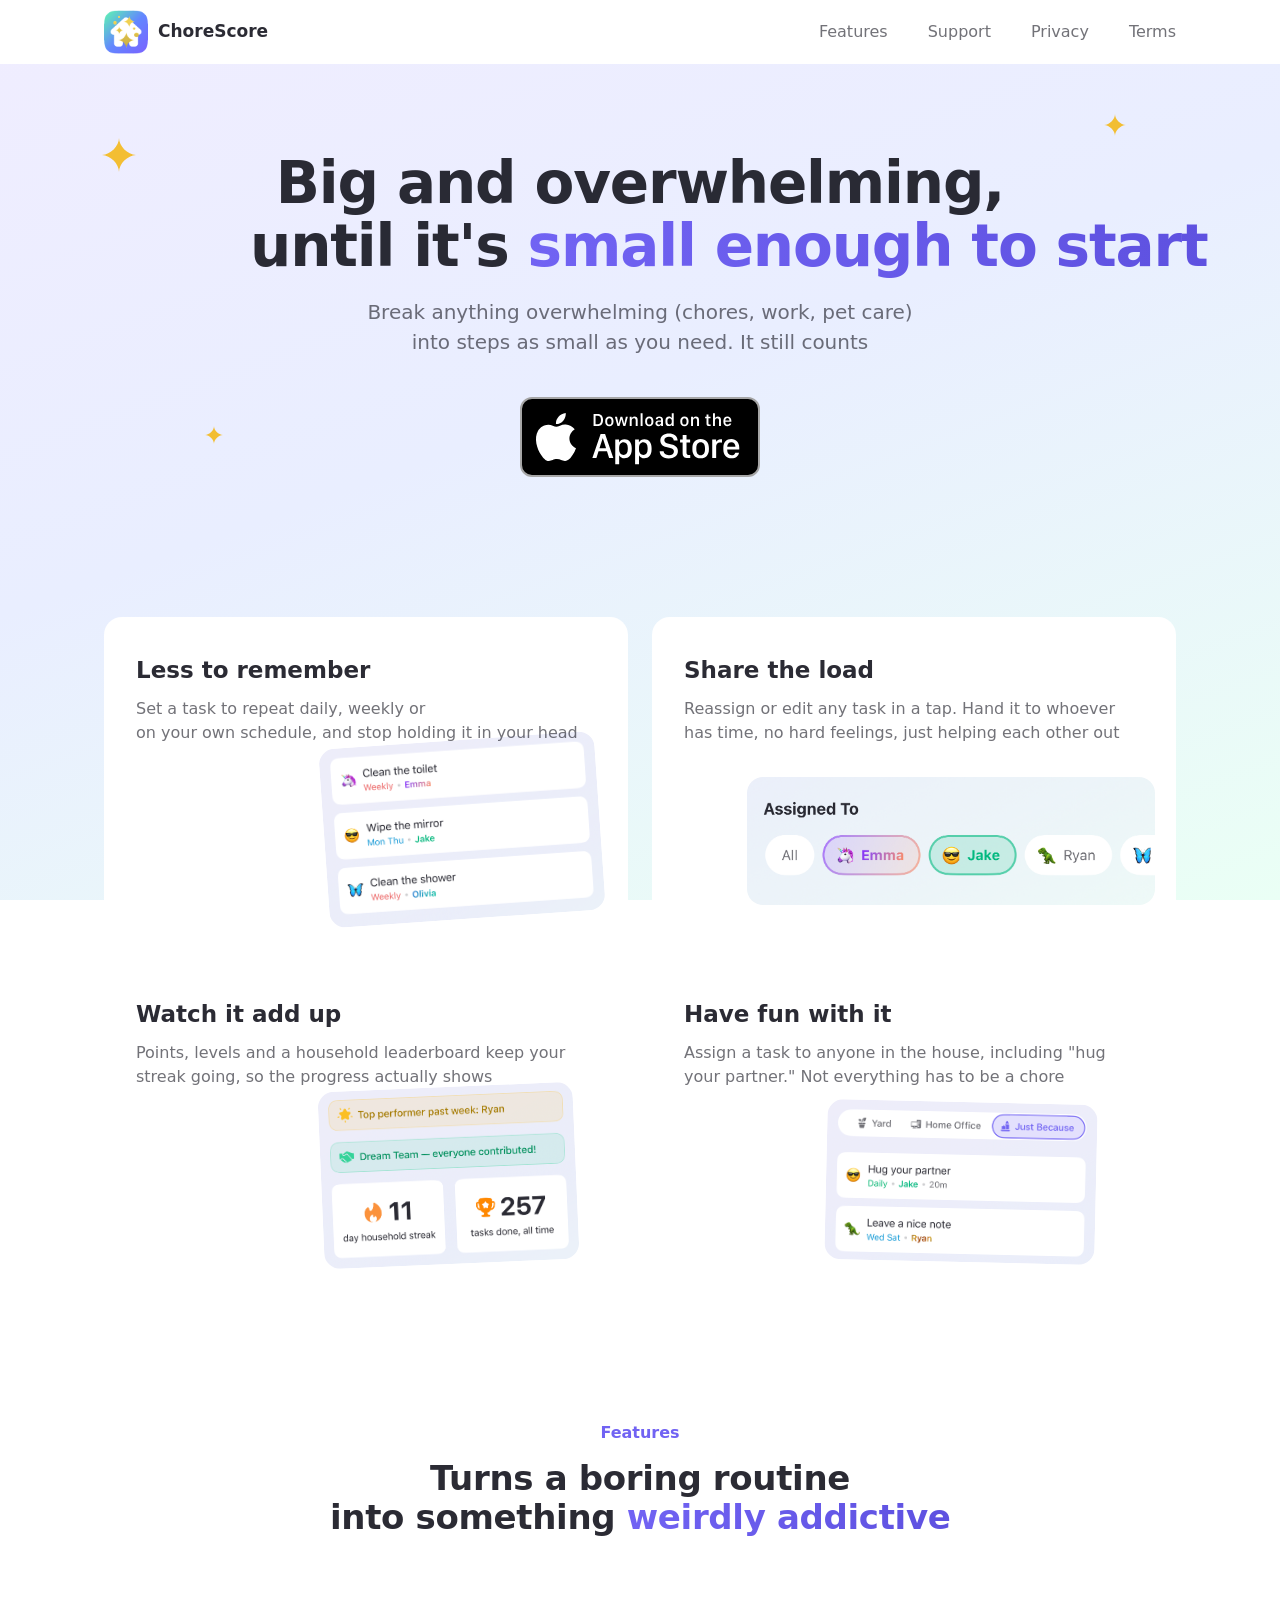
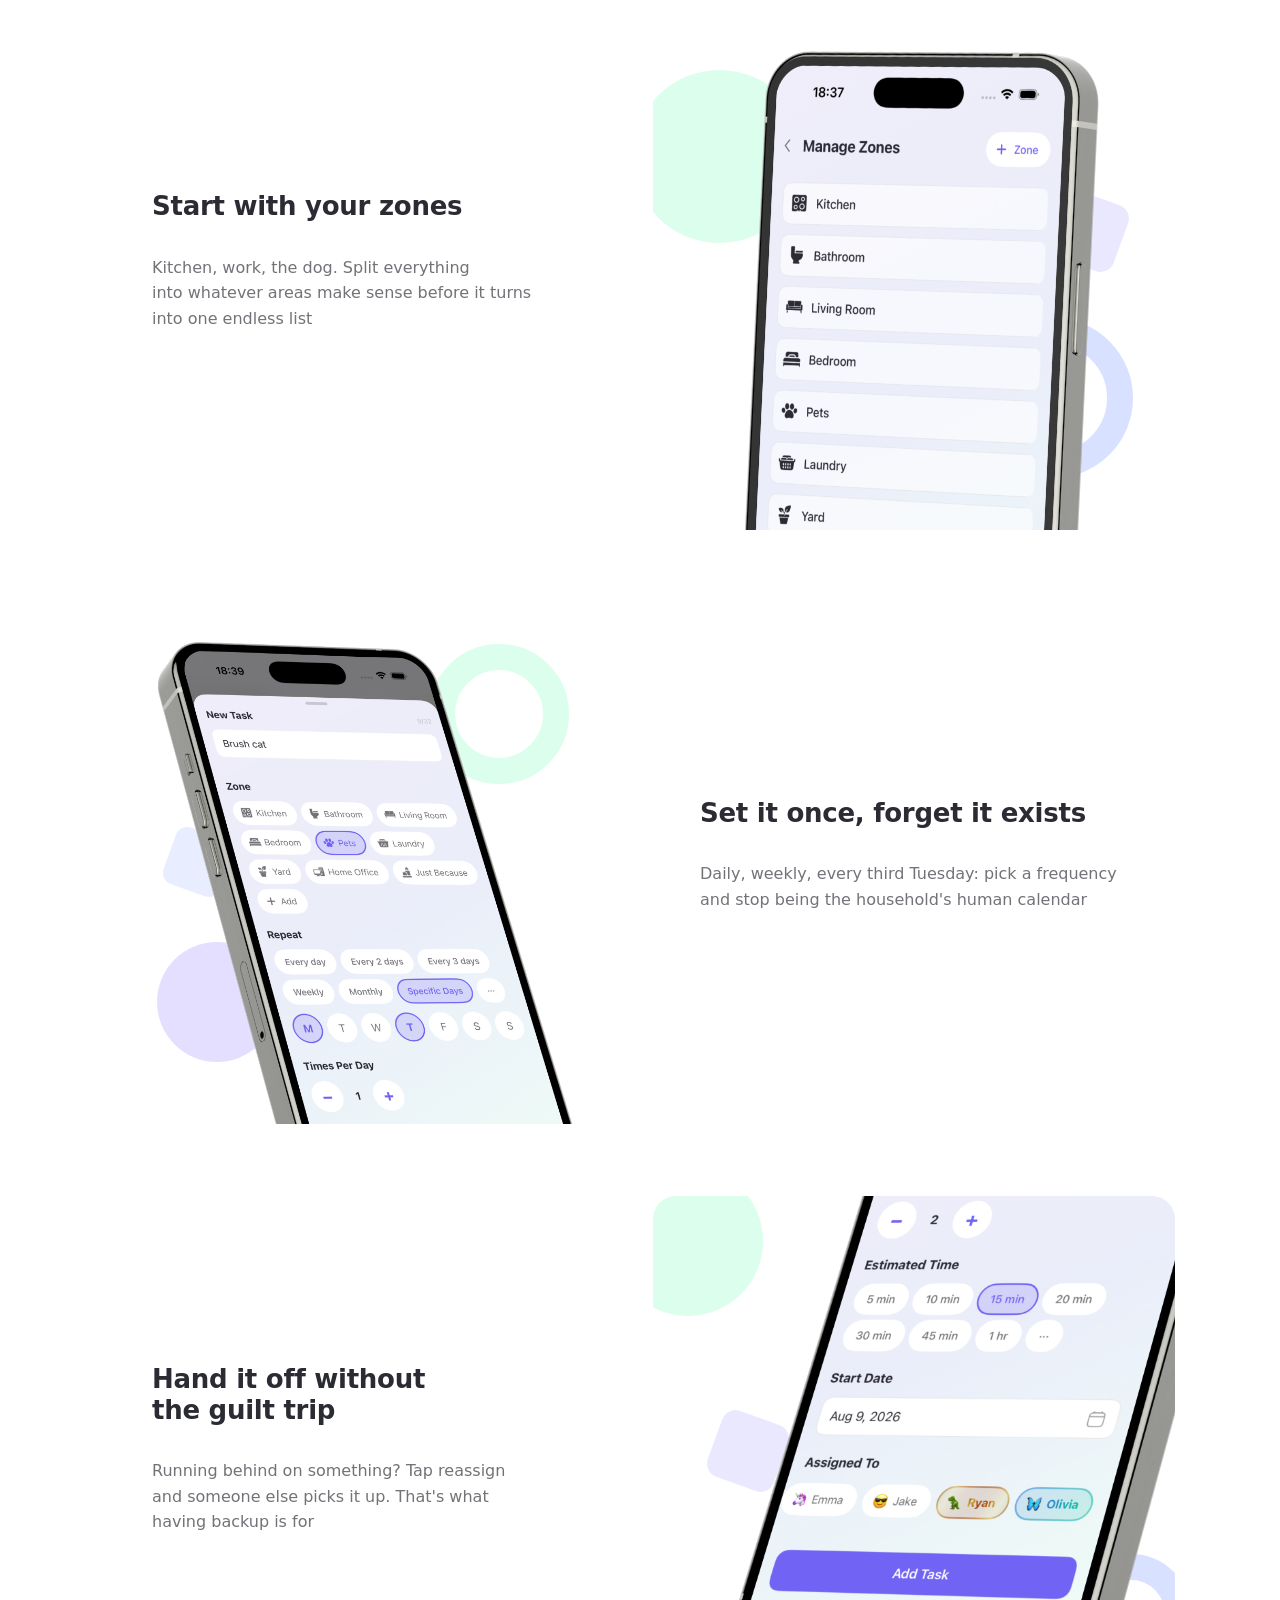
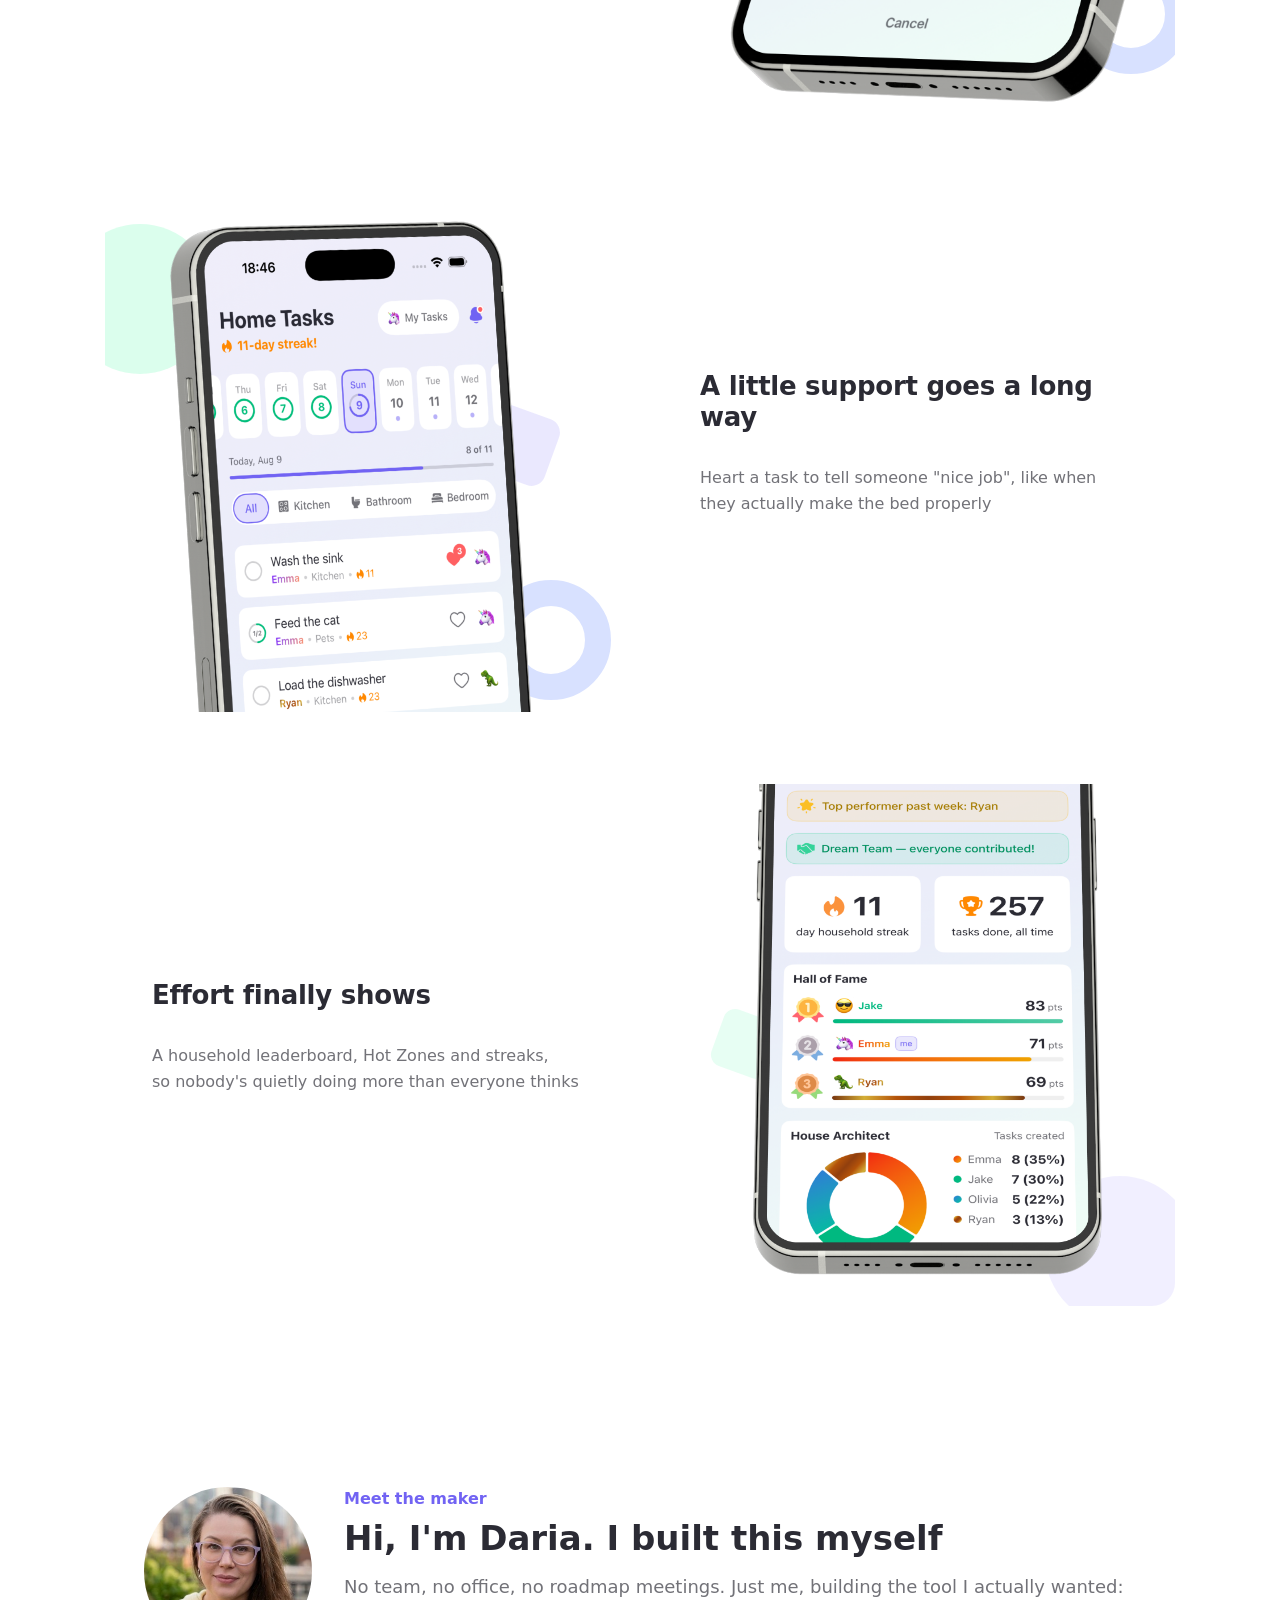
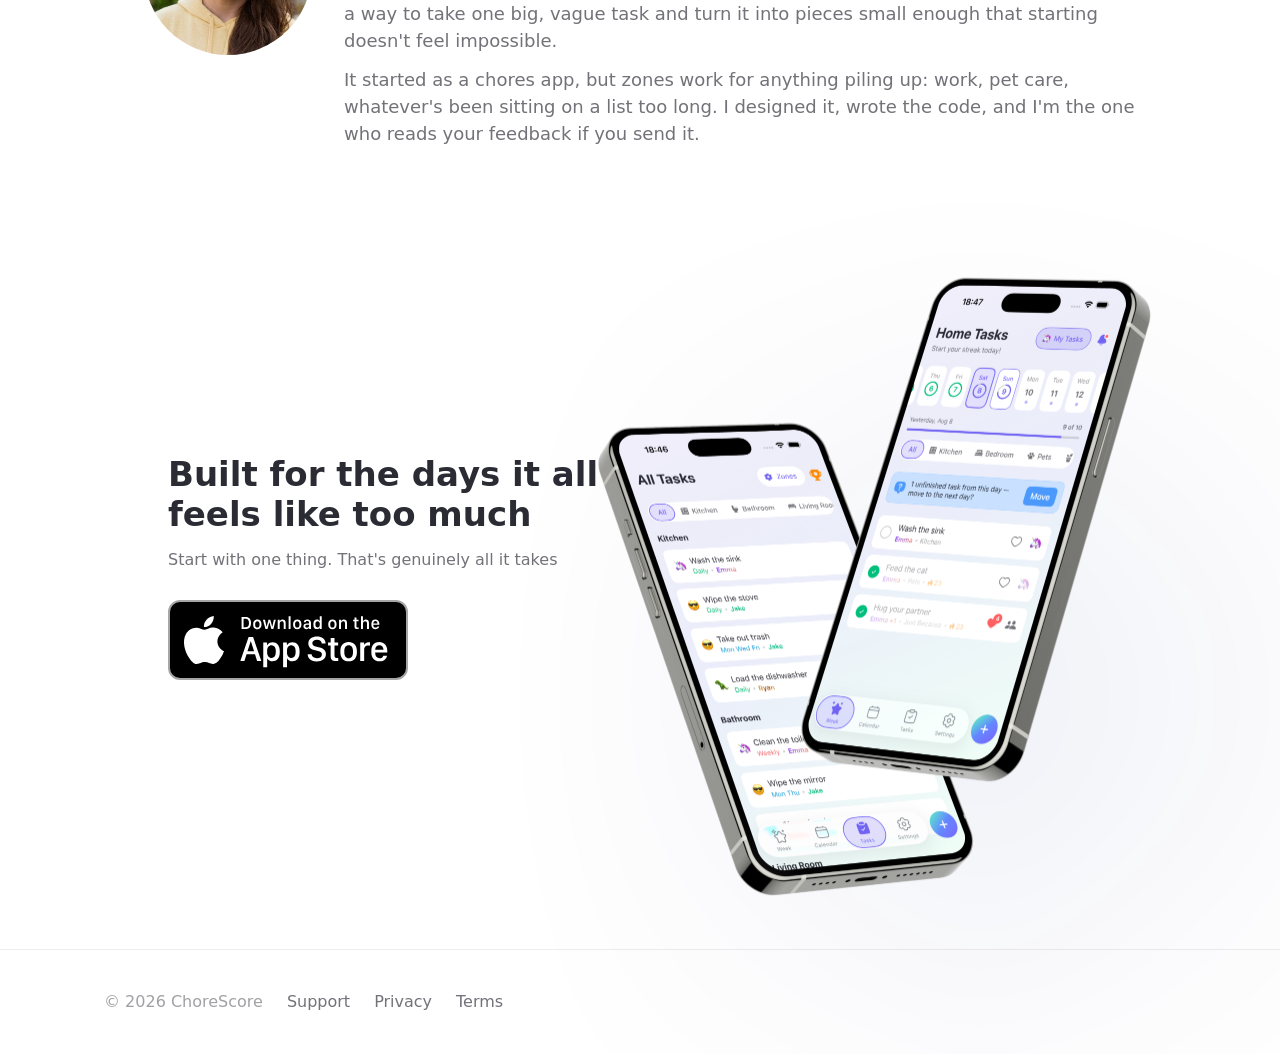
<file: index.html>
<!DOCTYPE html>
<html lang="en">
<head>
<meta charset="UTF-8">
<meta name="viewport" content="width=device-width, initial-scale=1.0">
<title>ChoreScore: break big tasks into pieces you can actually start</title>
<meta name="description" content="Split anything overwhelming (chores, work, pet care) into steps as small as you need. Zones, points and streaks. Built solo, available now on iOS.">
<link rel="icon" href="assets/favicon-32.png?v=3">
<link rel="apple-touch-icon" href="assets/icon-180.png">
<link rel="stylesheet" href="assets/styles.css?v=28">
</head>
<body>

<svg style="display:none">
  <defs>
    <symbol id="i-star" viewBox="0 0 24 24" fill="none" stroke="currentColor" stroke-width="1.8" stroke-linecap="round" stroke-linejoin="round"><path d="M12 3.5l2.5 5.4 5.9.7-4.3 4.1 1.1 5.8-5.2-2.9-5.2 2.9 1.1-5.8-4.3-4.1 5.9-.7z"/></symbol>
    <symbol id="i-calendar" viewBox="0 0 24 24" fill="none" stroke="currentColor" stroke-width="1.8" stroke-linecap="round" stroke-linejoin="round"><rect x="3.5" y="5" width="17" height="16" rx="3"/><path d="M3.5 10h17M8 3v4M16 3v4"/></symbol>
    <symbol id="i-clipboard" viewBox="0 0 24 24" fill="none" stroke="currentColor" stroke-width="1.8" stroke-linecap="round" stroke-linejoin="round"><rect x="5" y="4.5" width="14" height="17" rx="2.5"/><path d="M9 4a1.5 1.5 0 011.5-1.5h3A1.5 1.5 0 0115 4v1H9zM8.5 13l2.2 2.2L15.5 11"/></symbol>
    <symbol id="i-gear" viewBox="0 0 24 24" fill="none" stroke="currentColor" stroke-width="1.8" stroke-linecap="round" stroke-linejoin="round"><circle cx="12" cy="12" r="3.2"/><path d="M12 3.5v2.4M12 18.1v2.4M20.5 12h-2.4M5.9 12H3.5M17.7 6.3l-1.7 1.7M8 16l-1.7 1.7M17.7 17.7L16 16M8 8L6.3 6.3"/></symbol>
    <symbol id="i-plus" viewBox="0 0 24 24" fill="none" stroke="#fff" stroke-width="2.2" stroke-linecap="round"><path d="M12 5v14M5 12h14"/></symbol>
    <symbol id="i-heart" viewBox="0 0 24 24" fill="none" stroke="currentColor" stroke-width="1.8" stroke-linecap="round" stroke-linejoin="round"><path d="M12 20s-7.5-4.7-9.8-9.4C.8 7.2 2.6 4 6 4c2 0 3.4 1 6 3.6C14.6 5 16 4 18 4c3.4 0 5.2 3.2 3.8 6.6C19.5 15.3 12 20 12 20z"/></symbol>
    <symbol id="i-zone" viewBox="0 0 24 24" fill="none" stroke="currentColor" stroke-width="1.8" stroke-linecap="round" stroke-linejoin="round"><path d="M4 11l8-6.5L20 11"/><path d="M6 10v9a1 1 0 001 1h10a1 1 0 001-1v-9"/></symbol>
    <symbol id="i-arrow-up" viewBox="0 0 24 24" fill="none" stroke="currentColor" stroke-width="2.2" stroke-linecap="round" stroke-linejoin="round"><path d="M5 15l7-7 7 7"/></symbol>
  </defs>
</svg>

<nav class="site-nav">
  <div class="wrap">
    <a class="brand" href="#top">
      <img src="assets/icon-mark-120.png" alt="ChoreScore icon">
      <span class="brand-name">ChoreScore</span>
    </a>
    <div class="nav-right">
      <div class="nav-links">
        <a href="#showcase">Features</a>
        <a href="support.html">Support</a>
        <a href="privacy.html">Privacy</a>
        <a href="terms.html">Terms</a>
      </div>
      <button class="nav-burger" type="button" aria-label="Menu" aria-expanded="false">
        <svg class="burger-icon" width="24" height="24" viewBox="0 0 24 24" fill="none"><path d="M4 5H20M4 12H20M4 19H20" stroke="currentColor" stroke-width="2" stroke-linecap="round" stroke-linejoin="round"/></svg>
        <svg class="close-icon" width="24" height="24" viewBox="0 0 24 24" fill="none"><path d="M18 6L6 18M6 6L18 18" stroke="currentColor" stroke-width="2" stroke-linecap="round" stroke-linejoin="round"/></svg>
      </button>
    </div>
  </div>
</nav>

<header class="hero" id="top">
  <div class="sparkle" style="top:18%; left:8%; width:34px; height:34px; animation-delay:0.4s;">
    <svg viewBox="0 0 40 40" fill="currentColor"><path d="M20 40c0-9.6-10-19.6-20-20 10-0.4 20-10.4 20-20 0 9.6 10 19.6 20 20-10 0.4-20 10.4-20 20Z"/></svg>
  </div>
  <div class="sparkle" style="top:12%; right:12%; width:22px; height:22px; animation-delay:1.6s;">
    <svg viewBox="0 0 40 40" fill="currentColor"><path d="M20 40c0-9.6-10-19.6-20-20 10-0.4 20-10.4 20-20 0 9.6 10 19.6 20 20-10 0.4-20 10.4-20 20Z"/></svg>
  </div>
  <div class="sparkle" style="bottom:8%; left:16%; width:18px; height:18px; animation-delay:0.9s;">
    <svg viewBox="0 0 40 40" fill="currentColor"><path d="M20 40c0-9.6-10-19.6-20-20 10-0.4 20-10.4 20-20 0 9.6 10 19.6 20 20-10 0.4-20 10.4-20 20Z"/></svg>
  </div>

  <div class="wrap">
    <h1>Big and overwhelming, <span class="until-loose">until </span><span class="no-split"><span class="until-joined">until </span>it's <span class="accent">small enough to start</span></span></h1>
    <p class="subhead">Break anything overwhelming (chores, work, <span class="no-split">pet care</span>) into steps <span class="no-split">as small</span> <span class="no-split">as you need.</span> <span class="no-split">It still counts</span></p>
    <div class="hero-cta">
      <a href="https://apps.apple.com/us/app/chorescore-beat-the-mess/id6801770118" target="_blank" rel="noopener">
        <img class="store-pill" src="assets/appstore-download.svg" alt="Download on the App Store">
      </a>
    </div>
  </div>
</header>

<section id="features">
  <div class="wrap">
    <div class="feature-grid-4">
      <div class="feature-card reveal">
        <div class="fc-copy">
          <h3>Less to remember</h3>
          <p>Set a task to repeat daily, weekly or <span class="no-split">on your own schedule,</span> <span class="no-split">and stop</span> <span class="no-split">holding it</span> <span class="no-split">in your head</span></p>
        </div>
        <img class="fc-shot corner" src="assets/perks/perk1.png" alt="Task cards showing Weekly and Mon Thu repeat schedules">
      </div>
      <div class="feature-card reveal" style="transition-delay:0.05s">
        <div class="fc-copy">
          <h3>Share the load</h3>
          <p>Reassign or edit any task <span class="no-split">in a tap</span>. <span class="no-split">Hand it</span> <span class="no-split">to whoever</span> <span class="no-split">has time</span>, <span class="no-split">no hard</span> feelings, just helping <span class="no-split">each other out</span></p>
        </div>
        <img class="fc-shot" src="assets/perks/perk2.png" alt="Assigned To row showing Emma and Jake selected">
      </div>
      <div class="feature-card reveal" style="transition-delay:0.1s">
        <div class="fc-copy">
          <h3>Watch it add up</h3>
          <p>Points, levels and <span class="no-split">a household</span> leaderboard keep your streak going, <span class="no-split">so the progress</span> <span class="no-split">actually shows</span></p>
        </div>
        <img class="fc-shot tilt-3" src="assets/perks/perk3.png" alt="Top performer and Dream Team banners with streak and all-time stats">
      </div>
      <div class="feature-card reveal" style="transition-delay:0.15s">
        <div class="fc-copy">
          <h3>Have fun with it</h3>
          <p>Assign a task to anyone <span class="no-split">in the house,</span> including "hug your partner." Not everything <span class="no-split">has to be a chore</span></p>
        </div>
        <img class="fc-shot tilt-4" src="assets/perks/perk4.png" alt="Just Because zone tasks including Hug your partner">
      </div>
    </div>
  </div>
</section>


<section id="showcase">
  <div class="wrap">
    <div class="section-head reveal">
      <span class="eyebrow">Features</span>
      <h2>Turns a boring routine <span class="no-split">into something <span class="grad-text">weirdly addictive</span></span></h2>
    </div>

    <div class="feature-row reveal">
      <div class="fr-text">
        <h3>Start with your zones</h3>
        <p>Kitchen, work, the dog. Split everything <span class="no-split">into whatever</span> areas make sense before <span class="no-split">it turns</span> <span class="no-split">into one</span> <span class="no-split">endless list</span></p>
      </div>
      <div class="fr-visual">
        <div class="fr-backdrop fr-backdrop-mint">
          <div class="fr-shape circle" style="width:173px;height:173px;top:62px;left:-20px;background:#5EF9B0;opacity:0.225;"></div>
          <div class="fr-shape ring" style="width:160px;height:160px;bottom:10%;right:8%;color:#6388FF;opacity:0.25;"></div>
          <div class="fr-shape square" style="width:70px;height:70px;top:36%;right:10%;background:#7163F3;opacity:0.15;"></div>
          <img class="fr-shot fr-shot-1" src="assets/feats/feat1.png" alt="Zones list showing Kitchen, Bathroom, Living Room and more">
        </div>
      </div>
    </div>

    <div class="feature-row reverse reveal">
      <div class="fr-text">
        <h3>Set it once, forget it exists</h3>
        <p>Daily, weekly, every third Tuesday: pick <span class="no-split">a frequency</span> <span class="no-split">and stop</span> being <span class="no-split">the household's</span> <span class="no-split">human calendar</span></p>
      </div>
      <div class="fr-visual">
        <div class="fr-backdrop fr-backdrop-purple">
          <div class="fr-shape ring" style="width:140px;height:140px;top:8%;right:58px;color:#5EF9B0;opacity:0.225;"></div>
          <div class="fr-shape circle" style="width:120px;height:120px;bottom:12%;left:10%;background:#7B61FF;opacity:0.2;"></div>
          <div class="fr-shape square" style="width:60px;height:60px;top:44%;left:12%;background:#6388FF;opacity:0.15;"></div>
          <img class="fr-shot fr-shot-2" src="assets/feats/feat2.png" alt="New Task form with repeat schedule and times per day">
        </div>
      </div>
    </div>
    <div class="feature-row reveal">
      <div class="fr-text">
        <h3>Hand it off without <span class="no-split">the guilt trip</span></h3>
        <p>Running behind on something? Tap reassign <span class="no-split">and someone else</span> <span class="no-split">picks it up.</span> <span class="no-split">That's what</span> <span class="no-split">having backup is for</span></p>
      </div>
      <div class="fr-visual">
        <div class="fr-backdrop fr-backdrop-mint">
          <div class="fr-shape circle" style="width:150px;height:150px;top:-30px;left:-40px;background:#5EF9B0;opacity:0.225;"></div>
          <div class="fr-shape ring" style="width:120px;height:120px;bottom:44px;right:-16px;color:#6388FF;opacity:0.25;"></div>
          <div class="fr-shape square" style="width:70px;height:70px;top:42%;left:60px;background:#7163F3;opacity:0.15;"></div>
          <img class="fr-shot fr-shot-3" src="assets/feats/feat3.png" alt="Reassign to row showing Anya, Misha and Kid chips">
        </div>
      </div>
    </div>
    <div class="feature-row reverse reveal">
      <div class="fr-text">
        <h3>A little support goes a long way</h3>
        <p>Heart a task to tell someone "nice job", like when they actually make <span class="no-split">the bed properly</span></p>
      </div>
      <div class="fr-visual">
        <div class="fr-backdrop fr-backdrop-mint">
          <div class="fr-shape circle" style="width:150px;height:150px;top:34px;left:-40px;background:#5EF9B0;opacity:0.225;"></div>
          <div class="fr-shape ring" style="width:120px;height:120px;bottom:12px;right:16px;color:#6388FF;opacity:0.25;"></div>
          <div class="fr-shape square" style="width:70px;height:70px;top:42%;right:14%;background:#7163F3;opacity:0.15;"></div>
          <img class="fr-shot fr-shot-4" src="assets/feats/feat4.png" alt="Task cards with a liked heart on Made the bed">
        </div>
      </div>
    </div>
    <div class="feature-row reveal">
      <div class="fr-text">
        <h3>Effort finally shows</h3>
        <p>A household leaderboard, Hot Zones <span class="no-split">and streaks,</span> <span class="no-split">so nobody's</span> quietly doing more than <span class="no-split">everyone thinks</span></p>
      </div>
      <div class="fr-visual">
        <div class="fr-backdrop fr-backdrop-purple">
          <div class="fr-shape circle" style="width:150px;height:150px;bottom:-20px;right:-20px;background:#7B61FF;opacity:0.1;"></div>
          <div class="fr-shape square" style="width:60px;height:60px;top:44%;left:12%;background:#5EF9B0;opacity:0.15;"></div>
          <img class="fr-shot fr-shot-5" src="assets/feats/feat5.png" alt="Hall of Fame leaderboard with Hot Zones progress bars">
        </div>
      </div>
    </div>
  </div>
</section>

<section id="founder">
  <div class="wrap">
    <div class="founder reveal">
      <div class="founder-photo">
        <img src="assets/founder.jpg" alt="Daria, the person who builds ChoreScore">
      </div>
      <div class="founder-copy">
        <div class="founder-copy-head">
          <span class="eyebrow">Meet the maker</span>
          <h2>Hi, I'm Daria. I built this myself</h2>
        </div>
        <div class="founder-copy-body">
          <p>No team, no office, no roadmap meetings. Just me, building the tool <span class="no-split">I actually wanted</span>: <span class="no-split">a way</span> <span class="no-split">to take</span> <span class="no-split">one big,</span> vague task <span class="no-split">and turn it</span> <span class="no-split">into pieces</span> small enough that starting <span class="no-split">doesn't feel impossible.</span></p>
          <p>It started as a chores app, but zones work for anything piling up: work, pet care, whatever's been sitting <span class="no-split">on a list</span> too long. <span class="no-split">I designed it,</span> <span class="no-split">wrote the code,</span> <span class="no-split">and I'm the one</span> <span class="no-split">who reads</span> <span class="no-split">your feedback</span> <span class="no-split">if you send it.</span></p>
        </div>
      </div>
    </div>
  </div>
</section>

<section>
  <div class="wrap">
    <div class="final-cta reveal">
      <div class="fc-text">
        <h2>Built <span class="no-split">for the days</span> it all <span class="no-split">feels like</span> <span class="no-split">too much</span></h2>
        <p>Start <span class="no-split">with one thing.</span> <span class="no-split">That's genuinely</span> <span class="no-split">all it takes</span></p>
        <a href="https://apps.apple.com/us/app/chorescore-beat-the-mess/id6801770118" target="_blank" rel="noopener">
          <img class="store-pill" src="assets/appstore-download.svg" alt="Download on the App Store">
        </a>
      </div>
      <div class="fc-visual"></div>
      <div class="banner-shot-wrap">
        <div class="fc-shadow-clip">
          <div class="fc-shadow"></div>
        </div>
        <div class="banner-shot-crop">
          <img class="banner-shot" src="assets/banner.png" alt="ChoreScore app screens with App Store button">
        </div>
      </div>
    </div>
  </div>
</section>

<footer>
  <div class="wrap">
    <div class="footer-left">
      <span class="footer-copy">© 2026 ChoreScore</span>
      <div class="footer-links">
        <a href="support.html">Support</a>
        <a href="privacy.html">Privacy</a>
        <a href="terms.html">Terms</a>
      </div>
    </div>
  </div>
</footer>

<button class="to-top" type="button" aria-label="Scroll to top">
  <svg><use href="#i-arrow-up"></use></svg>
</button>

<script src="assets/script.js?v=3"></script>
</body>
</html>
</file>
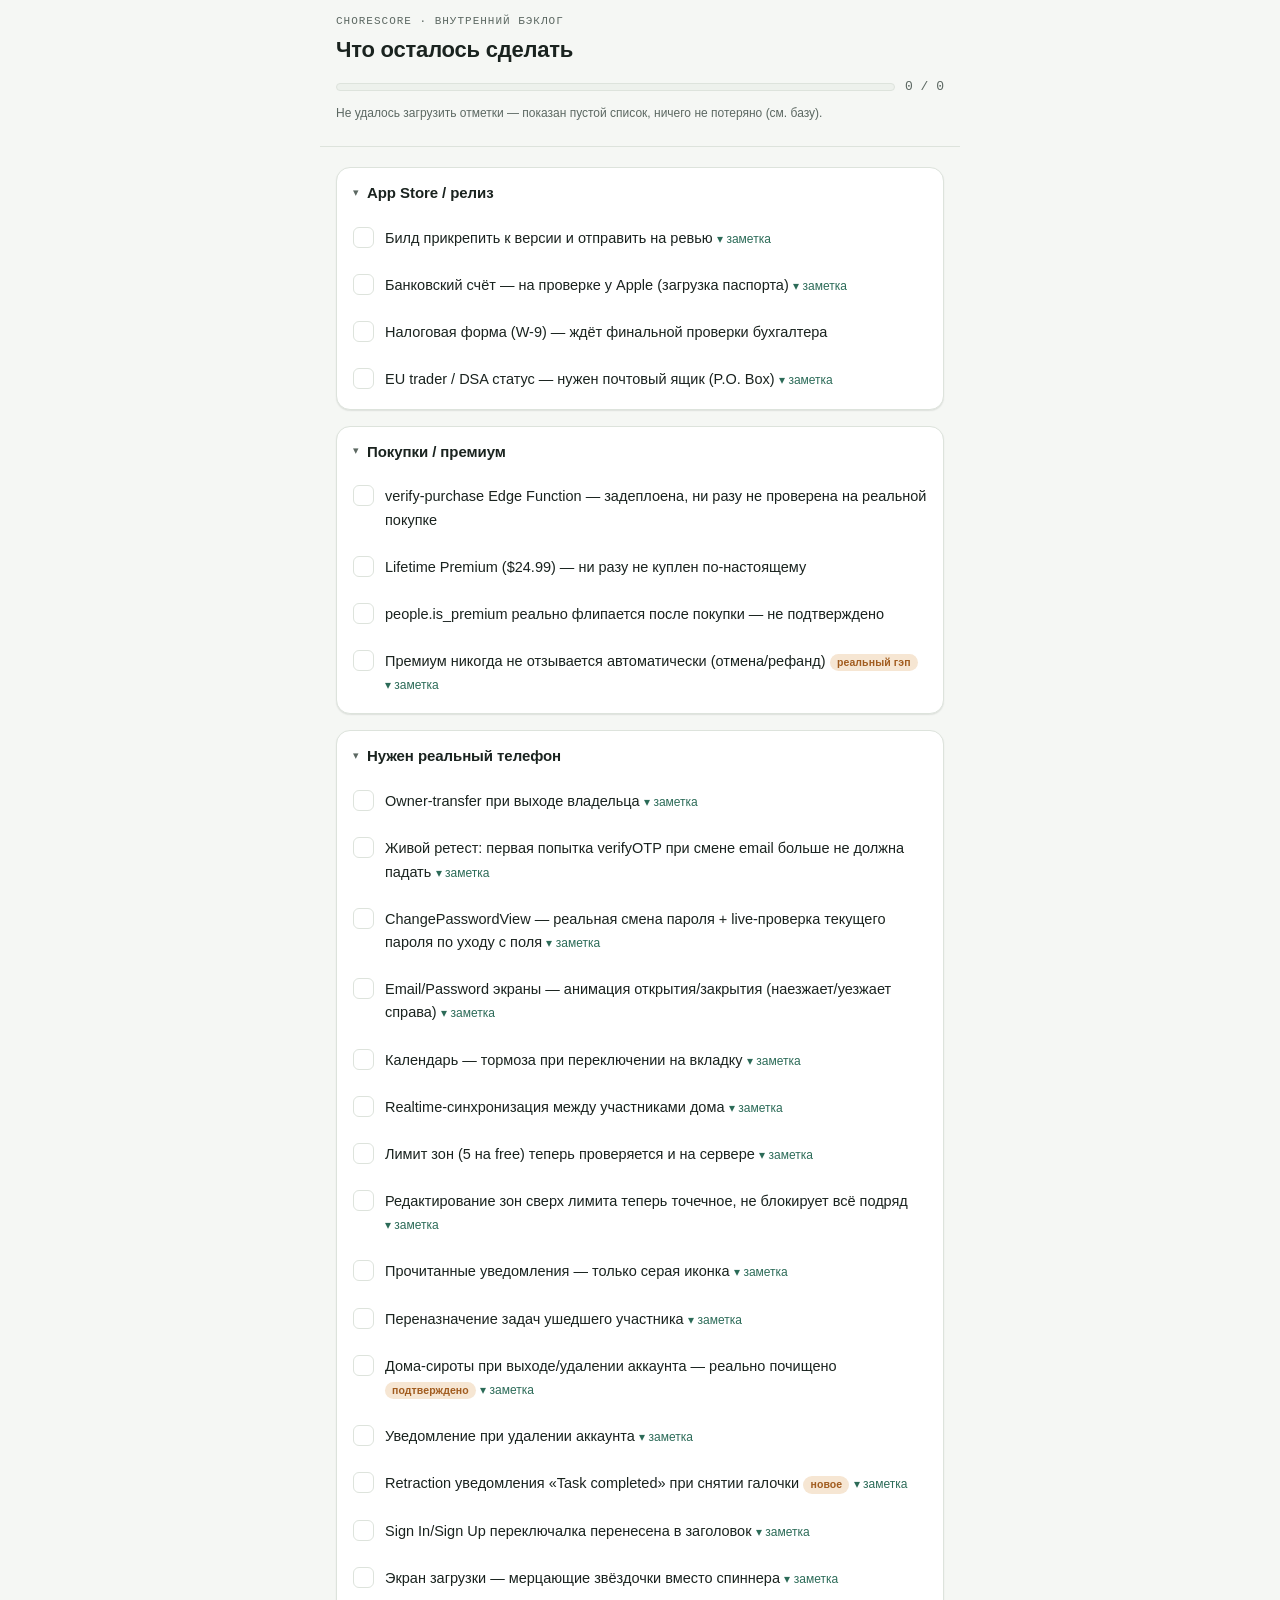
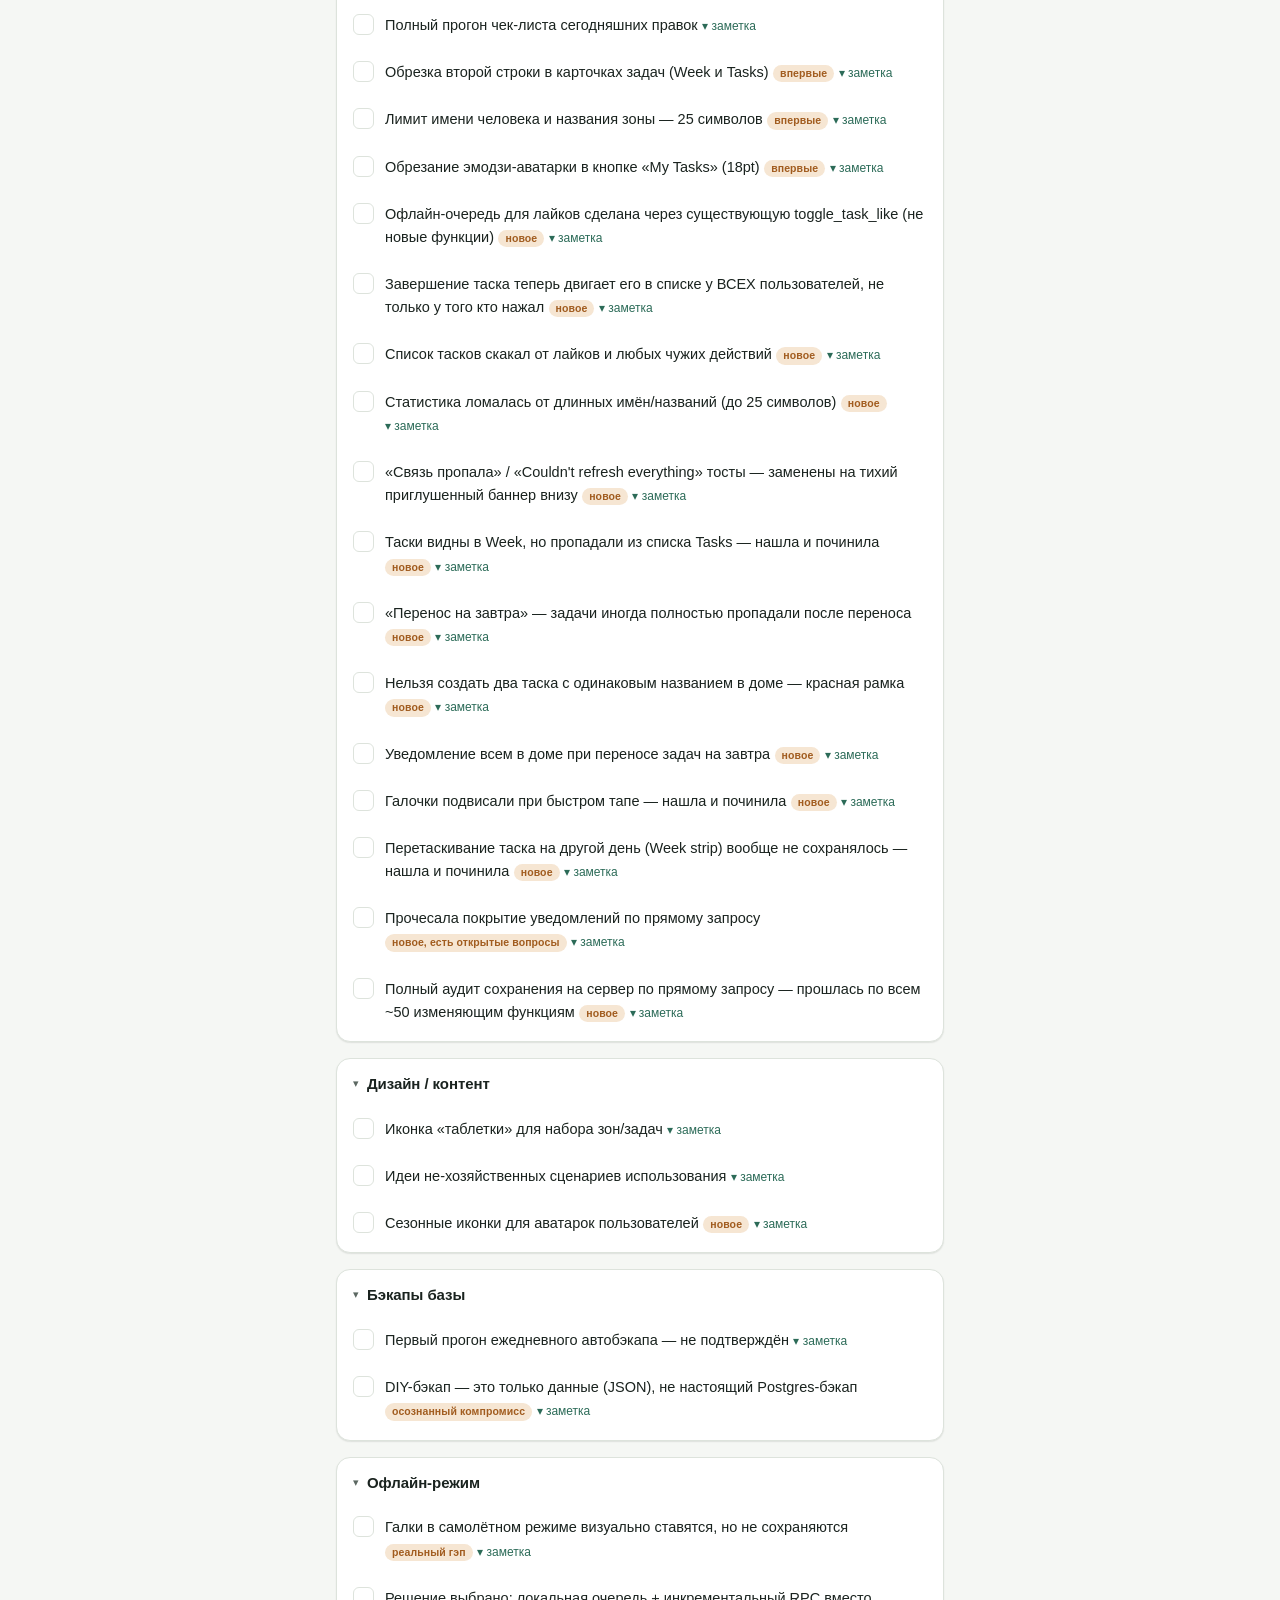
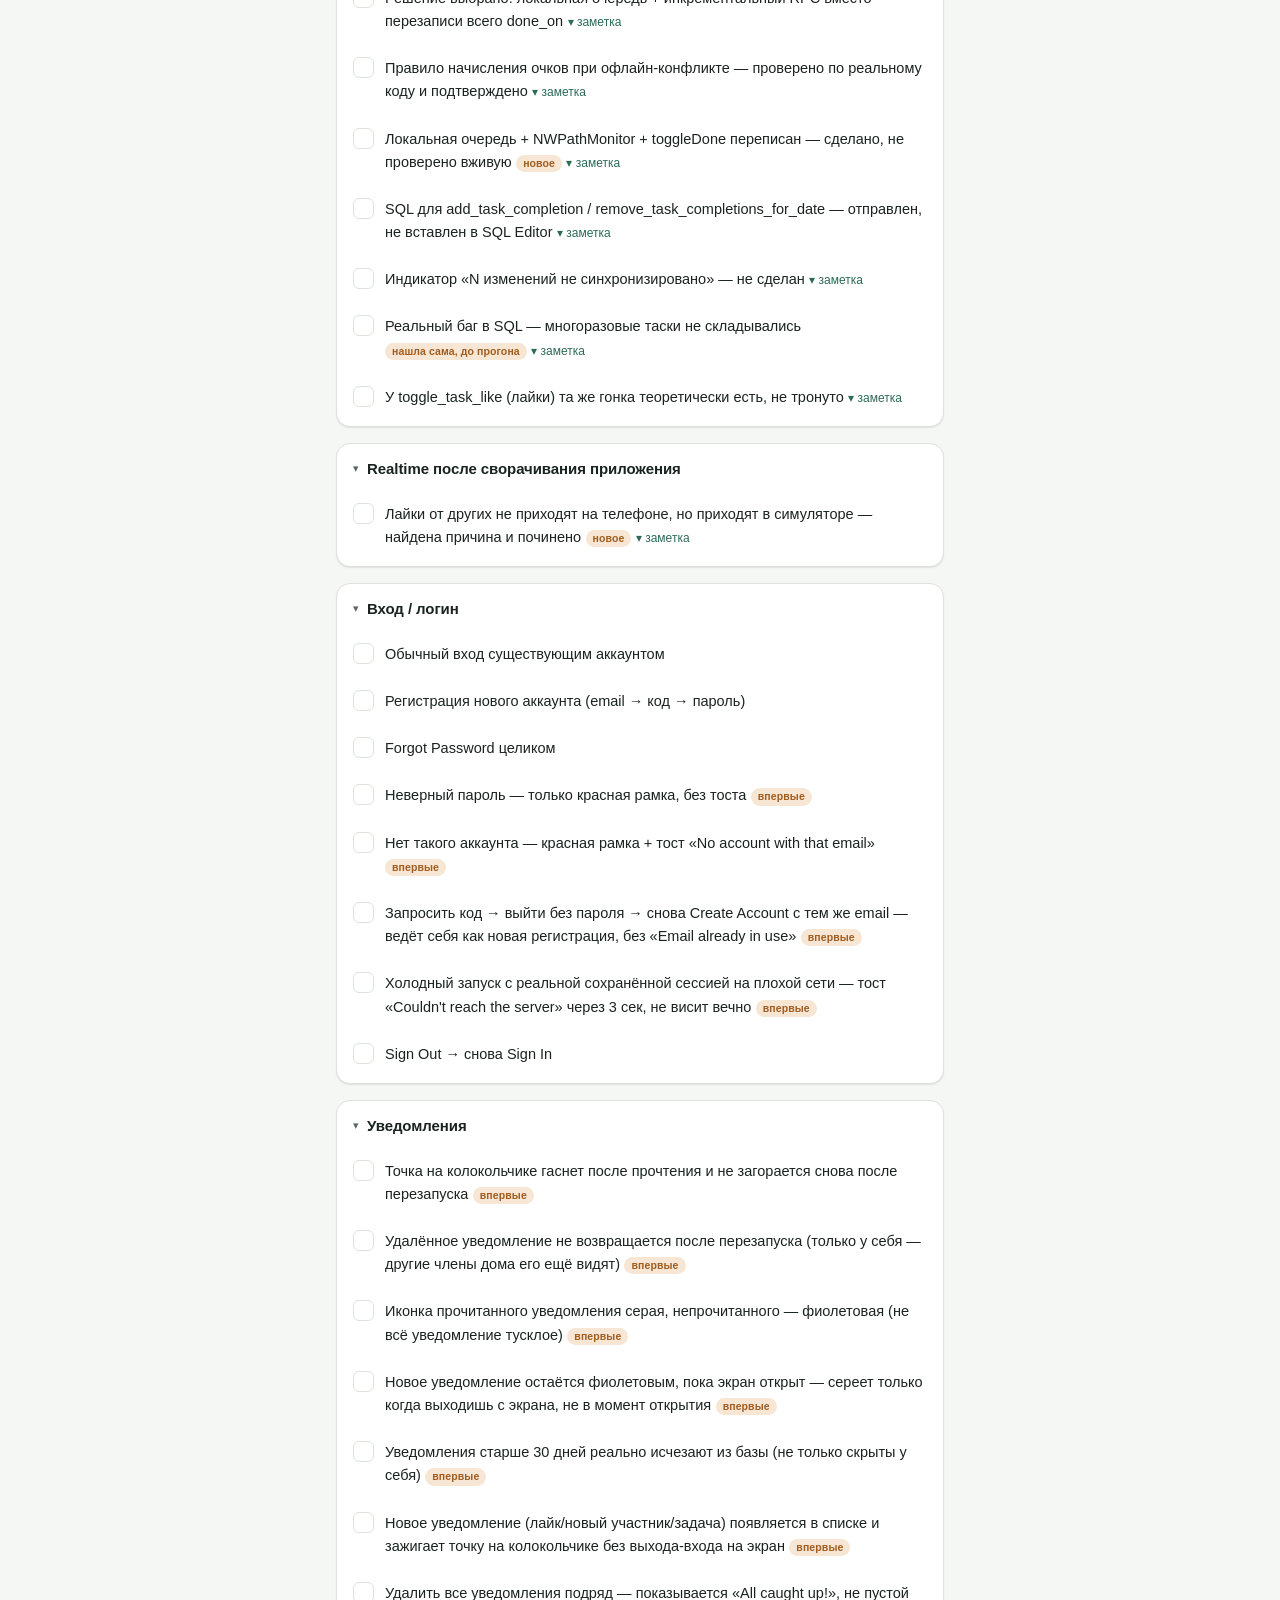
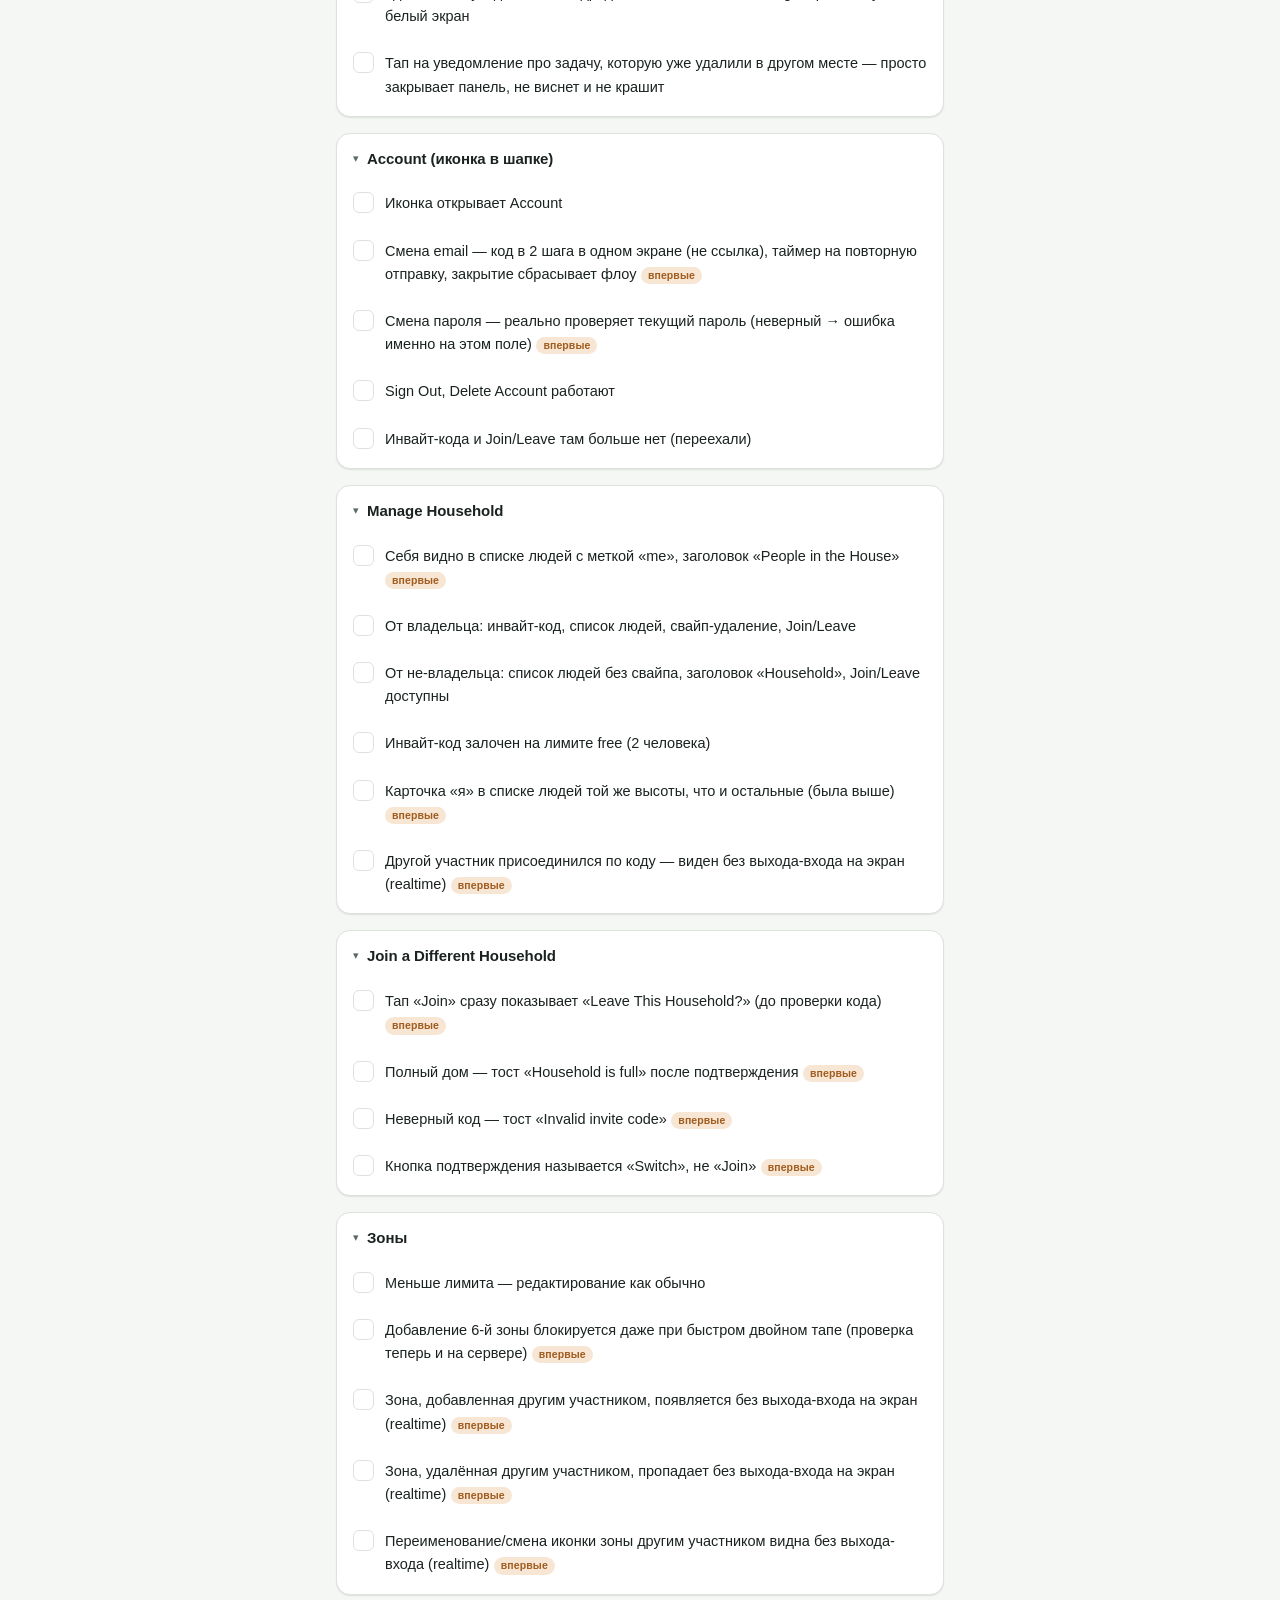
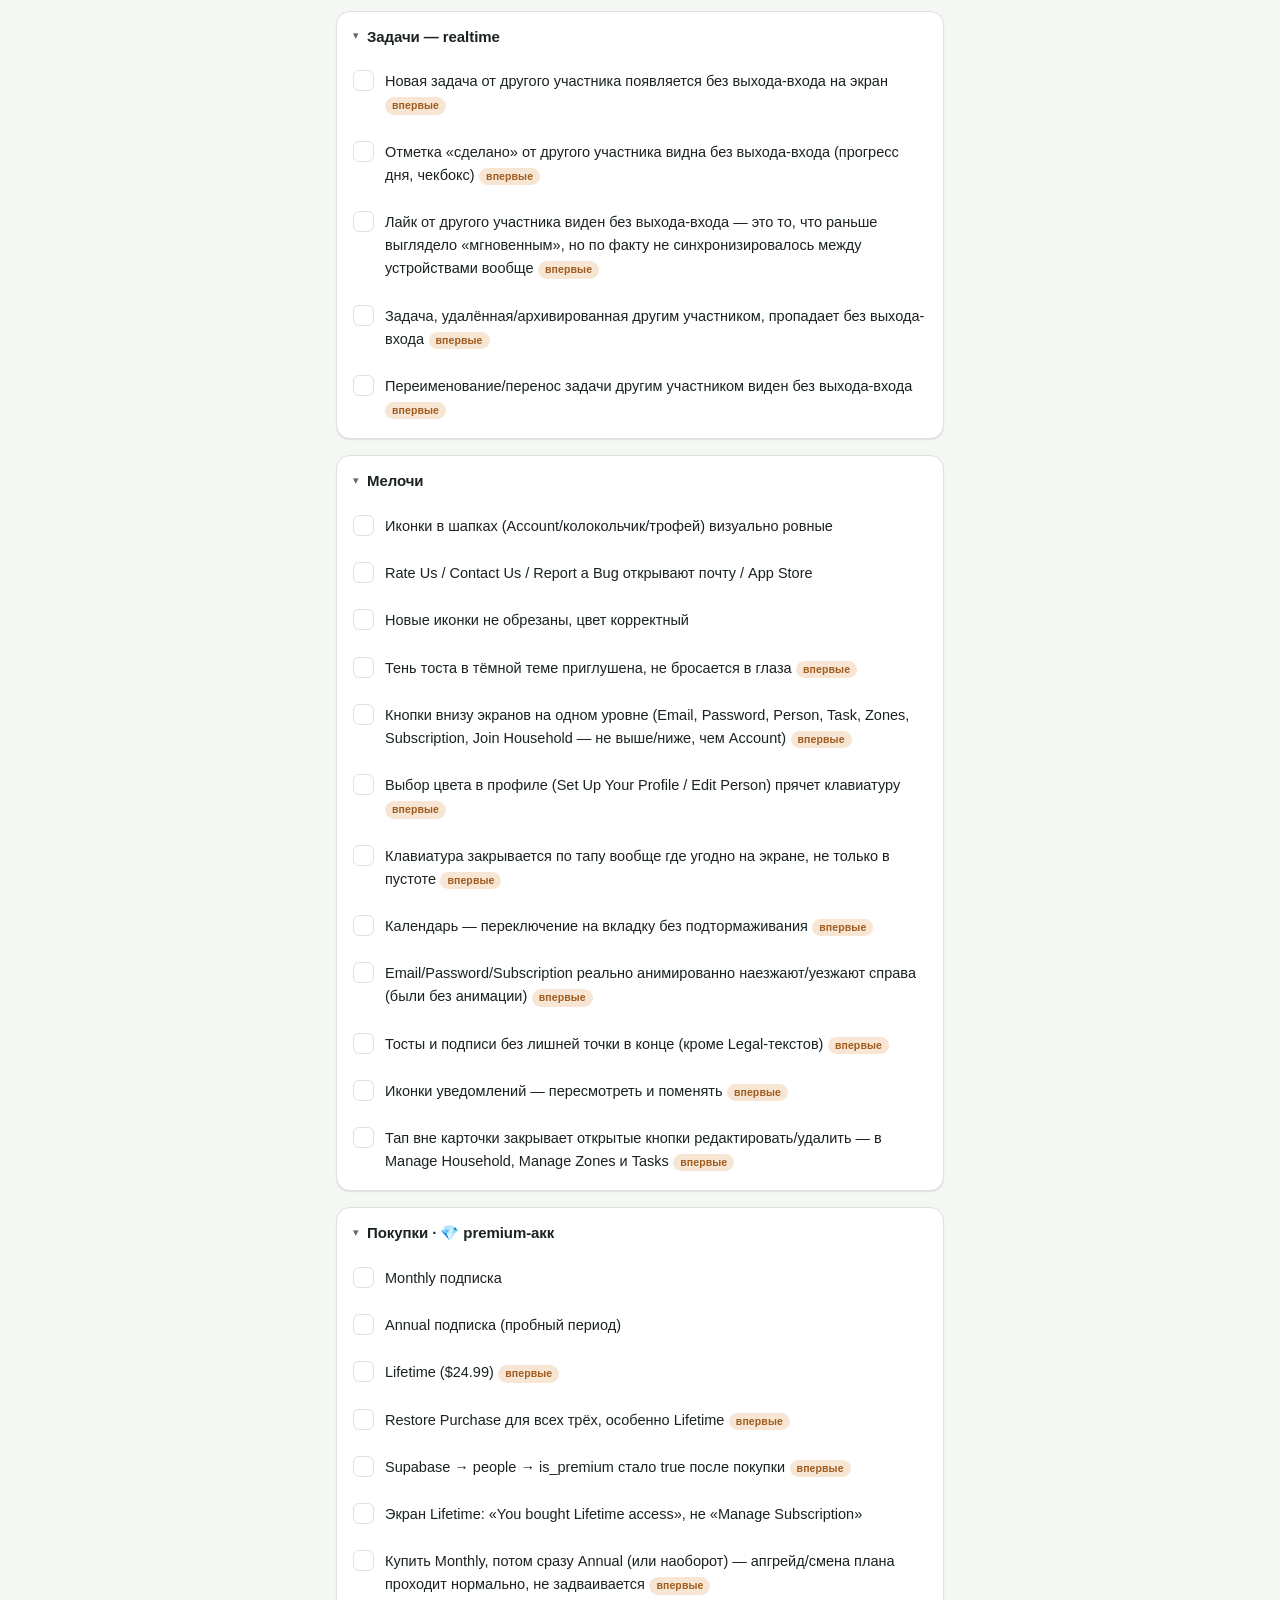
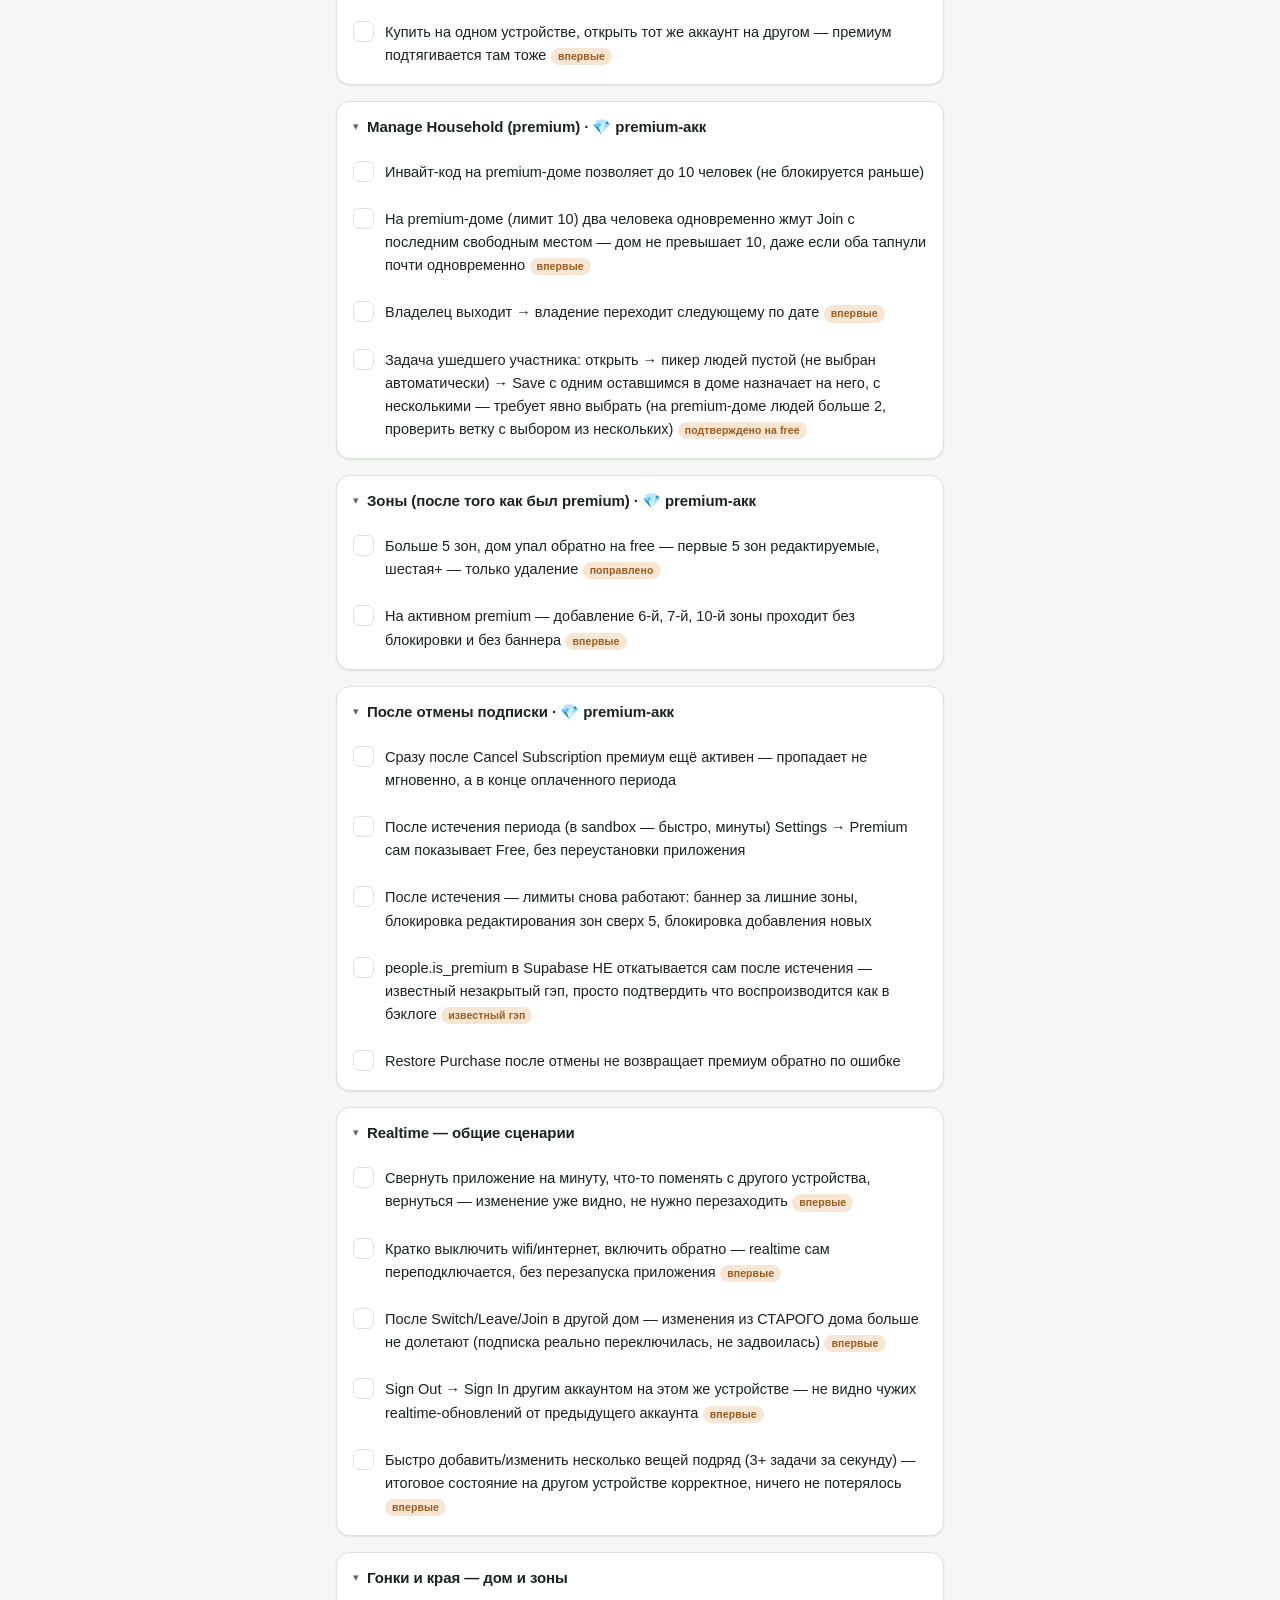
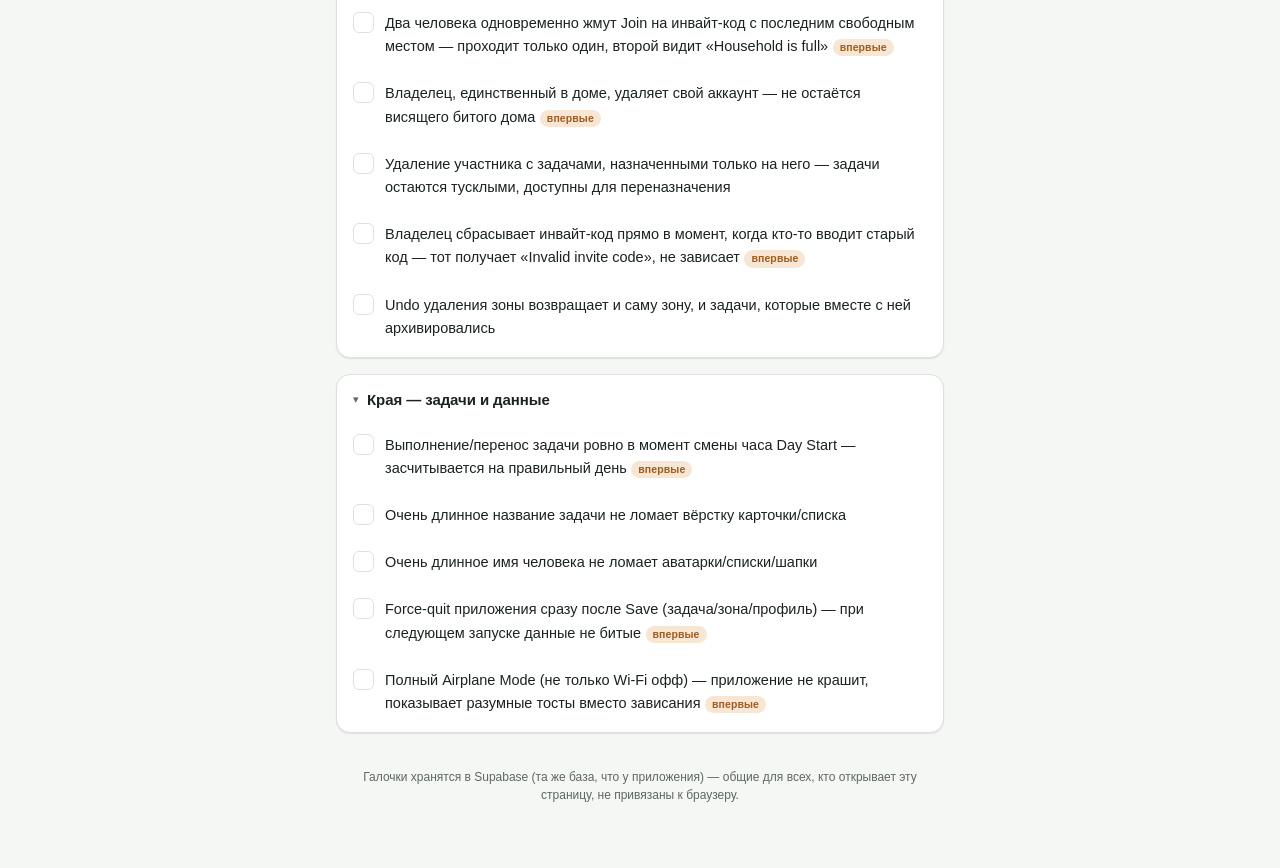
<file: backlog.html>
<!doctype html>
<html lang="ru">
<head>
<meta charset="utf-8">
<meta name="viewport" content="width=device-width,initial-scale=1">
<meta name="robots" content="noindex, nofollow">
<title>ChoreScore Backlog</title>
<style>
  :root {
    --bg: #f5f7f4;
    --surface: #ffffff;
    --surface-2: #edf1ec;
    --text: #1a231f;
    --text-muted: #5c6862;
    --border: #dde3dc;
    --accent: #2c6b58;
    --warn: #a15c1f;
    --warn-soft: #f6e6d3;
    --shadow: 0 1px 2px rgba(20, 30, 25, 0.06), 0 1px 1px rgba(20, 30, 25, 0.04);
  }
  @media (prefers-color-scheme: dark) {
    :root {
      --bg: #121613; --surface: #191f1b; --surface-2: #1f2622;
      --text: #eaf0ec; --text-muted: #93a49b; --border: #2b332e;
      --accent: #56b596; --warn: #e0a860; --warn-soft: #3a2c18;
      --shadow: 0 1px 2px rgba(0,0,0,0.3), 0 2px 6px rgba(0,0,0,0.25);
    }
  }
  * { box-sizing: border-box; }
  body {
    margin: 0; background: var(--bg); color: var(--text);
    font-family: -apple-system, BlinkMacSystemFont, "SF Pro Text", "Segoe UI", Roboto, sans-serif;
    -webkit-font-smoothing: antialiased; line-height: 1.45;
  }
  .wrap { max-width: 640px; margin: 0 auto; padding: 20px 16px 64px; }
  header.top {
    position: sticky; top: 0; z-index: 10; background: var(--bg);
    padding: 14px 16px 12px; margin: -20px -16px 20px; border-bottom: 1px solid var(--border);
  }
  .eyebrow {
    font-family: ui-monospace, "SF Mono", Menlo, monospace; font-size: 11px;
    letter-spacing: 0.09em; text-transform: uppercase; color: var(--text-muted); margin: 0 0 4px;
  }
  h1 { font-size: 22px; font-weight: 700; letter-spacing: -0.01em; margin: 0 0 12px; }
  .progress-row { display: flex; align-items: center; gap: 10px; }
  .progress-track {
    flex: 1; height: 8px; border-radius: 5px; background: var(--surface-2);
    overflow: hidden; border: 1px solid var(--border);
  }
  .progress-fill { height: 100%; background: var(--accent); border-radius: 5px; transition: width 0.35s ease; width: 0%; }
  .progress-count {
    font-family: ui-monospace, "SF Mono", Menlo, monospace; font-variant-numeric: tabular-nums;
    font-size: 13px; color: var(--text-muted); white-space: nowrap;
  }
  .sync-note { margin-top: 8px; font-size: 12px; color: var(--text-muted); min-height: 15px; }
  section.card {
    background: var(--surface); border: 1px solid var(--border); border-radius: 14px;
    box-shadow: var(--shadow); margin-bottom: 16px; overflow: hidden;
  }
  .card-head {
    display: flex; align-items: center; gap: 8px; padding: 14px 16px 10px;
    cursor: pointer; user-select: none;
  }
  .card-head h2 { font-size: 15px; font-weight: 700; margin: 0; letter-spacing: -0.005em; flex: 1; }
  .card-head .chevron {
    font-size: 11px; color: var(--text-muted); transition: transform 0.15s ease; flex-shrink: 0;
  }
  section.card.collapsed .card-head .chevron { transform: rotate(-90deg); }
  section.card.collapsed ul.items { display: none; }
  .card-count {
    font-family: ui-monospace, "SF Mono", Menlo, monospace; font-variant-numeric: tabular-nums;
    font-size: 12px; color: var(--text-muted); flex-shrink: 0;
  }
  ul.items { list-style: none; margin: 0; padding: 0 6px 6px; }
  .note-toggle {
    display: inline-block; margin-top: 4px; background: none; border: none; padding: 0;
    font-size: 12px; color: var(--accent); cursor: pointer; font-family: inherit;
  }
  .item.note-open .note-toggle .chevron-inline { transform: rotate(0deg); }
  .item { padding: 2px 4px; }
  .item-label { display: flex; align-items: flex-start; gap: 11px; padding: 10px 6px; border-radius: 9px; cursor: pointer; user-select: none; }
  .item-label:hover { background: var(--surface-2); }
  .cb { position: absolute; width: 21px; height: 21px; margin: 1px 0 0 0; opacity: 0; cursor: pointer; }
  .box {
    flex-shrink: 0; width: 21px; height: 21px; margin-top: 1px; border-radius: 6px;
    border: 1.5px solid var(--border); background: var(--surface);
    display: flex; align-items: center; justify-content: center;
    transition: background 0.15s ease, border-color 0.15s ease;
  }
  .cb:checked ~ .box { background: var(--accent); border-color: var(--accent); }
  .box svg { width: 13px; height: 13px; opacity: 0; transform: scale(0.6); transition: opacity 0.12s ease, transform 0.12s ease; }
  .cb:checked ~ .box svg { opacity: 1; transform: scale(1); }
  .item-body { flex: 1; min-width: 0; }
  .item-text { font-size: 14.5px; color: var(--text); }
  .cb:checked ~ .item-body .item-text { color: var(--text-muted); text-decoration: line-through; text-decoration-color: var(--border); }
  .item-note { font-size: 12.5px; color: var(--text-muted); margin-top: 2px; }
  .cb:checked ~ .item-body .item-note { opacity: 0.6; }
  .flag {
    display: inline-block; margin-top: 4px; padding: 1px 7px; border-radius: 20px;
    font-size: 10.5px; font-weight: 600; letter-spacing: 0.01em;
    background: var(--warn-soft); color: var(--warn); white-space: nowrap;
  }
  footer { text-align: center; font-size: 12px; color: var(--text-muted); margin-top: 24px; padding-top: 12px; }
</style>
</head>
<body>
<div class="wrap">
  <header class="top">
    <p class="eyebrow">ChoreScore &middot; внутренний бэклог</p>
    <h1>Что осталось сделать</h1>
    <div class="progress-row">
      <div class="progress-track"><div class="progress-fill" id="progressFill"></div></div>
      <div class="progress-count" id="progressCount">0 / 0</div>
    </div>
    <p class="sync-note" id="syncNote">Загрузка отметок…</p>
  </header>
  <div id="sections">
    <section class="card">
      <div class="card-head" data-toggle-section>
        <span class="chevron">&#9662;</span>
        <h2>App Store / релиз</h2>
        <span class="card-count"></span>
      </div>
      <ul class="items">
        <li class="item" data-id="bild-prikrepit-k-versii-i-otpravit-na-re">
          <label class="item-label">
            <input type="checkbox" class="cb" data-id="bild-prikrepit-k-versii-i-otpravit-na-re">
            <span class="box"><svg viewBox="0 0 16 16" fill="none" xmlns="http://www.w3.org/2000/svg"><path d="M3 8.5L6.2 11.5L13 4.5" stroke="white" stroke-width="2" stroke-linecap="round" stroke-linejoin="round"/></svg></span>
            <span class="item-body">
              <span class="item-text">Билд прикрепить к версии и отправить на ревью</span>
              
              <button type="button" class="note-toggle" data-toggle-note>&#9662; заметка</button><div class="item-note" hidden>ничего из пунктов ниже это не блокирует</div>
            </span>
          </label>
        </li>
        <li class="item" data-id="bankovskii-schet-na-proverke-u-apple-zag">
          <label class="item-label">
            <input type="checkbox" class="cb" data-id="bankovskii-schet-na-proverke-u-apple-zag">
            <span class="box"><svg viewBox="0 0 16 16" fill="none" xmlns="http://www.w3.org/2000/svg"><path d="M3 8.5L6.2 11.5L13 4.5" stroke="white" stroke-width="2" stroke-linecap="round" stroke-linejoin="round"/></svg></span>
            <span class="item-body">
              <span class="item-text">Банковский счёт — на проверке у Apple (загрузка паспорта)</span>
              
              <button type="button" class="note-toggle" data-toggle-note>&#9662; заметка</button><div class="item-note" hidden>статус не подтверждён</div>
            </span>
          </label>
        </li>
        <li class="item" data-id="nalogovaya-forma-w-9-zhdet-finalnoi-prov">
          <label class="item-label">
            <input type="checkbox" class="cb" data-id="nalogovaya-forma-w-9-zhdet-finalnoi-prov">
            <span class="box"><svg viewBox="0 0 16 16" fill="none" xmlns="http://www.w3.org/2000/svg"><path d="M3 8.5L6.2 11.5L13 4.5" stroke="white" stroke-width="2" stroke-linecap="round" stroke-linejoin="round"/></svg></span>
            <span class="item-body">
              <span class="item-text">Налоговая форма (W-9) — ждёт финальной проверки бухгалтера</span>
              
              
            </span>
          </label>
        </li>
        <li class="item" data-id="eu-trader-dsa-status-nuzhen-pochtovyi-ya">
          <label class="item-label">
            <input type="checkbox" class="cb" data-id="eu-trader-dsa-status-nuzhen-pochtovyi-ya">
            <span class="box"><svg viewBox="0 0 16 16" fill="none" xmlns="http://www.w3.org/2000/svg"><path d="M3 8.5L6.2 11.5L13 4.5" stroke="white" stroke-width="2" stroke-linecap="round" stroke-linejoin="round"/></svg></span>
            <span class="item-body">
              <span class="item-text">EU trader / DSA статус — нужен почтовый ящик (P.O. Box)</span>
              
              <button type="button" class="note-toggle" data-toggle-note>&#9662; заметка</button><div class="item-note" hidden>форма Apple принимает P.O. Box</div>
            </span>
          </label>
        </li>
      </ul>
    </section>
    <section class="card">
      <div class="card-head" data-toggle-section>
        <span class="chevron">&#9662;</span>
        <h2>Покупки / премиум</h2>
        <span class="card-count"></span>
      </div>
      <ul class="items">
        <li class="item" data-id="verify-purchase-edge-function-zadeploena">
          <label class="item-label">
            <input type="checkbox" class="cb" data-id="verify-purchase-edge-function-zadeploena">
            <span class="box"><svg viewBox="0 0 16 16" fill="none" xmlns="http://www.w3.org/2000/svg"><path d="M3 8.5L6.2 11.5L13 4.5" stroke="white" stroke-width="2" stroke-linecap="round" stroke-linejoin="round"/></svg></span>
            <span class="item-body">
              <span class="item-text">verify-purchase Edge Function — задеплоена, ни разу не проверена на реальной покупке</span>
              
              
            </span>
          </label>
        </li>
        <li class="item" data-id="lifetime-premium-24-99-ni-razu-ne-kuplen">
          <label class="item-label">
            <input type="checkbox" class="cb" data-id="lifetime-premium-24-99-ni-razu-ne-kuplen">
            <span class="box"><svg viewBox="0 0 16 16" fill="none" xmlns="http://www.w3.org/2000/svg"><path d="M3 8.5L6.2 11.5L13 4.5" stroke="white" stroke-width="2" stroke-linecap="round" stroke-linejoin="round"/></svg></span>
            <span class="item-body">
              <span class="item-text">Lifetime Premium ($24.99) — ни разу не куплен по-настоящему</span>
              
              
            </span>
          </label>
        </li>
        <li class="item" data-id="people-is-premium-realno-flipaetsya-posl">
          <label class="item-label">
            <input type="checkbox" class="cb" data-id="people-is-premium-realno-flipaetsya-posl">
            <span class="box"><svg viewBox="0 0 16 16" fill="none" xmlns="http://www.w3.org/2000/svg"><path d="M3 8.5L6.2 11.5L13 4.5" stroke="white" stroke-width="2" stroke-linecap="round" stroke-linejoin="round"/></svg></span>
            <span class="item-body">
              <span class="item-text">people.is_premium реально флипается после покупки — не подтверждено</span>
              
              
            </span>
          </label>
        </li>
        <li class="item" data-id="premium-nikogda-ne-otzyvaetsya-avtomatic">
          <label class="item-label">
            <input type="checkbox" class="cb" data-id="premium-nikogda-ne-otzyvaetsya-avtomatic">
            <span class="box"><svg viewBox="0 0 16 16" fill="none" xmlns="http://www.w3.org/2000/svg"><path d="M3 8.5L6.2 11.5L13 4.5" stroke="white" stroke-width="2" stroke-linecap="round" stroke-linejoin="round"/></svg></span>
            <span class="item-body">
              <span class="item-text">Премиум никогда не отзывается автоматически (отмена/рефанд)</span>
              <span class="flag">реальный гэп</span>
              <button type="button" class="note-toggle" data-toggle-note>&#9662; заметка</button><div class="item-note" hidden>нужен App Store Server Notifications V2, не срочно — реальных платежей ещё нет</div>
            </span>
          </label>
        </li>
      </ul>
    </section>
    <section class="card">
      <div class="card-head" data-toggle-section>
        <span class="chevron">&#9662;</span>
        <h2>Нужен реальный телефон</h2>
        <span class="card-count"></span>
      </div>
      <ul class="items">
        <li class="item" data-id="owner-transfer-pri-vyhode-vladelca">
          <label class="item-label">
            <input type="checkbox" class="cb" data-id="owner-transfer-pri-vyhode-vladelca">
            <span class="box"><svg viewBox="0 0 16 16" fill="none" xmlns="http://www.w3.org/2000/svg"><path d="M3 8.5L6.2 11.5L13 4.5" stroke="white" stroke-width="2" stroke-linecap="round" stroke-linejoin="round"/></svg></span>
            <span class="item-body">
              <span class="item-text">Owner-transfer при выходе владельца</span>
              
              <button type="button" class="note-toggle" data-toggle-note>&#9662; заметка</button><div class="item-note" hidden>нужны 2 реальных аккаунта, ни разу не тестировалось</div>
            </span>
          </label>
        </li>
        <li class="item" data-id="zhivoi-retest-pervaya-popytka-verifyotp">
          <label class="item-label">
            <input type="checkbox" class="cb" data-id="zhivoi-retest-pervaya-popytka-verifyotp">
            <span class="box"><svg viewBox="0 0 16 16" fill="none" xmlns="http://www.w3.org/2000/svg"><path d="M3 8.5L6.2 11.5L13 4.5" stroke="white" stroke-width="2" stroke-linecap="round" stroke-linejoin="round"/></svg></span>
            <span class="item-body">
              <span class="item-text">Живой ретест: первая попытка verifyOTP при смене email больше не должна падать</span>
              
              <button type="button" class="note-toggle" data-toggle-note>&#9662; заметка</button><div class="item-note" hidden>причина найдена — известный баг GoTrue (supabase/auth-js#798), исправлено тихим повтором в коде, ни разу не проверено на реальном повторе бага</div>
            </span>
          </label>
        </li>
        <li class="item" data-id="changepasswordview-realnaya-smena-paroly">
          <label class="item-label">
            <input type="checkbox" class="cb" data-id="changepasswordview-realnaya-smena-paroly">
            <span class="box"><svg viewBox="0 0 16 16" fill="none" xmlns="http://www.w3.org/2000/svg"><path d="M3 8.5L6.2 11.5L13 4.5" stroke="white" stroke-width="2" stroke-linecap="round" stroke-linejoin="round"/></svg></span>
            <span class="item-body">
              <span class="item-text">ChangePasswordView — реальная смена пароля + live-проверка текущего пароля по уходу с поля</span>
              
              <button type="button" class="note-toggle" data-toggle-note>&#9662; заметка</button><div class="item-note" hidden>код собирается чисто, end-to-end не прогонялся</div>
            </span>
          </label>
        </li>
        <li class="item" data-id="email-password-ekrany-animaciya-otkrytiy">
          <label class="item-label">
            <input type="checkbox" class="cb" data-id="email-password-ekrany-animaciya-otkrytiy">
            <span class="box"><svg viewBox="0 0 16 16" fill="none" xmlns="http://www.w3.org/2000/svg"><path d="M3 8.5L6.2 11.5L13 4.5" stroke="white" stroke-width="2" stroke-linecap="round" stroke-linejoin="round"/></svg></span>
            <span class="item-body">
              <span class="item-text">Email/Password экраны — анимация открытия/закрытия (наезжает/уезжает справа)</span>
              
              <button type="button" class="note-toggle" data-toggle-note>&#9662; заметка</button><div class="item-note" hidden>починила zIndex-коллизию, не проверено вживую</div>
            </span>
          </label>
        </li>
        <li class="item" data-id="kalendar-tormoza-pri-pereklyuchenii-na-v">
          <label class="item-label">
            <input type="checkbox" class="cb" data-id="kalendar-tormoza-pri-pereklyuchenii-na-v">
            <span class="box"><svg viewBox="0 0 16 16" fill="none" xmlns="http://www.w3.org/2000/svg"><path d="M3 8.5L6.2 11.5L13 4.5" stroke="white" stroke-width="2" stroke-linecap="round" stroke-linejoin="round"/></svg></span>
            <span class="item-body">
              <span class="item-text">Календарь — тормоза при переключении на вкладку</span>
              
              <button type="button" class="note-toggle" data-toggle-note>&#9662; заметка</button><div class="item-note" hidden>убрала тройной пересчёт + добавила кэш, дальше нашла и точечно почистила инвалидацию кэша по отметкам — тоже не проверено вживую</div>
            </span>
          </label>
        </li>
        <li class="item" data-id="realtime-sinhronizaciya-mezhdu-uchastnik">
          <label class="item-label">
            <input type="checkbox" class="cb" data-id="realtime-sinhronizaciya-mezhdu-uchastnik">
            <span class="box"><svg viewBox="0 0 16 16" fill="none" xmlns="http://www.w3.org/2000/svg"><path d="M3 8.5L6.2 11.5L13 4.5" stroke="white" stroke-width="2" stroke-linecap="round" stroke-linejoin="round"/></svg></span>
            <span class="item-body">
              <span class="item-text">Realtime-синхронизация между участниками дома</span>
              
              <button type="button" class="note-toggle" data-toggle-note>&#9662; заметка</button><div class="item-note" hidden>люди/зоны/задачи/лайки/уведомления должны обновляться сами по себе на втором устройстве. REPLICA IDENTITY FULL применена, найдена и починена утечка памяти (несколько параллельных подписок не закрывались и копились — реально убило приложение по памяти), добавлена досинхронизация при каждом переподключении. Ни разу не проверено долгой сессией вживую</div>
            </span>
          </label>
        </li>
        <li class="item" data-id="limit-zon-5-na-free-teper-proveryaetsya">
          <label class="item-label">
            <input type="checkbox" class="cb" data-id="limit-zon-5-na-free-teper-proveryaetsya">
            <span class="box"><svg viewBox="0 0 16 16" fill="none" xmlns="http://www.w3.org/2000/svg"><path d="M3 8.5L6.2 11.5L13 4.5" stroke="white" stroke-width="2" stroke-linecap="round" stroke-linejoin="round"/></svg></span>
            <span class="item-body">
              <span class="item-text">Лимит зон (5 на free) теперь проверяется и на сервере</span>
              
              <button type="button" class="note-toggle" data-toggle-note>&#9662; заметка</button><div class="item-note" hidden>раньше можно было проскочить лимит двойным тапом из формы задачи — завели SQL-функцию add_zone с реальной проверкой, нужно подтвердить что лимит держит на реальном устройстве</div>
            </span>
          </label>
        </li>
        <li class="item" data-id="redaktirovanie-zon-sverh-limita-teper-to">
          <label class="item-label">
            <input type="checkbox" class="cb" data-id="redaktirovanie-zon-sverh-limita-teper-to">
            <span class="box"><svg viewBox="0 0 16 16" fill="none" xmlns="http://www.w3.org/2000/svg"><path d="M3 8.5L6.2 11.5L13 4.5" stroke="white" stroke-width="2" stroke-linecap="round" stroke-linejoin="round"/></svg></span>
            <span class="item-body">
              <span class="item-text">Редактирование зон сверх лимита теперь точечное, не блокирует всё подряд</span>
              
              <button type="button" class="note-toggle" data-toggle-note>&#9662; заметка</button><div class="item-note" hidden>новое: раньше при превышении лимита блокировалось редактирование ВСЕХ зон в доме; теперь первые 5 (по порядку создания) остаются редактируемыми, только 6-я и дальше — только удаление. Не проверено вживую</div>
            </span>
          </label>
        </li>
        <li class="item" data-id="prochitannye-uvedomleniya-tolko-seraya-i">
          <label class="item-label">
            <input type="checkbox" class="cb" data-id="prochitannye-uvedomleniya-tolko-seraya-i">
            <span class="box"><svg viewBox="0 0 16 16" fill="none" xmlns="http://www.w3.org/2000/svg"><path d="M3 8.5L6.2 11.5L13 4.5" stroke="white" stroke-width="2" stroke-linecap="round" stroke-linejoin="round"/></svg></span>
            <span class="item-body">
              <span class="item-text">Прочитанные уведомления — только серая иконка</span>
              
              <button type="button" class="note-toggle" data-toggle-note>&#9662; заметка</button><div class="item-note" hidden>новое: убрали точку-индикатор и подсветку фона у непрочитанных, оставили только цвет иконки (фиолетовая/серая). Пометка «прочитано» теперь срабатывает при закрытии экрана уведомлений, а не при открытии. Не проверено вживую</div>
            </span>
          </label>
        </li>
        <li class="item" data-id="perenaznachenie-zadach-ushedshego-uchast">
          <label class="item-label">
            <input type="checkbox" class="cb" data-id="perenaznachenie-zadach-ushedshego-uchast">
            <span class="box"><svg viewBox="0 0 16 16" fill="none" xmlns="http://www.w3.org/2000/svg"><path d="M3 8.5L6.2 11.5L13 4.5" stroke="white" stroke-width="2" stroke-linecap="round" stroke-linejoin="round"/></svg></span>
            <span class="item-body">
              <span class="item-text">Переназначение задач ушедшего участника</span>
              
              <button type="button" class="note-toggle" data-toggle-note>&#9662; заметка</button><div class="item-note" hidden>открытие задачи, у которой все назначенные — бывшие/удалённые участники, больше не сохраняет обратно тот же мёртвый id. Пикер всегда пустой — ни автовыбора, ни предвыбора; Save с одним оставшимся в доме назначает на него через штатный fallback, с несколькими — форма требует явно выбрать. Работает одинаково на free и premium. Подтверждено на free, premium — нет</div>
            </span>
          </label>
        </li>
        <li class="item" data-id="doma-siroty-pri-vyhode-udalenii-akkaunta">
          <label class="item-label">
            <input type="checkbox" class="cb" data-id="doma-siroty-pri-vyhode-udalenii-akkaunta">
            <span class="box"><svg viewBox="0 0 16 16" fill="none" xmlns="http://www.w3.org/2000/svg"><path d="M3 8.5L6.2 11.5L13 4.5" stroke="white" stroke-width="2" stroke-linecap="round" stroke-linejoin="round"/></svg></span>
            <span class="item-body">
              <span class="item-text">Дома-сироты при выходе/удалении аккаунта — реально почищено</span>
              <span class="flag">подтверждено</span>
              <button type="button" class="note-toggle" data-toggle-note>&#9662; заметка</button><div class="item-note" hidden>delete_own_account, leave_household и switch_household_by_code теперь удаляют дом (каскадом зоны/задачи/уведомления), если уходящий был там последним. Убрали 19 уже накопившихся с начала августа. Дважды подтверждено вживую (свежий аккаунт → зона-метка → удаление → дома нет)</div>
            </span>
          </label>
        </li>
        <li class="item" data-id="uvedomlenie-pri-udalenii-akkaunta">
          <label class="item-label">
            <input type="checkbox" class="cb" data-id="uvedomlenie-pri-udalenii-akkaunta">
            <span class="box"><svg viewBox="0 0 16 16" fill="none" xmlns="http://www.w3.org/2000/svg"><path d="M3 8.5L6.2 11.5L13 4.5" stroke="white" stroke-width="2" stroke-linecap="round" stroke-linejoin="round"/></svg></span>
            <span class="item-body">
              <span class="item-text">Уведомление при удалении аккаунта</span>
              
              <button type="button" class="note-toggle" data-toggle-note>&#9662; заметка</button><div class="item-note" hidden>раньше при самостоятельном удалении остальные в доме не узнавали вообще ничего — теперь приходит «X deleted their account», как при Leave/Remove. Не проверено вживую</div>
            </span>
          </label>
        </li>
        <li class="item" data-id="retraction-uvedomleniya-task-completed-p">
          <label class="item-label">
            <input type="checkbox" class="cb" data-id="retraction-uvedomleniya-task-completed-p">
            <span class="box"><svg viewBox="0 0 16 16" fill="none" xmlns="http://www.w3.org/2000/svg"><path d="M3 8.5L6.2 11.5L13 4.5" stroke="white" stroke-width="2" stroke-linecap="round" stroke-linejoin="round"/></svg></span>
            <span class="item-body">
              <span class="item-text">Retraction уведомления «Task completed» при снятии галочки</span>
              <span class="flag">новое</span>
              <button type="button" class="note-toggle" data-toggle-note>&#9662; заметка</button><div class="item-note" hidden>не работало — у notifications вообще не было RLS-политики на DELETE (ни для этого, ни для 30-дневной автозачистки). Политика добавлена. Полный цикл после фикса (отметить → снять → уведомление реально пропало) не прогоняли</div>
            </span>
          </label>
        </li>
        <li class="item" data-id="sign-in-sign-up-pereklyuchalka-perenesen">
          <label class="item-label">
            <input type="checkbox" class="cb" data-id="sign-in-sign-up-pereklyuchalka-perenesen">
            <span class="box"><svg viewBox="0 0 16 16" fill="none" xmlns="http://www.w3.org/2000/svg"><path d="M3 8.5L6.2 11.5L13 4.5" stroke="white" stroke-width="2" stroke-linecap="round" stroke-linejoin="round"/></svg></span>
            <span class="item-body">
              <span class="item-text">Sign In/Sign Up переключалка перенесена в заголовок</span>
              
              <button type="button" class="note-toggle" data-toggle-note>&#9662; заметка</button><div class="item-note" hidden>была снизу экрана с жирным текстом, теперь в самой строке «Sign In»/шага регистрации, справа, фиолетовым обычным весом — как «Forgot password». У Forgot Password такой ссылки больше нет вообще. Не проверено вживую</div>
            </span>
          </label>
        </li>
        <li class="item" data-id="ekran-zagruzki-mercayuschie-zvezdochki-v">
          <label class="item-label">
            <input type="checkbox" class="cb" data-id="ekran-zagruzki-mercayuschie-zvezdochki-v">
            <span class="box"><svg viewBox="0 0 16 16" fill="none" xmlns="http://www.w3.org/2000/svg"><path d="M3 8.5L6.2 11.5L13 4.5" stroke="white" stroke-width="2" stroke-linecap="round" stroke-linejoin="round"/></svg></span>
            <span class="item-body">
              <span class="item-text">Экран загрузки — мерцающие звёздочки вместо спиннера</span>
              
              <button type="button" class="note-toggle" data-toggle-note>&#9662; заметка</button><div class="item-note" hidden>разобрана на реальные суб-фигуры из bling-fill.svg (3 звёздочки-искры + 4 точки), каждая мигает по-своему; поднята выше на 60pt, пульс смещён в сторону увеличения, мерцают только звёздочки (точки статичны), починен реальный баг SwiftUI из-за которого анимация останавливалась после одного цикла. Не проверено вживую</div>
            </span>
          </label>
        </li>
        <li class="item" data-id="polnyi-progon-chek-lista-segodnyashnih-p">
          <label class="item-label">
            <input type="checkbox" class="cb" data-id="polnyi-progon-chek-lista-segodnyashnih-p">
            <span class="box"><svg viewBox="0 0 16 16" fill="none" xmlns="http://www.w3.org/2000/svg"><path d="M3 8.5L6.2 11.5L13 4.5" stroke="white" stroke-width="2" stroke-linecap="round" stroke-linejoin="round"/></svg></span>
            <span class="item-body">
              <span class="item-text">Полный прогон чек-листа сегодняшних правок</span>
              
              <button type="button" class="note-toggle" data-toggle-note>&#9662; заметка</button><div class="item-note" hidden>отдельный документ — ChoreScore Field Test, ссылка вверху этой страницы</div>
            </span>
          </label>
        </li>
        <li class="item" data-id="obrezka-vtoroi-stroki-v-kartochkah-zadac">
          <label class="item-label">
            <input type="checkbox" class="cb" data-id="obrezka-vtoroi-stroki-v-kartochkah-zadac">
            <span class="box"><svg viewBox="0 0 16 16" fill="none" xmlns="http://www.w3.org/2000/svg"><path d="M3 8.5L6.2 11.5L13 4.5" stroke="white" stroke-width="2" stroke-linecap="round" stroke-linejoin="round"/></svg></span>
            <span class="item-body">
              <span class="item-text">Обрезка второй строки в карточках задач (Week и Tasks)</span>
              <span class="flag">впервые</span>
              <button type="button" class="note-toggle" data-toggle-note>&#9662; заметка</button><div class="item-note" hidden>сначала заполняет строку по максимуму, потом ужимает имя (не короче 5 символов + …, только в Week), и только потом зону. Заняло 3 захода — резиновость нужно было проставить на каждом уровне вложенности, не только снаружи. Не проверено вживую</div>
            </span>
          </label>
        </li>
        <li class="item" data-id="limit-imeni-cheloveka-i-nazvaniya-zony-2">
          <label class="item-label">
            <input type="checkbox" class="cb" data-id="limit-imeni-cheloveka-i-nazvaniya-zony-2">
            <span class="box"><svg viewBox="0 0 16 16" fill="none" xmlns="http://www.w3.org/2000/svg"><path d="M3 8.5L6.2 11.5L13 4.5" stroke="white" stroke-width="2" stroke-linecap="round" stroke-linejoin="round"/></svg></span>
            <span class="item-body">
              <span class="item-text">Лимит имени человека и названия зоны — 25 символов</span>
              <span class="flag">впервые</span>
              <button type="button" class="note-toggle" data-toggle-note>&#9662; заметка</button><div class="item-note" hidden>счётчик как у названия задачи, инпуты не двигались. Не проверено вживую</div>
            </span>
          </label>
        </li>
        <li class="item" data-id="obrezanie-emodzi-avatarki-v-knopke-my-ta">
          <label class="item-label">
            <input type="checkbox" class="cb" data-id="obrezanie-emodzi-avatarki-v-knopke-my-ta">
            <span class="box"><svg viewBox="0 0 16 16" fill="none" xmlns="http://www.w3.org/2000/svg"><path d="M3 8.5L6.2 11.5L13 4.5" stroke="white" stroke-width="2" stroke-linecap="round" stroke-linejoin="round"/></svg></span>
            <span class="item-body">
              <span class="item-text">Обрезание эмодзи-аватарки в кнопке «My Tasks» (18pt)</span>
              <span class="flag">впервые</span>
              <button type="button" class="note-toggle" data-toggle-note>&#9662; заметка</button><div class="item-note" hidden>4 захода на эту проблему — теперь у текста-эмодзи явно увеличенная рамка для рендера (1.4×), сама кнопка и видимый размер кружка не тронуты. Починено по реальному скриншоту, не вслепую. Не проверено вживую</div>
            </span>
          </label>
        </li>
        <li class="item" data-id="oflain-ochered-dlya-laikov-sdelana-chere">
          <label class="item-label">
            <input type="checkbox" class="cb" data-id="oflain-ochered-dlya-laikov-sdelana-chere">
            <span class="box"><svg viewBox="0 0 16 16" fill="none" xmlns="http://www.w3.org/2000/svg"><path d="M3 8.5L6.2 11.5L13 4.5" stroke="white" stroke-width="2" stroke-linecap="round" stroke-linejoin="round"/></svg></span>
            <span class="item-body">
              <span class="item-text">Офлайн-очередь для лайков сделана через существующую toggle_task_like (не новые функции)</span>
              <span class="flag">новое</span>
              <button type="button" class="note-toggle" data-toggle-note>&#9662; заметка</button><div class="item-note" hidden>починена та же гонка, что и у завершений — одним атомарным UPDATE RETURNING. Файл SQL финальный, отправлен. Не проверено вживую</div>
            </span>
          </label>
        </li>
        <li class="item" data-id="zavershenie-taska-teper-dvigaet-ego-v-sp">
          <label class="item-label">
            <input type="checkbox" class="cb" data-id="zavershenie-taska-teper-dvigaet-ego-v-sp">
            <span class="box"><svg viewBox="0 0 16 16" fill="none" xmlns="http://www.w3.org/2000/svg"><path d="M3 8.5L6.2 11.5L13 4.5" stroke="white" stroke-width="2" stroke-linecap="round" stroke-linejoin="round"/></svg></span>
            <span class="item-body">
              <span class="item-text">Завершение таска теперь двигает его в списке у ВСЕХ пользователей, не только у того кто нажал</span>
              <span class="flag">новое</span>
              <button type="button" class="note-toggle" data-toggle-note>&#9662; заметка</button><div class="item-note" hidden>loadHousehold сравнивает старое/новое состояние завершений при каждой синхронизации и подвигает таск, если кто угодно пересёк границу выполнено/не выполнено. От лайков — никогда. Не проверено вживую</div>
            </span>
          </label>
        </li>
        <li class="item" data-id="spisok-taskov-skakal-ot-laikov-i-lyubyh">
          <label class="item-label">
            <input type="checkbox" class="cb" data-id="spisok-taskov-skakal-ot-laikov-i-lyubyh">
            <span class="box"><svg viewBox="0 0 16 16" fill="none" xmlns="http://www.w3.org/2000/svg"><path d="M3 8.5L6.2 11.5L13 4.5" stroke="white" stroke-width="2" stroke-linecap="round" stroke-linejoin="round"/></svg></span>
            <span class="item-body">
              <span class="item-text">Список тасков скакал от лайков и любых чужих действий</span>
              <span class="flag">новое</span>
              <button type="button" class="note-toggle" data-toggle-note>&#9662; заметка</button><div class="item-note" hidden>у запроса тасков не было .order() — Postgres мог вернуть их в разном порядке при каждой синхронизации. Задан жёсткий порядок по id. Не проверено вживую</div>
            </span>
          </label>
        </li>
        <li class="item" data-id="statistika-lomalas-ot-dlinnyh-imen-nazva">
          <label class="item-label">
            <input type="checkbox" class="cb" data-id="statistika-lomalas-ot-dlinnyh-imen-nazva">
            <span class="box"><svg viewBox="0 0 16 16" fill="none" xmlns="http://www.w3.org/2000/svg"><path d="M3 8.5L6.2 11.5L13 4.5" stroke="white" stroke-width="2" stroke-linecap="round" stroke-linejoin="round"/></svg></span>
            <span class="item-body">
              <span class="item-text">Статистика ломалась от длинных имён/названий (до 25 символов)</span>
              <span class="flag">новое</span>
              <button type="button" class="note-toggle" data-toggle-note>&#9662; заметка</button><div class="item-note" hidden>4 места без обрезки в три точки — баннер MVP, таблица лидеров, и два графика (House Architect, Hot Zones), где обрезка была, но .fixedSize() её блокировал. Все починены. Не проверено вживую</div>
            </span>
          </label>
        </li>
        <li class="item" data-id="svyaz-propala-couldn-t-refresh-everythin">
          <label class="item-label">
            <input type="checkbox" class="cb" data-id="svyaz-propala-couldn-t-refresh-everythin">
            <span class="box"><svg viewBox="0 0 16 16" fill="none" xmlns="http://www.w3.org/2000/svg"><path d="M3 8.5L6.2 11.5L13 4.5" stroke="white" stroke-width="2" stroke-linecap="round" stroke-linejoin="round"/></svg></span>
            <span class="item-body">
              <span class="item-text">«Связь пропала» / «Couldn&#x27;t refresh everything» тосты — заменены на тихий приглушенный баннер внизу</span>
              <span class="flag">новое</span>
              <button type="button" class="note-toggle" data-toggle-note>&#9662; заметка</button><div class="item-note" hidden>по прямому запросу: тосты — только для настоящих ошибок, не для мельтешения. Теперь фоновые проблемы (не долетела часть данных, realtime не подключился, реально нет сети) копятся в один флаг connectionTrouble с 5-секундной задержкой — если само прошло за 5 сек, баннер вообще не покажется. Плюс: loadHousehold теперь реально повторяет попытку один раз (раньше «will retry automatically» было пустыми словами, ничего не повторяло)</div>
            </span>
          </label>
        </li>
        <li class="item" data-id="taski-vidny-v-week-no-propadali-iz-spisk">
          <label class="item-label">
            <input type="checkbox" class="cb" data-id="taski-vidny-v-week-no-propadali-iz-spisk">
            <span class="box"><svg viewBox="0 0 16 16" fill="none" xmlns="http://www.w3.org/2000/svg"><path d="M3 8.5L6.2 11.5L13 4.5" stroke="white" stroke-width="2" stroke-linecap="round" stroke-linejoin="round"/></svg></span>
            <span class="item-body">
              <span class="item-text">Таски видны в Week, но пропадали из списка Tasks — нашла и починила</span>
              <span class="flag">новое</span>
              <button type="button" class="note-toggle" data-toggle-note>&#9662; заметка</button><div class="item-note" hidden>deleteZone архивировал задачи только локально, ни разу не сохраняя archived_at на сервер (та же дыра есть и в веб-версии) — следующий realtime-рефетч тихо разархивировал их обратно с зоной, которой больше нет; Tasks-таб такие не показывает вообще (ищет только среди существующих зон), а Week/Calendar зону не проверяет и продолжал их планировать. Теперь archived_at реально сохраняется в БД при удалении зоны и при отмене удаления</div>
            </span>
          </label>
        </li>
        <li class="item" data-id="perenos-na-zavtra-zadachi-inogda-polnost">
          <label class="item-label">
            <input type="checkbox" class="cb" data-id="perenos-na-zavtra-zadachi-inogda-polnost">
            <span class="box"><svg viewBox="0 0 16 16" fill="none" xmlns="http://www.w3.org/2000/svg"><path d="M3 8.5L6.2 11.5L13 4.5" stroke="white" stroke-width="2" stroke-linecap="round" stroke-linejoin="round"/></svg></span>
            <span class="item-body">
              <span class="item-text">«Перенос на завтра» — задачи иногда полностью пропадали после переноса</span>
              <span class="flag">новое</span>
              <button type="button" class="note-toggle" data-toggle-note>&#9662; заметка</button><div class="item-note" hidden>перенос пачки задач шлёт на сервер N независимых незасинхронизированных запросов; собственный realtime-эхо от самого быстрого из них мог запустить общий рефетch раньше, чем остальные долетели, и затирал ещё не долетевшую локальную правку наполовину обновлённым снимком с сервера. Теперь рефетч ждёт, пока все свои же незавершённые записи по переносу долетят, прежде чем перечитывать with сервера</div>
            </span>
          </label>
        </li>
        <li class="item" data-id="nelzya-sozdat-dva-taska-s-odinakovym-naz">
          <label class="item-label">
            <input type="checkbox" class="cb" data-id="nelzya-sozdat-dva-taska-s-odinakovym-naz">
            <span class="box"><svg viewBox="0 0 16 16" fill="none" xmlns="http://www.w3.org/2000/svg"><path d="M3 8.5L6.2 11.5L13 4.5" stroke="white" stroke-width="2" stroke-linecap="round" stroke-linejoin="round"/></svg></span>
            <span class="item-body">
              <span class="item-text">Нельзя создать два таска с одинаковым названием в доме — красная рамка</span>
              <span class="flag">новое</span>
              <button type="button" class="note-toggle" data-toggle-note>&#9662; заметка</button><div class="item-note" hidden>новая фича: проверка на дубликат имени (без учёта регистра, по всему дому, не по зоне) при сохранении задачи — переиспользует существующую красную рамку названия, ту же что у пустого имени</div>
            </span>
          </label>
        </li>
        <li class="item" data-id="uvedomlenie-vsem-v-dome-pri-perenose-zad">
          <label class="item-label">
            <input type="checkbox" class="cb" data-id="uvedomlenie-vsem-v-dome-pri-perenose-zad">
            <span class="box"><svg viewBox="0 0 16 16" fill="none" xmlns="http://www.w3.org/2000/svg"><path d="M3 8.5L6.2 11.5L13 4.5" stroke="white" stroke-width="2" stroke-linecap="round" stroke-linejoin="round"/></svg></span>
            <span class="item-body">
              <span class="item-text">Уведомление всем в доме при переносе задач на завтра</span>
              <span class="flag">новое</span>
              <button type="button" class="note-toggle" data-toggle-note>&#9662; заметка</button><div class="item-note" hidden>новая фича: раньше об этом узнавал только тот, кто нажал «перенести» — теперь остальным приходит «X moved N tasks to tomorrow», как у добавления задачи</div>
            </span>
          </label>
        </li>
        <li class="item" data-id="galochki-podvisali-pri-bystrom-tape-nash">
          <label class="item-label">
            <input type="checkbox" class="cb" data-id="galochki-podvisali-pri-bystrom-tape-nash">
            <span class="box"><svg viewBox="0 0 16 16" fill="none" xmlns="http://www.w3.org/2000/svg"><path d="M3 8.5L6.2 11.5L13 4.5" stroke="white" stroke-width="2" stroke-linecap="round" stroke-linejoin="round"/></svg></span>
            <span class="item-body">
              <span class="item-text">Галочки подвисали при быстром тапе — нашла и починила</span>
              <span class="flag">новое</span>
              <button type="button" class="note-toggle" data-toggle-note>&#9662; заметка</button><div class="item-note" hidden>каждый тап на границе выполнено/не выполнено ставил свой независимый отложенный вызов (0.3с) — быстрая серия тапов копила очередь из настоящих переключений, которые потом разряжались по одному с сетевым запросом и пересортировкой на каждый. Теперь висит только один отложенный коммит, новый тап отменяет предыдущий, а сработавший применяется только если реальное состояние правда не совпадает с финальным видимым</div>
            </span>
          </label>
        </li>
        <li class="item" data-id="peretaskivanie-taska-na-drugoi-den-week">
          <label class="item-label">
            <input type="checkbox" class="cb" data-id="peretaskivanie-taska-na-drugoi-den-week">
            <span class="box"><svg viewBox="0 0 16 16" fill="none" xmlns="http://www.w3.org/2000/svg"><path d="M3 8.5L6.2 11.5L13 4.5" stroke="white" stroke-width="2" stroke-linecap="round" stroke-linejoin="round"/></svg></span>
            <span class="item-body">
              <span class="item-text">Перетаскивание таска на другой день (Week strip) вообще не сохранялось — нашла и починила</span>
              <span class="flag">новое</span>
              <button type="button" class="note-toggle" data-toggle-note>&#9662; заметка</button><div class="item-note" hidden>второй, отдельный от «переноса на завтра» баг: drag-and-drop таска на другой день в полоске недели менял только локальное состояние, ни разу не писал в Supabase — выглядело перенесённым, пока следующая пересинхронизация тихо не откатывала обратно. Теперь сохраняется как надо + шлёт то же уведомление</div>
            </span>
          </label>
        </li>
        <li class="item" data-id="prochesala-pokrytie-uvedomlenii-po-pryam">
          <label class="item-label">
            <input type="checkbox" class="cb" data-id="prochesala-pokrytie-uvedomlenii-po-pryam">
            <span class="box"><svg viewBox="0 0 16 16" fill="none" xmlns="http://www.w3.org/2000/svg"><path d="M3 8.5L6.2 11.5L13 4.5" stroke="white" stroke-width="2" stroke-linecap="round" stroke-linejoin="round"/></svg></span>
            <span class="item-body">
              <span class="item-text">Прочесала покрытие уведомлений по прямому запросу</span>
              <span class="flag">новое, есть открытые вопросы</span>
              <button type="button" class="note-toggle" data-toggle-note>&#9662; заметка</button><div class="item-note" hidden>добавлено: переименование зоны (только если название правда изменилось), удаление зоны, удаление таска, перетаскивание таска (см. выше), личный пинг «X assigned you a task» при СОЗДАНИИ нового таска на кого-то (раньше личный пинг был только при переназначении на редактировании, при создании — только общий тост). Уже было и подтверждено верным: лайк себя самого не уведомляет. Не тронула — не могу проверить без SQL, дублировать рискованно: вступление в дом, выход из дома, удаление участника, передача владения (всё через серверные RPC без исходников в репо — нужен SQL или подтверждение что уже работает)</div>
            </span>
          </label>
        </li>
        <li class="item" data-id="polnyi-audit-sohraneniya-na-server-po-pr">
          <label class="item-label">
            <input type="checkbox" class="cb" data-id="polnyi-audit-sohraneniya-na-server-po-pr">
            <span class="box"><svg viewBox="0 0 16 16" fill="none" xmlns="http://www.w3.org/2000/svg"><path d="M3 8.5L6.2 11.5L13 4.5" stroke="white" stroke-width="2" stroke-linecap="round" stroke-linejoin="round"/></svg></span>
            <span class="item-body">
              <span class="item-text">Полный аудит сохранения на сервер по прямому запросу — прошлась по всем ~50 изменяющим функциям</span>
              <span class="flag">новое</span>
              <button type="button" class="note-toggle" data-toggle-note>&#9662; заметка</button><div class="item-note" hidden>нашла третий случай той же болезни (после deleteZone и перетаскивания таска сегодня раньше): смена часа начала дня отменяла перенос задачи «на завтра» только локально, без сохранения на сервер. Починила тем же способом. Всё остальное (профиль, галочки/лайки, уведомления, таски, зоны, все auth/household RPC) уже сохраняется правильно — проверено по каждой функции. Специально НЕ считается багом: тема оформления, фильтры (My/Zone), премиум-кэш — это законно локальные вещи, не общие данные</div>
            </span>
          </label>
        </li>
      </ul>
    </section>
    <section class="card">
      <div class="card-head" data-toggle-section>
        <span class="chevron">&#9662;</span>
        <h2>Дизайн / контент</h2>
        <span class="card-count"></span>
      </div>
      <ul class="items">
        <li class="item" data-id="ikonka-tabletki-dlya-nabora-zon-zadach">
          <label class="item-label">
            <input type="checkbox" class="cb" data-id="ikonka-tabletki-dlya-nabora-zon-zadach">
            <span class="box"><svg viewBox="0 0 16 16" fill="none" xmlns="http://www.w3.org/2000/svg"><path d="M3 8.5L6.2 11.5L13 4.5" stroke="white" stroke-width="2" stroke-linecap="round" stroke-linejoin="round"/></svg></span>
            <span class="item-body">
              <span class="item-text">Иконка «таблетки» для набора зон/задач</span>
              
              <button type="button" class="note-toggle" data-toggle-note>&#9662; заметка</button><div class="item-note" hidden>ещё не нарисована</div>
            </span>
          </label>
        </li>
        <li class="item" data-id="idei-ne-hozyaistvennyh-scenariev-ispolzo">
          <label class="item-label">
            <input type="checkbox" class="cb" data-id="idei-ne-hozyaistvennyh-scenariev-ispolzo">
            <span class="box"><svg viewBox="0 0 16 16" fill="none" xmlns="http://www.w3.org/2000/svg"><path d="M3 8.5L6.2 11.5L13 4.5" stroke="white" stroke-width="2" stroke-linecap="round" stroke-linejoin="round"/></svg></span>
            <span class="item-body">
              <span class="item-text">Идеи не-хозяйственных сценариев использования</span>
              
              <button type="button" class="note-toggle" data-toggle-note>&#9662; заметка</button><div class="item-note" hidden>открытый брейншторм, ничего не решено</div>
            </span>
          </label>
        </li>
        <li class="item" data-id="sezonnye-ikonki-dlya-avatarok-polzovatel">
          <label class="item-label">
            <input type="checkbox" class="cb" data-id="sezonnye-ikonki-dlya-avatarok-polzovatel">
            <span class="box"><svg viewBox="0 0 16 16" fill="none" xmlns="http://www.w3.org/2000/svg"><path d="M3 8.5L6.2 11.5L13 4.5" stroke="white" stroke-width="2" stroke-linecap="round" stroke-linejoin="round"/></svg></span>
            <span class="item-body">
              <span class="item-text">Сезонные иконки для аватарок пользователей</span>
              <span class="flag">новое</span>
              <button type="button" class="note-toggle" data-toggle-note>&#9662; заметка</button><div class="item-note" hidden>тыква на Хэллоуин уже есть как обычная эмодзи-аватарка — идея добавить больше сезонных вариантов. Ничего не спроектировано</div>
            </span>
          </label>
        </li>
      </ul>
    </section>
    <section class="card">
      <div class="card-head" data-toggle-section>
        <span class="chevron">&#9662;</span>
        <h2>Бэкапы базы</h2>
        <span class="card-count"></span>
      </div>
      <ul class="items">
        <li class="item" data-id="pervyi-progon-ezhednevnogo-avtobekapa-ne">
          <label class="item-label">
            <input type="checkbox" class="cb" data-id="pervyi-progon-ezhednevnogo-avtobekapa-ne">
            <span class="box"><svg viewBox="0 0 16 16" fill="none" xmlns="http://www.w3.org/2000/svg"><path d="M3 8.5L6.2 11.5L13 4.5" stroke="white" stroke-width="2" stroke-linecap="round" stroke-linejoin="round"/></svg></span>
            <span class="item-body">
              <span class="item-text">Первый прогон ежедневного автобэкапа — не подтверждён</span>
              
              <button type="button" class="note-toggle" data-toggle-note>&#9662; заметка</button><div class="item-note" hidden>облачная задача chorescore-daily-db-backup, каждую ночь в 03:00 по её времени, шлёт zip со всеми таблицами сюда в чат — первый прогон сегодня ночью</div>
            </span>
          </label>
        </li>
        <li class="item" data-id="diy-bekap-eto-tolko-dannye-json-ne-nasto">
          <label class="item-label">
            <input type="checkbox" class="cb" data-id="diy-bekap-eto-tolko-dannye-json-ne-nasto">
            <span class="box"><svg viewBox="0 0 16 16" fill="none" xmlns="http://www.w3.org/2000/svg"><path d="M3 8.5L6.2 11.5L13 4.5" stroke="white" stroke-width="2" stroke-linecap="round" stroke-linejoin="round"/></svg></span>
            <span class="item-body">
              <span class="item-text">DIY-бэкап — это только данные (JSON), не настоящий Postgres-бэкап</span>
              <span class="flag">осознанный компромисс</span>
              <button type="button" class="note-toggle" data-toggle-note>&#9662; заметка</button><div class="item-note" hidden>нет point-in-time recovery и точного восстановления схемы/индексов из него; до сегодня бэкапов не было вообще (Free-тариф Supabase, pitr_enabled: false) — реальный вариант это Supabase Pro за $25/мес, выбрали токен вместо оплаты</div>
            </span>
          </label>
        </li>
      </ul>
    </section>
    <section class="card">
      <div class="card-head" data-toggle-section>
        <span class="chevron">&#9662;</span>
        <h2>Офлайн-режим</h2>
        <span class="card-count"></span>
      </div>
      <ul class="items">
        <li class="item" data-id="galki-v-samoletnom-rezhime-vizualno-stav">
          <label class="item-label">
            <input type="checkbox" class="cb" data-id="galki-v-samoletnom-rezhime-vizualno-stav">
            <span class="box"><svg viewBox="0 0 16 16" fill="none" xmlns="http://www.w3.org/2000/svg"><path d="M3 8.5L6.2 11.5L13 4.5" stroke="white" stroke-width="2" stroke-linecap="round" stroke-linejoin="round"/></svg></span>
            <span class="item-body">
              <span class="item-text">Галки в самолётном режиме визуально ставятся, но не сохраняются</span>
              <span class="flag">реальный гэп</span>
              <button type="button" class="note-toggle" data-toggle-note>&#9662; заметка</button><div class="item-note" hidden>toggleDone сразу меняет локальное состояние, фоновая запись в Supabase падает без сети, чекбокс не откатывается назад — выглядит выполненным, пока не перезагрузится, и тогда тихо пропадает</div>
            </span>
          </label>
        </li>
        <li class="item" data-id="reshenie-vybrano-lokalnaya-ochered-inkre">
          <label class="item-label">
            <input type="checkbox" class="cb" data-id="reshenie-vybrano-lokalnaya-ochered-inkre">
            <span class="box"><svg viewBox="0 0 16 16" fill="none" xmlns="http://www.w3.org/2000/svg"><path d="M3 8.5L6.2 11.5L13 4.5" stroke="white" stroke-width="2" stroke-linecap="round" stroke-linejoin="round"/></svg></span>
            <span class="item-body">
              <span class="item-text">Решение выбрано: локальная очередь + инкрементальный RPC вместо перезаписи всего done_on</span>
              
              <button type="button" class="note-toggle" data-toggle-note>&#9662; заметка</button><div class="item-note" hidden>как у конкурентов (Todoist/TickTick/OurHome-класс) — local-first с очередью, last-write-wins + аддитивные операции. toggle_task_like уже так устроен, syncDoneOn — нет (перезаписывает весь массив, что при офлайн-очереди рискует затереть чужие завершения)</div>
            </span>
          </label>
        </li>
        <li class="item" data-id="pravilo-nachisleniya-ochkov-pri-oflain-k">
          <label class="item-label">
            <input type="checkbox" class="cb" data-id="pravilo-nachisleniya-ochkov-pri-oflain-k">
            <span class="box"><svg viewBox="0 0 16 16" fill="none" xmlns="http://www.w3.org/2000/svg"><path d="M3 8.5L6.2 11.5L13 4.5" stroke="white" stroke-width="2" stroke-linecap="round" stroke-linejoin="round"/></svg></span>
            <span class="item-body">
              <span class="item-text">Правило начисления очков при офлайн-конфликте — проверено по реальному коду и подтверждено</span>
              
              <button type="button" class="note-toggle" data-toggle-note>&#9662; заметка</button><div class="item-note" hidden>если 2 человека оффлайн отметили многоразовый таск по разу — кольцо заполнится и оба получат очко; если оба отметили одноразовый — тоже засчитается обоим. allTimePoints/periodPoints/taskShare проверяют членство в doneBy, не точное совпадение счётчика — работает без доп. кода</div>
            </span>
          </label>
        </li>
        <li class="item" data-id="lokalnaya-ochered-nwpathmonitor-toggledo">
          <label class="item-label">
            <input type="checkbox" class="cb" data-id="lokalnaya-ochered-nwpathmonitor-toggledo">
            <span class="box"><svg viewBox="0 0 16 16" fill="none" xmlns="http://www.w3.org/2000/svg"><path d="M3 8.5L6.2 11.5L13 4.5" stroke="white" stroke-width="2" stroke-linecap="round" stroke-linejoin="round"/></svg></span>
            <span class="item-body">
              <span class="item-text">Локальная очередь + NWPathMonitor + toggleDone переписан — сделано, не проверено вживую</span>
              <span class="flag">новое</span>
              <button type="button" class="note-toggle" data-toggle-note>&#9662; заметка</button><div class="item-note" hidden>toggleDone теперь ставит одно из двух действий в очередь (UserDefaults JSON) вместо перезаписи всего done_on; флашится при появлении сети и один раз при холодном запуске</div>
            </span>
          </label>
        </li>
        <li class="item" data-id="sql-dlya-add-task-completion-remove-task">
          <label class="item-label">
            <input type="checkbox" class="cb" data-id="sql-dlya-add-task-completion-remove-task">
            <span class="box"><svg viewBox="0 0 16 16" fill="none" xmlns="http://www.w3.org/2000/svg"><path d="M3 8.5L6.2 11.5L13 4.5" stroke="white" stroke-width="2" stroke-linecap="round" stroke-linejoin="round"/></svg></span>
            <span class="item-body">
              <span class="item-text">SQL для add_task_completion / remove_task_completions_for_date — отправлен, не вставлен в SQL Editor</span>
              
              <button type="button" class="note-toggle" data-toggle-note>&#9662; заметка</button><div class="item-note" hidden>типы колонок и стиль сверены напрямую с реальной БД и с уже работающим toggle_task_like, не наугад</div>
            </span>
          </label>
        </li>
        <li class="item" data-id="indikator-n-izmenenii-ne-sinhronizirovan">
          <label class="item-label">
            <input type="checkbox" class="cb" data-id="indikator-n-izmenenii-ne-sinhronizirovan">
            <span class="box"><svg viewBox="0 0 16 16" fill="none" xmlns="http://www.w3.org/2000/svg"><path d="M3 8.5L6.2 11.5L13 4.5" stroke="white" stroke-width="2" stroke-linecap="round" stroke-linejoin="round"/></svg></span>
            <span class="item-body">
              <span class="item-text">Индикатор «N изменений не синхронизировано» — не сделан</span>
              
              <button type="button" class="note-toggle" data-toggle-note>&#9662; заметка</button><div class="item-note" hidden>пока просто тихо флашится, тост только при настоящей (не сетевой) ошибке — не приоритет, пока основной путь не подтверждён вживую</div>
            </span>
          </label>
        </li>
        <li class="item" data-id="realnyi-bag-v-sql-mnogorazovye-taski-ne">
          <label class="item-label">
            <input type="checkbox" class="cb" data-id="realnyi-bag-v-sql-mnogorazovye-taski-ne">
            <span class="box"><svg viewBox="0 0 16 16" fill="none" xmlns="http://www.w3.org/2000/svg"><path d="M3 8.5L6.2 11.5L13 4.5" stroke="white" stroke-width="2" stroke-linecap="round" stroke-linejoin="round"/></svg></span>
            <span class="item-body">
              <span class="item-text">Реальный баг в SQL — многоразовые таски не складывались</span>
              <span class="flag">нашла сама, до прогона</span>
              <button type="button" class="note-toggle" data-toggle-note>&#9662; заметка</button><div class="item-note" hidden>add_task_completion читал done_on в переменную, потом отдельно записывал — классическая гонка: если два устройства вызывают почти одновременно, второе может затереть первое вместо сложения. Починено одним атомарным UPDATE. Файл переслан заново, можно вставить поверх старого (CREATE OR REPLACE, безопасно)</div>
            </span>
          </label>
        </li>
        <li class="item" data-id="u-toggle-task-like-laiki-ta-zhe-gonka-te">
          <label class="item-label">
            <input type="checkbox" class="cb" data-id="u-toggle-task-like-laiki-ta-zhe-gonka-te">
            <span class="box"><svg viewBox="0 0 16 16" fill="none" xmlns="http://www.w3.org/2000/svg"><path d="M3 8.5L6.2 11.5L13 4.5" stroke="white" stroke-width="2" stroke-linecap="round" stroke-linejoin="round"/></svg></span>
            <span class="item-body">
              <span class="item-text">У toggle_task_like (лайки) та же гонка теоретически есть, не тронуто</span>
              
              <button type="button" class="note-toggle" data-toggle-note>&#9662; заметка</button><div class="item-note" hidden>ниже риск (не влияет на очки), не проявлялось живьём — просто на заметку</div>
            </span>
          </label>
        </li>
      </ul>
    </section>
    <section class="card">
      <div class="card-head" data-toggle-section>
        <span class="chevron">&#9662;</span>
        <h2>Realtime после сворачивания приложения</h2>
        <span class="card-count"></span>
      </div>
      <ul class="items">
        <li class="item" data-id="laiki-ot-drugih-ne-prihodyat-na-telefone">
          <label class="item-label">
            <input type="checkbox" class="cb" data-id="laiki-ot-drugih-ne-prihodyat-na-telefone">
            <span class="box"><svg viewBox="0 0 16 16" fill="none" xmlns="http://www.w3.org/2000/svg"><path d="M3 8.5L6.2 11.5L13 4.5" stroke="white" stroke-width="2" stroke-linecap="round" stroke-linejoin="round"/></svg></span>
            <span class="item-body">
              <span class="item-text">Лайки от других не приходят на телефоне, но приходят в симуляторе — найдена причина и починено</span>
              <span class="flag">новое</span>
              <button type="button" class="note-toggle" data-toggle-note>&#9662; заметка</button><div class="item-note" hidden>нигде в приложении не было обработки сворачивания/разворачивания (scenePhase) — на реальном телефоне iOS замораживает фоновую сеть при сворачивании, в симуляторе процесс так не замораживается, поэтому баг был невидим там. Теперь при возврате в приложение принудительно переподключает realtime и подгружает данные заново</div>
            </span>
          </label>
        </li>
      </ul>
    </section>
    <section class="card">
      <div class="card-head" data-toggle-section>
        <span class="chevron">&#9662;</span>
        <h2>Вход / логин</h2>
        <span class="card-count"></span>
      </div>
      <ul class="items">
        <li class="item" data-id="obychnyi-vhod-suschestvuyuschim-akkaunto">
          <label class="item-label">
            <input type="checkbox" class="cb" data-id="obychnyi-vhod-suschestvuyuschim-akkaunto">
            <span class="box"><svg viewBox="0 0 16 16" fill="none" xmlns="http://www.w3.org/2000/svg"><path d="M3 8.5L6.2 11.5L13 4.5" stroke="white" stroke-width="2" stroke-linecap="round" stroke-linejoin="round"/></svg></span>
            <span class="item-body">
              <span class="item-text">Обычный вход существующим аккаунтом</span>
              
              
            </span>
          </label>
        </li>
        <li class="item" data-id="registraciya-novogo-akkaunta-email-kod-p">
          <label class="item-label">
            <input type="checkbox" class="cb" data-id="registraciya-novogo-akkaunta-email-kod-p">
            <span class="box"><svg viewBox="0 0 16 16" fill="none" xmlns="http://www.w3.org/2000/svg"><path d="M3 8.5L6.2 11.5L13 4.5" stroke="white" stroke-width="2" stroke-linecap="round" stroke-linejoin="round"/></svg></span>
            <span class="item-body">
              <span class="item-text">Регистрация нового аккаунта (email → код → пароль)</span>
              
              
            </span>
          </label>
        </li>
        <li class="item" data-id="forgot-password-celikom">
          <label class="item-label">
            <input type="checkbox" class="cb" data-id="forgot-password-celikom">
            <span class="box"><svg viewBox="0 0 16 16" fill="none" xmlns="http://www.w3.org/2000/svg"><path d="M3 8.5L6.2 11.5L13 4.5" stroke="white" stroke-width="2" stroke-linecap="round" stroke-linejoin="round"/></svg></span>
            <span class="item-body">
              <span class="item-text">Forgot Password целиком</span>
              
              
            </span>
          </label>
        </li>
        <li class="item" data-id="nevernyi-parol-tolko-krasnaya-ramka-bez">
          <label class="item-label">
            <input type="checkbox" class="cb" data-id="nevernyi-parol-tolko-krasnaya-ramka-bez">
            <span class="box"><svg viewBox="0 0 16 16" fill="none" xmlns="http://www.w3.org/2000/svg"><path d="M3 8.5L6.2 11.5L13 4.5" stroke="white" stroke-width="2" stroke-linecap="round" stroke-linejoin="round"/></svg></span>
            <span class="item-body">
              <span class="item-text">Неверный пароль — только красная рамка, без тоста</span>
              <span class="flag">впервые</span>
              
            </span>
          </label>
        </li>
        <li class="item" data-id="net-takogo-akkaunta-krasnaya-ramka-tost">
          <label class="item-label">
            <input type="checkbox" class="cb" data-id="net-takogo-akkaunta-krasnaya-ramka-tost">
            <span class="box"><svg viewBox="0 0 16 16" fill="none" xmlns="http://www.w3.org/2000/svg"><path d="M3 8.5L6.2 11.5L13 4.5" stroke="white" stroke-width="2" stroke-linecap="round" stroke-linejoin="round"/></svg></span>
            <span class="item-body">
              <span class="item-text">Нет такого аккаунта — красная рамка + тост «No account with that email»</span>
              <span class="flag">впервые</span>
              
            </span>
          </label>
        </li>
        <li class="item" data-id="zaprosit-kod-vyiti-bez-parolya-snova-cre">
          <label class="item-label">
            <input type="checkbox" class="cb" data-id="zaprosit-kod-vyiti-bez-parolya-snova-cre">
            <span class="box"><svg viewBox="0 0 16 16" fill="none" xmlns="http://www.w3.org/2000/svg"><path d="M3 8.5L6.2 11.5L13 4.5" stroke="white" stroke-width="2" stroke-linecap="round" stroke-linejoin="round"/></svg></span>
            <span class="item-body">
              <span class="item-text">Запросить код → выйти без пароля → снова Create Account с тем же email — ведёт себя как новая регистрация, без «Email already in use»</span>
              <span class="flag">впервые</span>
              
            </span>
          </label>
        </li>
        <li class="item" data-id="holodnyi-zapusk-s-realnoi-sohranennoi-se">
          <label class="item-label">
            <input type="checkbox" class="cb" data-id="holodnyi-zapusk-s-realnoi-sohranennoi-se">
            <span class="box"><svg viewBox="0 0 16 16" fill="none" xmlns="http://www.w3.org/2000/svg"><path d="M3 8.5L6.2 11.5L13 4.5" stroke="white" stroke-width="2" stroke-linecap="round" stroke-linejoin="round"/></svg></span>
            <span class="item-body">
              <span class="item-text">Холодный запуск с реальной сохранённой сессией на плохой сети — тост «Couldn&#x27;t reach the server» через 3 сек, не висит вечно</span>
              <span class="flag">впервые</span>
              
            </span>
          </label>
        </li>
        <li class="item" data-id="sign-out-snova-sign-in">
          <label class="item-label">
            <input type="checkbox" class="cb" data-id="sign-out-snova-sign-in">
            <span class="box"><svg viewBox="0 0 16 16" fill="none" xmlns="http://www.w3.org/2000/svg"><path d="M3 8.5L6.2 11.5L13 4.5" stroke="white" stroke-width="2" stroke-linecap="round" stroke-linejoin="round"/></svg></span>
            <span class="item-body">
              <span class="item-text">Sign Out → снова Sign In</span>
              
              
            </span>
          </label>
        </li>
      </ul>
    </section>
    <section class="card">
      <div class="card-head" data-toggle-section>
        <span class="chevron">&#9662;</span>
        <h2>Уведомления</h2>
        <span class="card-count"></span>
      </div>
      <ul class="items">
        <li class="item" data-id="tochka-na-kolokolchike-gasnet-posle-proc">
          <label class="item-label">
            <input type="checkbox" class="cb" data-id="tochka-na-kolokolchike-gasnet-posle-proc">
            <span class="box"><svg viewBox="0 0 16 16" fill="none" xmlns="http://www.w3.org/2000/svg"><path d="M3 8.5L6.2 11.5L13 4.5" stroke="white" stroke-width="2" stroke-linecap="round" stroke-linejoin="round"/></svg></span>
            <span class="item-body">
              <span class="item-text">Точка на колокольчике гаснет после прочтения и не загорается снова после перезапуска</span>
              <span class="flag">впервые</span>
              
            </span>
          </label>
        </li>
        <li class="item" data-id="udalennoe-uvedomlenie-ne-vozvraschaetsya">
          <label class="item-label">
            <input type="checkbox" class="cb" data-id="udalennoe-uvedomlenie-ne-vozvraschaetsya">
            <span class="box"><svg viewBox="0 0 16 16" fill="none" xmlns="http://www.w3.org/2000/svg"><path d="M3 8.5L6.2 11.5L13 4.5" stroke="white" stroke-width="2" stroke-linecap="round" stroke-linejoin="round"/></svg></span>
            <span class="item-body">
              <span class="item-text">Удалённое уведомление не возвращается после перезапуска (только у себя — другие члены дома его ещё видят)</span>
              <span class="flag">впервые</span>
              
            </span>
          </label>
        </li>
        <li class="item" data-id="ikonka-prochitannogo-uvedomleniya-seraya">
          <label class="item-label">
            <input type="checkbox" class="cb" data-id="ikonka-prochitannogo-uvedomleniya-seraya">
            <span class="box"><svg viewBox="0 0 16 16" fill="none" xmlns="http://www.w3.org/2000/svg"><path d="M3 8.5L6.2 11.5L13 4.5" stroke="white" stroke-width="2" stroke-linecap="round" stroke-linejoin="round"/></svg></span>
            <span class="item-body">
              <span class="item-text">Иконка прочитанного уведомления серая, непрочитанного — фиолетовая (не всё уведомление тусклое)</span>
              <span class="flag">впервые</span>
              
            </span>
          </label>
        </li>
        <li class="item" data-id="novoe-uvedomlenie-ostaetsya-fioletovym-p">
          <label class="item-label">
            <input type="checkbox" class="cb" data-id="novoe-uvedomlenie-ostaetsya-fioletovym-p">
            <span class="box"><svg viewBox="0 0 16 16" fill="none" xmlns="http://www.w3.org/2000/svg"><path d="M3 8.5L6.2 11.5L13 4.5" stroke="white" stroke-width="2" stroke-linecap="round" stroke-linejoin="round"/></svg></span>
            <span class="item-body">
              <span class="item-text">Новое уведомление остаётся фиолетовым, пока экран открыт — сереет только когда выходишь с экрана, не в момент открытия</span>
              <span class="flag">впервые</span>
              
            </span>
          </label>
        </li>
        <li class="item" data-id="uvedomleniya-starshe-30-dnei-realno-isch">
          <label class="item-label">
            <input type="checkbox" class="cb" data-id="uvedomleniya-starshe-30-dnei-realno-isch">
            <span class="box"><svg viewBox="0 0 16 16" fill="none" xmlns="http://www.w3.org/2000/svg"><path d="M3 8.5L6.2 11.5L13 4.5" stroke="white" stroke-width="2" stroke-linecap="round" stroke-linejoin="round"/></svg></span>
            <span class="item-body">
              <span class="item-text">Уведомления старше 30 дней реально исчезают из базы (не только скрыты у себя)</span>
              <span class="flag">впервые</span>
              
            </span>
          </label>
        </li>
        <li class="item" data-id="novoe-uvedomlenie-laik-novyi-uchastnik-z">
          <label class="item-label">
            <input type="checkbox" class="cb" data-id="novoe-uvedomlenie-laik-novyi-uchastnik-z">
            <span class="box"><svg viewBox="0 0 16 16" fill="none" xmlns="http://www.w3.org/2000/svg"><path d="M3 8.5L6.2 11.5L13 4.5" stroke="white" stroke-width="2" stroke-linecap="round" stroke-linejoin="round"/></svg></span>
            <span class="item-body">
              <span class="item-text">Новое уведомление (лайк/новый участник/задача) появляется в списке и зажигает точку на колокольчике без выхода-входа на экран</span>
              <span class="flag">впервые</span>
              
            </span>
          </label>
        </li>
        <li class="item" data-id="udalit-vse-uvedomleniya-podryad-pokazyva">
          <label class="item-label">
            <input type="checkbox" class="cb" data-id="udalit-vse-uvedomleniya-podryad-pokazyva">
            <span class="box"><svg viewBox="0 0 16 16" fill="none" xmlns="http://www.w3.org/2000/svg"><path d="M3 8.5L6.2 11.5L13 4.5" stroke="white" stroke-width="2" stroke-linecap="round" stroke-linejoin="round"/></svg></span>
            <span class="item-body">
              <span class="item-text">Удалить все уведомления подряд — показывается «All caught up!», не пустой белый экран</span>
              
              
            </span>
          </label>
        </li>
        <li class="item" data-id="tap-na-uvedomlenie-pro-zadachu-kotoruyu">
          <label class="item-label">
            <input type="checkbox" class="cb" data-id="tap-na-uvedomlenie-pro-zadachu-kotoruyu">
            <span class="box"><svg viewBox="0 0 16 16" fill="none" xmlns="http://www.w3.org/2000/svg"><path d="M3 8.5L6.2 11.5L13 4.5" stroke="white" stroke-width="2" stroke-linecap="round" stroke-linejoin="round"/></svg></span>
            <span class="item-body">
              <span class="item-text">Тап на уведомление про задачу, которую уже удалили в другом месте — просто закрывает панель, не виснет и не крашит</span>
              
              
            </span>
          </label>
        </li>
      </ul>
    </section>
    <section class="card">
      <div class="card-head" data-toggle-section>
        <span class="chevron">&#9662;</span>
        <h2>Account (иконка в шапке)</h2>
        <span class="card-count"></span>
      </div>
      <ul class="items">
        <li class="item" data-id="ikonka-otkryvaet-account">
          <label class="item-label">
            <input type="checkbox" class="cb" data-id="ikonka-otkryvaet-account">
            <span class="box"><svg viewBox="0 0 16 16" fill="none" xmlns="http://www.w3.org/2000/svg"><path d="M3 8.5L6.2 11.5L13 4.5" stroke="white" stroke-width="2" stroke-linecap="round" stroke-linejoin="round"/></svg></span>
            <span class="item-body">
              <span class="item-text">Иконка открывает Account</span>
              
              
            </span>
          </label>
        </li>
        <li class="item" data-id="smena-email-kod-v-2-shaga-v-odnom-ekrane">
          <label class="item-label">
            <input type="checkbox" class="cb" data-id="smena-email-kod-v-2-shaga-v-odnom-ekrane">
            <span class="box"><svg viewBox="0 0 16 16" fill="none" xmlns="http://www.w3.org/2000/svg"><path d="M3 8.5L6.2 11.5L13 4.5" stroke="white" stroke-width="2" stroke-linecap="round" stroke-linejoin="round"/></svg></span>
            <span class="item-body">
              <span class="item-text">Смена email — код в 2 шага в одном экране (не ссылка), таймер на повторную отправку, закрытие сбрасывает флоу</span>
              <span class="flag">впервые</span>
              
            </span>
          </label>
        </li>
        <li class="item" data-id="smena-parolya-realno-proveryaet-tekuschi">
          <label class="item-label">
            <input type="checkbox" class="cb" data-id="smena-parolya-realno-proveryaet-tekuschi">
            <span class="box"><svg viewBox="0 0 16 16" fill="none" xmlns="http://www.w3.org/2000/svg"><path d="M3 8.5L6.2 11.5L13 4.5" stroke="white" stroke-width="2" stroke-linecap="round" stroke-linejoin="round"/></svg></span>
            <span class="item-body">
              <span class="item-text">Смена пароля — реально проверяет текущий пароль (неверный → ошибка именно на этом поле)</span>
              <span class="flag">впервые</span>
              
            </span>
          </label>
        </li>
        <li class="item" data-id="sign-out-delete-account-rabotayut">
          <label class="item-label">
            <input type="checkbox" class="cb" data-id="sign-out-delete-account-rabotayut">
            <span class="box"><svg viewBox="0 0 16 16" fill="none" xmlns="http://www.w3.org/2000/svg"><path d="M3 8.5L6.2 11.5L13 4.5" stroke="white" stroke-width="2" stroke-linecap="round" stroke-linejoin="round"/></svg></span>
            <span class="item-body">
              <span class="item-text">Sign Out, Delete Account работают</span>
              
              
            </span>
          </label>
        </li>
        <li class="item" data-id="invait-koda-i-join-leave-tam-bolshe-net">
          <label class="item-label">
            <input type="checkbox" class="cb" data-id="invait-koda-i-join-leave-tam-bolshe-net">
            <span class="box"><svg viewBox="0 0 16 16" fill="none" xmlns="http://www.w3.org/2000/svg"><path d="M3 8.5L6.2 11.5L13 4.5" stroke="white" stroke-width="2" stroke-linecap="round" stroke-linejoin="round"/></svg></span>
            <span class="item-body">
              <span class="item-text">Инвайт-кода и Join/Leave там больше нет (переехали)</span>
              
              
            </span>
          </label>
        </li>
      </ul>
    </section>
    <section class="card">
      <div class="card-head" data-toggle-section>
        <span class="chevron">&#9662;</span>
        <h2>Manage Household</h2>
        <span class="card-count"></span>
      </div>
      <ul class="items">
        <li class="item" data-id="sebya-vidno-v-spiske-lyudei-s-metkoi-me">
          <label class="item-label">
            <input type="checkbox" class="cb" data-id="sebya-vidno-v-spiske-lyudei-s-metkoi-me">
            <span class="box"><svg viewBox="0 0 16 16" fill="none" xmlns="http://www.w3.org/2000/svg"><path d="M3 8.5L6.2 11.5L13 4.5" stroke="white" stroke-width="2" stroke-linecap="round" stroke-linejoin="round"/></svg></span>
            <span class="item-body">
              <span class="item-text">Себя видно в списке людей с меткой «me», заголовок «People in the House»</span>
              <span class="flag">впервые</span>
              
            </span>
          </label>
        </li>
        <li class="item" data-id="ot-vladelca-invait-kod-spisok-lyudei-sva">
          <label class="item-label">
            <input type="checkbox" class="cb" data-id="ot-vladelca-invait-kod-spisok-lyudei-sva">
            <span class="box"><svg viewBox="0 0 16 16" fill="none" xmlns="http://www.w3.org/2000/svg"><path d="M3 8.5L6.2 11.5L13 4.5" stroke="white" stroke-width="2" stroke-linecap="round" stroke-linejoin="round"/></svg></span>
            <span class="item-body">
              <span class="item-text">От владельца: инвайт-код, список людей, свайп-удаление, Join/Leave</span>
              
              
            </span>
          </label>
        </li>
        <li class="item" data-id="ot-ne-vladelca-spisok-lyudei-bez-svaipa">
          <label class="item-label">
            <input type="checkbox" class="cb" data-id="ot-ne-vladelca-spisok-lyudei-bez-svaipa">
            <span class="box"><svg viewBox="0 0 16 16" fill="none" xmlns="http://www.w3.org/2000/svg"><path d="M3 8.5L6.2 11.5L13 4.5" stroke="white" stroke-width="2" stroke-linecap="round" stroke-linejoin="round"/></svg></span>
            <span class="item-body">
              <span class="item-text">От не-владельца: список людей без свайпа, заголовок «Household», Join/Leave доступны</span>
              
              
            </span>
          </label>
        </li>
        <li class="item" data-id="invait-kod-zalochen-na-limite-free-2-che">
          <label class="item-label">
            <input type="checkbox" class="cb" data-id="invait-kod-zalochen-na-limite-free-2-che">
            <span class="box"><svg viewBox="0 0 16 16" fill="none" xmlns="http://www.w3.org/2000/svg"><path d="M3 8.5L6.2 11.5L13 4.5" stroke="white" stroke-width="2" stroke-linecap="round" stroke-linejoin="round"/></svg></span>
            <span class="item-body">
              <span class="item-text">Инвайт-код залочен на лимите free (2 человека)</span>
              
              
            </span>
          </label>
        </li>
        <li class="item" data-id="kartochka-ya-v-spiske-lyudei-toi-zhe-vys">
          <label class="item-label">
            <input type="checkbox" class="cb" data-id="kartochka-ya-v-spiske-lyudei-toi-zhe-vys">
            <span class="box"><svg viewBox="0 0 16 16" fill="none" xmlns="http://www.w3.org/2000/svg"><path d="M3 8.5L6.2 11.5L13 4.5" stroke="white" stroke-width="2" stroke-linecap="round" stroke-linejoin="round"/></svg></span>
            <span class="item-body">
              <span class="item-text">Карточка «я» в списке людей той же высоты, что и остальные (была выше)</span>
              <span class="flag">впервые</span>
              
            </span>
          </label>
        </li>
        <li class="item" data-id="drugoi-uchastnik-prisoedinilsya-po-kodu">
          <label class="item-label">
            <input type="checkbox" class="cb" data-id="drugoi-uchastnik-prisoedinilsya-po-kodu">
            <span class="box"><svg viewBox="0 0 16 16" fill="none" xmlns="http://www.w3.org/2000/svg"><path d="M3 8.5L6.2 11.5L13 4.5" stroke="white" stroke-width="2" stroke-linecap="round" stroke-linejoin="round"/></svg></span>
            <span class="item-body">
              <span class="item-text">Другой участник присоединился по коду — виден без выхода-входа на экран (realtime)</span>
              <span class="flag">впервые</span>
              
            </span>
          </label>
        </li>
      </ul>
    </section>
    <section class="card">
      <div class="card-head" data-toggle-section>
        <span class="chevron">&#9662;</span>
        <h2>Join a Different Household</h2>
        <span class="card-count"></span>
      </div>
      <ul class="items">
        <li class="item" data-id="tap-join-srazu-pokazyvaet-leave-this-hou">
          <label class="item-label">
            <input type="checkbox" class="cb" data-id="tap-join-srazu-pokazyvaet-leave-this-hou">
            <span class="box"><svg viewBox="0 0 16 16" fill="none" xmlns="http://www.w3.org/2000/svg"><path d="M3 8.5L6.2 11.5L13 4.5" stroke="white" stroke-width="2" stroke-linecap="round" stroke-linejoin="round"/></svg></span>
            <span class="item-body">
              <span class="item-text">Тап «Join» сразу показывает «Leave This Household?» (до проверки кода)</span>
              <span class="flag">впервые</span>
              
            </span>
          </label>
        </li>
        <li class="item" data-id="polnyi-dom-tost-household-is-full-posle">
          <label class="item-label">
            <input type="checkbox" class="cb" data-id="polnyi-dom-tost-household-is-full-posle">
            <span class="box"><svg viewBox="0 0 16 16" fill="none" xmlns="http://www.w3.org/2000/svg"><path d="M3 8.5L6.2 11.5L13 4.5" stroke="white" stroke-width="2" stroke-linecap="round" stroke-linejoin="round"/></svg></span>
            <span class="item-body">
              <span class="item-text">Полный дом — тост «Household is full» после подтверждения</span>
              <span class="flag">впервые</span>
              
            </span>
          </label>
        </li>
        <li class="item" data-id="nevernyi-kod-tost-invalid-invite-code">
          <label class="item-label">
            <input type="checkbox" class="cb" data-id="nevernyi-kod-tost-invalid-invite-code">
            <span class="box"><svg viewBox="0 0 16 16" fill="none" xmlns="http://www.w3.org/2000/svg"><path d="M3 8.5L6.2 11.5L13 4.5" stroke="white" stroke-width="2" stroke-linecap="round" stroke-linejoin="round"/></svg></span>
            <span class="item-body">
              <span class="item-text">Неверный код — тост «Invalid invite code»</span>
              <span class="flag">впервые</span>
              
            </span>
          </label>
        </li>
        <li class="item" data-id="knopka-podtverzhdeniya-nazyvaetsya-switc">
          <label class="item-label">
            <input type="checkbox" class="cb" data-id="knopka-podtverzhdeniya-nazyvaetsya-switc">
            <span class="box"><svg viewBox="0 0 16 16" fill="none" xmlns="http://www.w3.org/2000/svg"><path d="M3 8.5L6.2 11.5L13 4.5" stroke="white" stroke-width="2" stroke-linecap="round" stroke-linejoin="round"/></svg></span>
            <span class="item-body">
              <span class="item-text">Кнопка подтверждения называется «Switch», не «Join»</span>
              <span class="flag">впервые</span>
              
            </span>
          </label>
        </li>
      </ul>
    </section>
    <section class="card">
      <div class="card-head" data-toggle-section>
        <span class="chevron">&#9662;</span>
        <h2>Зоны</h2>
        <span class="card-count"></span>
      </div>
      <ul class="items">
        <li class="item" data-id="menshe-limita-redaktirovanie-kak-obychno">
          <label class="item-label">
            <input type="checkbox" class="cb" data-id="menshe-limita-redaktirovanie-kak-obychno">
            <span class="box"><svg viewBox="0 0 16 16" fill="none" xmlns="http://www.w3.org/2000/svg"><path d="M3 8.5L6.2 11.5L13 4.5" stroke="white" stroke-width="2" stroke-linecap="round" stroke-linejoin="round"/></svg></span>
            <span class="item-body">
              <span class="item-text">Меньше лимита — редактирование как обычно</span>
              
              
            </span>
          </label>
        </li>
        <li class="item" data-id="dobavlenie-6-i-zony-blokiruetsya-dazhe-p">
          <label class="item-label">
            <input type="checkbox" class="cb" data-id="dobavlenie-6-i-zony-blokiruetsya-dazhe-p">
            <span class="box"><svg viewBox="0 0 16 16" fill="none" xmlns="http://www.w3.org/2000/svg"><path d="M3 8.5L6.2 11.5L13 4.5" stroke="white" stroke-width="2" stroke-linecap="round" stroke-linejoin="round"/></svg></span>
            <span class="item-body">
              <span class="item-text">Добавление 6-й зоны блокируется даже при быстром двойном тапе (проверка теперь и на сервере)</span>
              <span class="flag">впервые</span>
              
            </span>
          </label>
        </li>
        <li class="item" data-id="zona-dobavlennaya-drugim-uchastnikom-poy">
          <label class="item-label">
            <input type="checkbox" class="cb" data-id="zona-dobavlennaya-drugim-uchastnikom-poy">
            <span class="box"><svg viewBox="0 0 16 16" fill="none" xmlns="http://www.w3.org/2000/svg"><path d="M3 8.5L6.2 11.5L13 4.5" stroke="white" stroke-width="2" stroke-linecap="round" stroke-linejoin="round"/></svg></span>
            <span class="item-body">
              <span class="item-text">Зона, добавленная другим участником, появляется без выхода-входа на экран (realtime)</span>
              <span class="flag">впервые</span>
              
            </span>
          </label>
        </li>
        <li class="item" data-id="zona-udalennaya-drugim-uchastnikom-propa">
          <label class="item-label">
            <input type="checkbox" class="cb" data-id="zona-udalennaya-drugim-uchastnikom-propa">
            <span class="box"><svg viewBox="0 0 16 16" fill="none" xmlns="http://www.w3.org/2000/svg"><path d="M3 8.5L6.2 11.5L13 4.5" stroke="white" stroke-width="2" stroke-linecap="round" stroke-linejoin="round"/></svg></span>
            <span class="item-body">
              <span class="item-text">Зона, удалённая другим участником, пропадает без выхода-входа на экран (realtime)</span>
              <span class="flag">впервые</span>
              
            </span>
          </label>
        </li>
        <li class="item" data-id="pereimenovanie-smena-ikonki-zony-drugim">
          <label class="item-label">
            <input type="checkbox" class="cb" data-id="pereimenovanie-smena-ikonki-zony-drugim">
            <span class="box"><svg viewBox="0 0 16 16" fill="none" xmlns="http://www.w3.org/2000/svg"><path d="M3 8.5L6.2 11.5L13 4.5" stroke="white" stroke-width="2" stroke-linecap="round" stroke-linejoin="round"/></svg></span>
            <span class="item-body">
              <span class="item-text">Переименование/смена иконки зоны другим участником видна без выхода-входа (realtime)</span>
              <span class="flag">впервые</span>
              
            </span>
          </label>
        </li>
      </ul>
    </section>
    <section class="card">
      <div class="card-head" data-toggle-section>
        <span class="chevron">&#9662;</span>
        <h2>Задачи — realtime</h2>
        <span class="card-count"></span>
      </div>
      <ul class="items">
        <li class="item" data-id="novaya-zadacha-ot-drugogo-uchastnika-poy">
          <label class="item-label">
            <input type="checkbox" class="cb" data-id="novaya-zadacha-ot-drugogo-uchastnika-poy">
            <span class="box"><svg viewBox="0 0 16 16" fill="none" xmlns="http://www.w3.org/2000/svg"><path d="M3 8.5L6.2 11.5L13 4.5" stroke="white" stroke-width="2" stroke-linecap="round" stroke-linejoin="round"/></svg></span>
            <span class="item-body">
              <span class="item-text">Новая задача от другого участника появляется без выхода-входа на экран</span>
              <span class="flag">впервые</span>
              
            </span>
          </label>
        </li>
        <li class="item" data-id="otmetka-sdelano-ot-drugogo-uchastnika-vi">
          <label class="item-label">
            <input type="checkbox" class="cb" data-id="otmetka-sdelano-ot-drugogo-uchastnika-vi">
            <span class="box"><svg viewBox="0 0 16 16" fill="none" xmlns="http://www.w3.org/2000/svg"><path d="M3 8.5L6.2 11.5L13 4.5" stroke="white" stroke-width="2" stroke-linecap="round" stroke-linejoin="round"/></svg></span>
            <span class="item-body">
              <span class="item-text">Отметка «сделано» от другого участника видна без выхода-входа (прогресс дня, чекбокс)</span>
              <span class="flag">впервые</span>
              
            </span>
          </label>
        </li>
        <li class="item" data-id="laik-ot-drugogo-uchastnika-viden-bez-vyh">
          <label class="item-label">
            <input type="checkbox" class="cb" data-id="laik-ot-drugogo-uchastnika-viden-bez-vyh">
            <span class="box"><svg viewBox="0 0 16 16" fill="none" xmlns="http://www.w3.org/2000/svg"><path d="M3 8.5L6.2 11.5L13 4.5" stroke="white" stroke-width="2" stroke-linecap="round" stroke-linejoin="round"/></svg></span>
            <span class="item-body">
              <span class="item-text">Лайк от другого участника виден без выхода-входа — это то, что раньше выглядело «мгновенным», но по факту не синхронизировалось между устройствами вообще</span>
              <span class="flag">впервые</span>
              
            </span>
          </label>
        </li>
        <li class="item" data-id="zadacha-udalennaya-arhivirovannaya-drugi">
          <label class="item-label">
            <input type="checkbox" class="cb" data-id="zadacha-udalennaya-arhivirovannaya-drugi">
            <span class="box"><svg viewBox="0 0 16 16" fill="none" xmlns="http://www.w3.org/2000/svg"><path d="M3 8.5L6.2 11.5L13 4.5" stroke="white" stroke-width="2" stroke-linecap="round" stroke-linejoin="round"/></svg></span>
            <span class="item-body">
              <span class="item-text">Задача, удалённая/архивированная другим участником, пропадает без выхода-входа</span>
              <span class="flag">впервые</span>
              
            </span>
          </label>
        </li>
        <li class="item" data-id="pereimenovanie-perenos-zadachi-drugim-uc">
          <label class="item-label">
            <input type="checkbox" class="cb" data-id="pereimenovanie-perenos-zadachi-drugim-uc">
            <span class="box"><svg viewBox="0 0 16 16" fill="none" xmlns="http://www.w3.org/2000/svg"><path d="M3 8.5L6.2 11.5L13 4.5" stroke="white" stroke-width="2" stroke-linecap="round" stroke-linejoin="round"/></svg></span>
            <span class="item-body">
              <span class="item-text">Переименование/перенос задачи другим участником виден без выхода-входа</span>
              <span class="flag">впервые</span>
              
            </span>
          </label>
        </li>
      </ul>
    </section>
    <section class="card">
      <div class="card-head" data-toggle-section>
        <span class="chevron">&#9662;</span>
        <h2>Мелочи</h2>
        <span class="card-count"></span>
      </div>
      <ul class="items">
        <li class="item" data-id="ikonki-v-shapkah-account-kolokolchik-tro">
          <label class="item-label">
            <input type="checkbox" class="cb" data-id="ikonki-v-shapkah-account-kolokolchik-tro">
            <span class="box"><svg viewBox="0 0 16 16" fill="none" xmlns="http://www.w3.org/2000/svg"><path d="M3 8.5L6.2 11.5L13 4.5" stroke="white" stroke-width="2" stroke-linecap="round" stroke-linejoin="round"/></svg></span>
            <span class="item-body">
              <span class="item-text">Иконки в шапках (Account/колокольчик/трофей) визуально ровные</span>
              
              
            </span>
          </label>
        </li>
        <li class="item" data-id="rate-us-contact-us-report-a-bug-otkryvay">
          <label class="item-label">
            <input type="checkbox" class="cb" data-id="rate-us-contact-us-report-a-bug-otkryvay">
            <span class="box"><svg viewBox="0 0 16 16" fill="none" xmlns="http://www.w3.org/2000/svg"><path d="M3 8.5L6.2 11.5L13 4.5" stroke="white" stroke-width="2" stroke-linecap="round" stroke-linejoin="round"/></svg></span>
            <span class="item-body">
              <span class="item-text">Rate Us / Contact Us / Report a Bug открывают почту / App Store</span>
              
              
            </span>
          </label>
        </li>
        <li class="item" data-id="novye-ikonki-ne-obrezany-cvet-korrektnyi">
          <label class="item-label">
            <input type="checkbox" class="cb" data-id="novye-ikonki-ne-obrezany-cvet-korrektnyi">
            <span class="box"><svg viewBox="0 0 16 16" fill="none" xmlns="http://www.w3.org/2000/svg"><path d="M3 8.5L6.2 11.5L13 4.5" stroke="white" stroke-width="2" stroke-linecap="round" stroke-linejoin="round"/></svg></span>
            <span class="item-body">
              <span class="item-text">Новые иконки не обрезаны, цвет корректный</span>
              
              
            </span>
          </label>
        </li>
        <li class="item" data-id="ten-tosta-v-temnoi-teme-priglushena-ne-b">
          <label class="item-label">
            <input type="checkbox" class="cb" data-id="ten-tosta-v-temnoi-teme-priglushena-ne-b">
            <span class="box"><svg viewBox="0 0 16 16" fill="none" xmlns="http://www.w3.org/2000/svg"><path d="M3 8.5L6.2 11.5L13 4.5" stroke="white" stroke-width="2" stroke-linecap="round" stroke-linejoin="round"/></svg></span>
            <span class="item-body">
              <span class="item-text">Тень тоста в тёмной теме приглушена, не бросается в глаза</span>
              <span class="flag">впервые</span>
              
            </span>
          </label>
        </li>
        <li class="item" data-id="knopki-vnizu-ekranov-na-odnom-urovne-ema">
          <label class="item-label">
            <input type="checkbox" class="cb" data-id="knopki-vnizu-ekranov-na-odnom-urovne-ema">
            <span class="box"><svg viewBox="0 0 16 16" fill="none" xmlns="http://www.w3.org/2000/svg"><path d="M3 8.5L6.2 11.5L13 4.5" stroke="white" stroke-width="2" stroke-linecap="round" stroke-linejoin="round"/></svg></span>
            <span class="item-body">
              <span class="item-text">Кнопки внизу экранов на одном уровне (Email, Password, Person, Task, Zones, Subscription, Join Household — не выше/ниже, чем Account)</span>
              <span class="flag">впервые</span>
              
            </span>
          </label>
        </li>
        <li class="item" data-id="vybor-cveta-v-profile-set-up-your-profil">
          <label class="item-label">
            <input type="checkbox" class="cb" data-id="vybor-cveta-v-profile-set-up-your-profil">
            <span class="box"><svg viewBox="0 0 16 16" fill="none" xmlns="http://www.w3.org/2000/svg"><path d="M3 8.5L6.2 11.5L13 4.5" stroke="white" stroke-width="2" stroke-linecap="round" stroke-linejoin="round"/></svg></span>
            <span class="item-body">
              <span class="item-text">Выбор цвета в профиле (Set Up Your Profile / Edit Person) прячет клавиатуру</span>
              <span class="flag">впервые</span>
              
            </span>
          </label>
        </li>
        <li class="item" data-id="klaviatura-zakryvaetsya-po-tapu-voobsche">
          <label class="item-label">
            <input type="checkbox" class="cb" data-id="klaviatura-zakryvaetsya-po-tapu-voobsche">
            <span class="box"><svg viewBox="0 0 16 16" fill="none" xmlns="http://www.w3.org/2000/svg"><path d="M3 8.5L6.2 11.5L13 4.5" stroke="white" stroke-width="2" stroke-linecap="round" stroke-linejoin="round"/></svg></span>
            <span class="item-body">
              <span class="item-text">Клавиатура закрывается по тапу вообще где угодно на экране, не только в пустоте</span>
              <span class="flag">впервые</span>
              
            </span>
          </label>
        </li>
        <li class="item" data-id="kalendar-pereklyuchenie-na-vkladku-bez-p">
          <label class="item-label">
            <input type="checkbox" class="cb" data-id="kalendar-pereklyuchenie-na-vkladku-bez-p">
            <span class="box"><svg viewBox="0 0 16 16" fill="none" xmlns="http://www.w3.org/2000/svg"><path d="M3 8.5L6.2 11.5L13 4.5" stroke="white" stroke-width="2" stroke-linecap="round" stroke-linejoin="round"/></svg></span>
            <span class="item-body">
              <span class="item-text">Календарь — переключение на вкладку без подтормаживания</span>
              <span class="flag">впервые</span>
              
            </span>
          </label>
        </li>
        <li class="item" data-id="email-password-subscription-realno-animi">
          <label class="item-label">
            <input type="checkbox" class="cb" data-id="email-password-subscription-realno-animi">
            <span class="box"><svg viewBox="0 0 16 16" fill="none" xmlns="http://www.w3.org/2000/svg"><path d="M3 8.5L6.2 11.5L13 4.5" stroke="white" stroke-width="2" stroke-linecap="round" stroke-linejoin="round"/></svg></span>
            <span class="item-body">
              <span class="item-text">Email/Password/Subscription реально анимированно наезжают/уезжают справа (были без анимации)</span>
              <span class="flag">впервые</span>
              
            </span>
          </label>
        </li>
        <li class="item" data-id="tosty-i-podpisi-bez-lishnei-tochki-v-kon">
          <label class="item-label">
            <input type="checkbox" class="cb" data-id="tosty-i-podpisi-bez-lishnei-tochki-v-kon">
            <span class="box"><svg viewBox="0 0 16 16" fill="none" xmlns="http://www.w3.org/2000/svg"><path d="M3 8.5L6.2 11.5L13 4.5" stroke="white" stroke-width="2" stroke-linecap="round" stroke-linejoin="round"/></svg></span>
            <span class="item-body">
              <span class="item-text">Тосты и подписи без лишней точки в конце (кроме Legal-текстов)</span>
              <span class="flag">впервые</span>
              
            </span>
          </label>
        </li>
        <li class="item" data-id="ikonki-uvedomlenii-peresmotret-i-pomenya">
          <label class="item-label">
            <input type="checkbox" class="cb" data-id="ikonki-uvedomlenii-peresmotret-i-pomenya">
            <span class="box"><svg viewBox="0 0 16 16" fill="none" xmlns="http://www.w3.org/2000/svg"><path d="M3 8.5L6.2 11.5L13 4.5" stroke="white" stroke-width="2" stroke-linecap="round" stroke-linejoin="round"/></svg></span>
            <span class="item-body">
              <span class="item-text">Иконки уведомлений — пересмотреть и поменять</span>
              <span class="flag">впервые</span>
              
            </span>
          </label>
        </li>
        <li class="item" data-id="tap-vne-kartochki-zakryvaet-otkrytye-kno">
          <label class="item-label">
            <input type="checkbox" class="cb" data-id="tap-vne-kartochki-zakryvaet-otkrytye-kno">
            <span class="box"><svg viewBox="0 0 16 16" fill="none" xmlns="http://www.w3.org/2000/svg"><path d="M3 8.5L6.2 11.5L13 4.5" stroke="white" stroke-width="2" stroke-linecap="round" stroke-linejoin="round"/></svg></span>
            <span class="item-body">
              <span class="item-text">Тап вне карточки закрывает открытые кнопки редактировать/удалить — в Manage Household, Manage Zones и Tasks</span>
              <span class="flag">впервые</span>
              
            </span>
          </label>
        </li>
      </ul>
    </section>
    <section class="card">
      <div class="card-head" data-toggle-section>
        <span class="chevron">&#9662;</span>
        <h2>Покупки · 💎 premium-акк</h2>
        <span class="card-count"></span>
      </div>
      <ul class="items">
        <li class="item" data-id="monthly-podpiska">
          <label class="item-label">
            <input type="checkbox" class="cb" data-id="monthly-podpiska">
            <span class="box"><svg viewBox="0 0 16 16" fill="none" xmlns="http://www.w3.org/2000/svg"><path d="M3 8.5L6.2 11.5L13 4.5" stroke="white" stroke-width="2" stroke-linecap="round" stroke-linejoin="round"/></svg></span>
            <span class="item-body">
              <span class="item-text">Monthly подписка</span>
              
              
            </span>
          </label>
        </li>
        <li class="item" data-id="annual-podpiska-probnyi-period">
          <label class="item-label">
            <input type="checkbox" class="cb" data-id="annual-podpiska-probnyi-period">
            <span class="box"><svg viewBox="0 0 16 16" fill="none" xmlns="http://www.w3.org/2000/svg"><path d="M3 8.5L6.2 11.5L13 4.5" stroke="white" stroke-width="2" stroke-linecap="round" stroke-linejoin="round"/></svg></span>
            <span class="item-body">
              <span class="item-text">Annual подписка (пробный период)</span>
              
              
            </span>
          </label>
        </li>
        <li class="item" data-id="lifetime-24-99">
          <label class="item-label">
            <input type="checkbox" class="cb" data-id="lifetime-24-99">
            <span class="box"><svg viewBox="0 0 16 16" fill="none" xmlns="http://www.w3.org/2000/svg"><path d="M3 8.5L6.2 11.5L13 4.5" stroke="white" stroke-width="2" stroke-linecap="round" stroke-linejoin="round"/></svg></span>
            <span class="item-body">
              <span class="item-text">Lifetime ($24.99)</span>
              <span class="flag">впервые</span>
              
            </span>
          </label>
        </li>
        <li class="item" data-id="restore-purchase-dlya-vseh-treh-osobenno">
          <label class="item-label">
            <input type="checkbox" class="cb" data-id="restore-purchase-dlya-vseh-treh-osobenno">
            <span class="box"><svg viewBox="0 0 16 16" fill="none" xmlns="http://www.w3.org/2000/svg"><path d="M3 8.5L6.2 11.5L13 4.5" stroke="white" stroke-width="2" stroke-linecap="round" stroke-linejoin="round"/></svg></span>
            <span class="item-body">
              <span class="item-text">Restore Purchase для всех трёх, особенно Lifetime</span>
              <span class="flag">впервые</span>
              
            </span>
          </label>
        </li>
        <li class="item" data-id="supabase-people-is-premium-stalo-true-po">
          <label class="item-label">
            <input type="checkbox" class="cb" data-id="supabase-people-is-premium-stalo-true-po">
            <span class="box"><svg viewBox="0 0 16 16" fill="none" xmlns="http://www.w3.org/2000/svg"><path d="M3 8.5L6.2 11.5L13 4.5" stroke="white" stroke-width="2" stroke-linecap="round" stroke-linejoin="round"/></svg></span>
            <span class="item-body">
              <span class="item-text">Supabase → people → is_premium стало true после покупки</span>
              <span class="flag">впервые</span>
              
            </span>
          </label>
        </li>
        <li class="item" data-id="ekran-lifetime-you-bought-lifetime-acces">
          <label class="item-label">
            <input type="checkbox" class="cb" data-id="ekran-lifetime-you-bought-lifetime-acces">
            <span class="box"><svg viewBox="0 0 16 16" fill="none" xmlns="http://www.w3.org/2000/svg"><path d="M3 8.5L6.2 11.5L13 4.5" stroke="white" stroke-width="2" stroke-linecap="round" stroke-linejoin="round"/></svg></span>
            <span class="item-body">
              <span class="item-text">Экран Lifetime: «You bought Lifetime access», не «Manage Subscription»</span>
              
              
            </span>
          </label>
        </li>
        <li class="item" data-id="kupit-monthly-potom-srazu-annual-ili-nao">
          <label class="item-label">
            <input type="checkbox" class="cb" data-id="kupit-monthly-potom-srazu-annual-ili-nao">
            <span class="box"><svg viewBox="0 0 16 16" fill="none" xmlns="http://www.w3.org/2000/svg"><path d="M3 8.5L6.2 11.5L13 4.5" stroke="white" stroke-width="2" stroke-linecap="round" stroke-linejoin="round"/></svg></span>
            <span class="item-body">
              <span class="item-text">Купить Monthly, потом сразу Annual (или наоборот) — апгрейд/смена плана проходит нормально, не задваивается</span>
              <span class="flag">впервые</span>
              
            </span>
          </label>
        </li>
        <li class="item" data-id="kupit-na-odnom-ustroistve-otkryt-tot-zhe">
          <label class="item-label">
            <input type="checkbox" class="cb" data-id="kupit-na-odnom-ustroistve-otkryt-tot-zhe">
            <span class="box"><svg viewBox="0 0 16 16" fill="none" xmlns="http://www.w3.org/2000/svg"><path d="M3 8.5L6.2 11.5L13 4.5" stroke="white" stroke-width="2" stroke-linecap="round" stroke-linejoin="round"/></svg></span>
            <span class="item-body">
              <span class="item-text">Купить на одном устройстве, открыть тот же аккаунт на другом — премиум подтягивается там тоже</span>
              <span class="flag">впервые</span>
              
            </span>
          </label>
        </li>
      </ul>
    </section>
    <section class="card">
      <div class="card-head" data-toggle-section>
        <span class="chevron">&#9662;</span>
        <h2>Manage Household (premium) · 💎 premium-акк</h2>
        <span class="card-count"></span>
      </div>
      <ul class="items">
        <li class="item" data-id="invait-kod-na-premium-dome-pozvolyaet-do">
          <label class="item-label">
            <input type="checkbox" class="cb" data-id="invait-kod-na-premium-dome-pozvolyaet-do">
            <span class="box"><svg viewBox="0 0 16 16" fill="none" xmlns="http://www.w3.org/2000/svg"><path d="M3 8.5L6.2 11.5L13 4.5" stroke="white" stroke-width="2" stroke-linecap="round" stroke-linejoin="round"/></svg></span>
            <span class="item-body">
              <span class="item-text">Инвайт-код на premium-доме позволяет до 10 человек (не блокируется раньше)</span>
              
              
            </span>
          </label>
        </li>
        <li class="item" data-id="na-premium-dome-limit-10-dva-cheloveka-o">
          <label class="item-label">
            <input type="checkbox" class="cb" data-id="na-premium-dome-limit-10-dva-cheloveka-o">
            <span class="box"><svg viewBox="0 0 16 16" fill="none" xmlns="http://www.w3.org/2000/svg"><path d="M3 8.5L6.2 11.5L13 4.5" stroke="white" stroke-width="2" stroke-linecap="round" stroke-linejoin="round"/></svg></span>
            <span class="item-body">
              <span class="item-text">На premium-доме (лимит 10) два человека одновременно жмут Join с последним свободным местом — дом не превышает 10, даже если оба тапнули почти одновременно</span>
              <span class="flag">впервые</span>
              
            </span>
          </label>
        </li>
        <li class="item" data-id="vladelec-vyhodit-vladenie-perehodit-sled">
          <label class="item-label">
            <input type="checkbox" class="cb" data-id="vladelec-vyhodit-vladenie-perehodit-sled">
            <span class="box"><svg viewBox="0 0 16 16" fill="none" xmlns="http://www.w3.org/2000/svg"><path d="M3 8.5L6.2 11.5L13 4.5" stroke="white" stroke-width="2" stroke-linecap="round" stroke-linejoin="round"/></svg></span>
            <span class="item-body">
              <span class="item-text">Владелец выходит → владение переходит следующему по дате</span>
              <span class="flag">впервые</span>
              
            </span>
          </label>
        </li>
        <li class="item" data-id="zadacha-ushedshego-uchastnika-otkryt-pik">
          <label class="item-label">
            <input type="checkbox" class="cb" data-id="zadacha-ushedshego-uchastnika-otkryt-pik">
            <span class="box"><svg viewBox="0 0 16 16" fill="none" xmlns="http://www.w3.org/2000/svg"><path d="M3 8.5L6.2 11.5L13 4.5" stroke="white" stroke-width="2" stroke-linecap="round" stroke-linejoin="round"/></svg></span>
            <span class="item-body">
              <span class="item-text">Задача ушедшего участника: открыть → пикер людей пустой (не выбран автоматически) → Save с одним оставшимся в доме назначает на него, с несколькими — требует явно выбрать (на premium-доме людей больше 2, проверить ветку с выбором из нескольких)</span>
              <span class="flag">подтверждено на free</span>
              
            </span>
          </label>
        </li>
      </ul>
    </section>
    <section class="card">
      <div class="card-head" data-toggle-section>
        <span class="chevron">&#9662;</span>
        <h2>Зоны (после того как был premium) · 💎 premium-акк</h2>
        <span class="card-count"></span>
      </div>
      <ul class="items">
        <li class="item" data-id="bolshe-5-zon-dom-upal-obratno-na-free-pe">
          <label class="item-label">
            <input type="checkbox" class="cb" data-id="bolshe-5-zon-dom-upal-obratno-na-free-pe">
            <span class="box"><svg viewBox="0 0 16 16" fill="none" xmlns="http://www.w3.org/2000/svg"><path d="M3 8.5L6.2 11.5L13 4.5" stroke="white" stroke-width="2" stroke-linecap="round" stroke-linejoin="round"/></svg></span>
            <span class="item-body">
              <span class="item-text">Больше 5 зон, дом упал обратно на free — первые 5 зон редактируемые, шестая+ — только удаление</span>
              <span class="flag">поправлено</span>
              
            </span>
          </label>
        </li>
        <li class="item" data-id="na-aktivnom-premium-dobavlenie-6-i-7-i-1">
          <label class="item-label">
            <input type="checkbox" class="cb" data-id="na-aktivnom-premium-dobavlenie-6-i-7-i-1">
            <span class="box"><svg viewBox="0 0 16 16" fill="none" xmlns="http://www.w3.org/2000/svg"><path d="M3 8.5L6.2 11.5L13 4.5" stroke="white" stroke-width="2" stroke-linecap="round" stroke-linejoin="round"/></svg></span>
            <span class="item-body">
              <span class="item-text">На активном premium — добавление 6-й, 7-й, 10-й зоны проходит без блокировки и без баннера</span>
              <span class="flag">впервые</span>
              
            </span>
          </label>
        </li>
      </ul>
    </section>
    <section class="card">
      <div class="card-head" data-toggle-section>
        <span class="chevron">&#9662;</span>
        <h2>После отмены подписки · 💎 premium-акк</h2>
        <span class="card-count"></span>
      </div>
      <ul class="items">
        <li class="item" data-id="srazu-posle-cancel-subscription-premium">
          <label class="item-label">
            <input type="checkbox" class="cb" data-id="srazu-posle-cancel-subscription-premium">
            <span class="box"><svg viewBox="0 0 16 16" fill="none" xmlns="http://www.w3.org/2000/svg"><path d="M3 8.5L6.2 11.5L13 4.5" stroke="white" stroke-width="2" stroke-linecap="round" stroke-linejoin="round"/></svg></span>
            <span class="item-body">
              <span class="item-text">Сразу после Cancel Subscription премиум ещё активен — пропадает не мгновенно, а в конце оплаченного периода</span>
              
              
            </span>
          </label>
        </li>
        <li class="item" data-id="posle-istecheniya-perioda-v-sandbox-byst">
          <label class="item-label">
            <input type="checkbox" class="cb" data-id="posle-istecheniya-perioda-v-sandbox-byst">
            <span class="box"><svg viewBox="0 0 16 16" fill="none" xmlns="http://www.w3.org/2000/svg"><path d="M3 8.5L6.2 11.5L13 4.5" stroke="white" stroke-width="2" stroke-linecap="round" stroke-linejoin="round"/></svg></span>
            <span class="item-body">
              <span class="item-text">После истечения периода (в sandbox — быстро, минуты) Settings → Premium сам показывает Free, без переустановки приложения</span>
              
              
            </span>
          </label>
        </li>
        <li class="item" data-id="posle-istecheniya-limity-snova-rabotayut">
          <label class="item-label">
            <input type="checkbox" class="cb" data-id="posle-istecheniya-limity-snova-rabotayut">
            <span class="box"><svg viewBox="0 0 16 16" fill="none" xmlns="http://www.w3.org/2000/svg"><path d="M3 8.5L6.2 11.5L13 4.5" stroke="white" stroke-width="2" stroke-linecap="round" stroke-linejoin="round"/></svg></span>
            <span class="item-body">
              <span class="item-text">После истечения — лимиты снова работают: баннер за лишние зоны, блокировка редактирования зон сверх 5, блокировка добавления новых</span>
              
              
            </span>
          </label>
        </li>
        <li class="item" data-id="people-is-premium-v-supabase-ne-otkatyva">
          <label class="item-label">
            <input type="checkbox" class="cb" data-id="people-is-premium-v-supabase-ne-otkatyva">
            <span class="box"><svg viewBox="0 0 16 16" fill="none" xmlns="http://www.w3.org/2000/svg"><path d="M3 8.5L6.2 11.5L13 4.5" stroke="white" stroke-width="2" stroke-linecap="round" stroke-linejoin="round"/></svg></span>
            <span class="item-body">
              <span class="item-text">people.is_premium в Supabase НЕ откатывается сам после истечения — известный незакрытый гэп, просто подтвердить что воспроизводится как в бэклоге</span>
              <span class="flag">известный гэп</span>
              
            </span>
          </label>
        </li>
        <li class="item" data-id="restore-purchase-posle-otmeny-ne-vozvras">
          <label class="item-label">
            <input type="checkbox" class="cb" data-id="restore-purchase-posle-otmeny-ne-vozvras">
            <span class="box"><svg viewBox="0 0 16 16" fill="none" xmlns="http://www.w3.org/2000/svg"><path d="M3 8.5L6.2 11.5L13 4.5" stroke="white" stroke-width="2" stroke-linecap="round" stroke-linejoin="round"/></svg></span>
            <span class="item-body">
              <span class="item-text">Restore Purchase после отмены не возвращает премиум обратно по ошибке</span>
              
              
            </span>
          </label>
        </li>
      </ul>
    </section>
    <section class="card">
      <div class="card-head" data-toggle-section>
        <span class="chevron">&#9662;</span>
        <h2>Realtime — общие сценарии</h2>
        <span class="card-count"></span>
      </div>
      <ul class="items">
        <li class="item" data-id="svernut-prilozhenie-na-minutu-chto-to-po">
          <label class="item-label">
            <input type="checkbox" class="cb" data-id="svernut-prilozhenie-na-minutu-chto-to-po">
            <span class="box"><svg viewBox="0 0 16 16" fill="none" xmlns="http://www.w3.org/2000/svg"><path d="M3 8.5L6.2 11.5L13 4.5" stroke="white" stroke-width="2" stroke-linecap="round" stroke-linejoin="round"/></svg></span>
            <span class="item-body">
              <span class="item-text">Свернуть приложение на минуту, что-то поменять с другого устройства, вернуться — изменение уже видно, не нужно перезаходить</span>
              <span class="flag">впервые</span>
              
            </span>
          </label>
        </li>
        <li class="item" data-id="kratko-vyklyuchit-wifi-internet-vklyuchi">
          <label class="item-label">
            <input type="checkbox" class="cb" data-id="kratko-vyklyuchit-wifi-internet-vklyuchi">
            <span class="box"><svg viewBox="0 0 16 16" fill="none" xmlns="http://www.w3.org/2000/svg"><path d="M3 8.5L6.2 11.5L13 4.5" stroke="white" stroke-width="2" stroke-linecap="round" stroke-linejoin="round"/></svg></span>
            <span class="item-body">
              <span class="item-text">Кратко выключить wifi/интернет, включить обратно — realtime сам переподключается, без перезапуска приложения</span>
              <span class="flag">впервые</span>
              
            </span>
          </label>
        </li>
        <li class="item" data-id="posle-switch-leave-join-v-drugoi-dom-izm">
          <label class="item-label">
            <input type="checkbox" class="cb" data-id="posle-switch-leave-join-v-drugoi-dom-izm">
            <span class="box"><svg viewBox="0 0 16 16" fill="none" xmlns="http://www.w3.org/2000/svg"><path d="M3 8.5L6.2 11.5L13 4.5" stroke="white" stroke-width="2" stroke-linecap="round" stroke-linejoin="round"/></svg></span>
            <span class="item-body">
              <span class="item-text">После Switch/Leave/Join в другой дом — изменения из СТАРОГО дома больше не долетают (подписка реально переключилась, не задвоилась)</span>
              <span class="flag">впервые</span>
              
            </span>
          </label>
        </li>
        <li class="item" data-id="sign-out-sign-in-drugim-akkauntom-na-eto">
          <label class="item-label">
            <input type="checkbox" class="cb" data-id="sign-out-sign-in-drugim-akkauntom-na-eto">
            <span class="box"><svg viewBox="0 0 16 16" fill="none" xmlns="http://www.w3.org/2000/svg"><path d="M3 8.5L6.2 11.5L13 4.5" stroke="white" stroke-width="2" stroke-linecap="round" stroke-linejoin="round"/></svg></span>
            <span class="item-body">
              <span class="item-text">Sign Out → Sign In другим аккаунтом на этом же устройстве — не видно чужих realtime-обновлений от предыдущего аккаунта</span>
              <span class="flag">впервые</span>
              
            </span>
          </label>
        </li>
        <li class="item" data-id="bystro-dobavit-izmenit-neskolko-veschei">
          <label class="item-label">
            <input type="checkbox" class="cb" data-id="bystro-dobavit-izmenit-neskolko-veschei">
            <span class="box"><svg viewBox="0 0 16 16" fill="none" xmlns="http://www.w3.org/2000/svg"><path d="M3 8.5L6.2 11.5L13 4.5" stroke="white" stroke-width="2" stroke-linecap="round" stroke-linejoin="round"/></svg></span>
            <span class="item-body">
              <span class="item-text">Быстро добавить/изменить несколько вещей подряд (3+ задачи за секунду) — итоговое состояние на другом устройстве корректное, ничего не потерялось</span>
              <span class="flag">впервые</span>
              
            </span>
          </label>
        </li>
      </ul>
    </section>
    <section class="card">
      <div class="card-head" data-toggle-section>
        <span class="chevron">&#9662;</span>
        <h2>Гонки и края — дом и зоны</h2>
        <span class="card-count"></span>
      </div>
      <ul class="items">
        <li class="item" data-id="dva-cheloveka-odnovremenno-zhmut-join-na">
          <label class="item-label">
            <input type="checkbox" class="cb" data-id="dva-cheloveka-odnovremenno-zhmut-join-na">
            <span class="box"><svg viewBox="0 0 16 16" fill="none" xmlns="http://www.w3.org/2000/svg"><path d="M3 8.5L6.2 11.5L13 4.5" stroke="white" stroke-width="2" stroke-linecap="round" stroke-linejoin="round"/></svg></span>
            <span class="item-body">
              <span class="item-text">Два человека одновременно жмут Join на инвайт-код с последним свободным местом — проходит только один, второй видит «Household is full»</span>
              <span class="flag">впервые</span>
              
            </span>
          </label>
        </li>
        <li class="item" data-id="vladelec-edinstvennyi-v-dome-udalyaet-sv">
          <label class="item-label">
            <input type="checkbox" class="cb" data-id="vladelec-edinstvennyi-v-dome-udalyaet-sv">
            <span class="box"><svg viewBox="0 0 16 16" fill="none" xmlns="http://www.w3.org/2000/svg"><path d="M3 8.5L6.2 11.5L13 4.5" stroke="white" stroke-width="2" stroke-linecap="round" stroke-linejoin="round"/></svg></span>
            <span class="item-body">
              <span class="item-text">Владелец, единственный в доме, удаляет свой аккаунт — не остаётся висящего битого дома</span>
              <span class="flag">впервые</span>
              
            </span>
          </label>
        </li>
        <li class="item" data-id="udalenie-uchastnika-s-zadachami-naznache">
          <label class="item-label">
            <input type="checkbox" class="cb" data-id="udalenie-uchastnika-s-zadachami-naznache">
            <span class="box"><svg viewBox="0 0 16 16" fill="none" xmlns="http://www.w3.org/2000/svg"><path d="M3 8.5L6.2 11.5L13 4.5" stroke="white" stroke-width="2" stroke-linecap="round" stroke-linejoin="round"/></svg></span>
            <span class="item-body">
              <span class="item-text">Удаление участника с задачами, назначенными только на него — задачи остаются тусклыми, доступны для переназначения</span>
              
              
            </span>
          </label>
        </li>
        <li class="item" data-id="vladelec-sbrasyvaet-invait-kod-pryamo-v">
          <label class="item-label">
            <input type="checkbox" class="cb" data-id="vladelec-sbrasyvaet-invait-kod-pryamo-v">
            <span class="box"><svg viewBox="0 0 16 16" fill="none" xmlns="http://www.w3.org/2000/svg"><path d="M3 8.5L6.2 11.5L13 4.5" stroke="white" stroke-width="2" stroke-linecap="round" stroke-linejoin="round"/></svg></span>
            <span class="item-body">
              <span class="item-text">Владелец сбрасывает инвайт-код прямо в момент, когда кто-то вводит старый код — тот получает «Invalid invite code», не зависает</span>
              <span class="flag">впервые</span>
              
            </span>
          </label>
        </li>
        <li class="item" data-id="undo-udaleniya-zony-vozvraschaet-i-samu">
          <label class="item-label">
            <input type="checkbox" class="cb" data-id="undo-udaleniya-zony-vozvraschaet-i-samu">
            <span class="box"><svg viewBox="0 0 16 16" fill="none" xmlns="http://www.w3.org/2000/svg"><path d="M3 8.5L6.2 11.5L13 4.5" stroke="white" stroke-width="2" stroke-linecap="round" stroke-linejoin="round"/></svg></span>
            <span class="item-body">
              <span class="item-text">Undo удаления зоны возвращает и саму зону, и задачи, которые вместе с ней архивировались</span>
              
              
            </span>
          </label>
        </li>
      </ul>
    </section>
    <section class="card">
      <div class="card-head" data-toggle-section>
        <span class="chevron">&#9662;</span>
        <h2>Края — задачи и данные</h2>
        <span class="card-count"></span>
      </div>
      <ul class="items">
        <li class="item" data-id="vypolnenie-perenos-zadachi-rovno-v-momen">
          <label class="item-label">
            <input type="checkbox" class="cb" data-id="vypolnenie-perenos-zadachi-rovno-v-momen">
            <span class="box"><svg viewBox="0 0 16 16" fill="none" xmlns="http://www.w3.org/2000/svg"><path d="M3 8.5L6.2 11.5L13 4.5" stroke="white" stroke-width="2" stroke-linecap="round" stroke-linejoin="round"/></svg></span>
            <span class="item-body">
              <span class="item-text">Выполнение/перенос задачи ровно в момент смены часа Day Start — засчитывается на правильный день</span>
              <span class="flag">впервые</span>
              
            </span>
          </label>
        </li>
        <li class="item" data-id="ochen-dlinnoe-nazvanie-zadachi-ne-lomaet">
          <label class="item-label">
            <input type="checkbox" class="cb" data-id="ochen-dlinnoe-nazvanie-zadachi-ne-lomaet">
            <span class="box"><svg viewBox="0 0 16 16" fill="none" xmlns="http://www.w3.org/2000/svg"><path d="M3 8.5L6.2 11.5L13 4.5" stroke="white" stroke-width="2" stroke-linecap="round" stroke-linejoin="round"/></svg></span>
            <span class="item-body">
              <span class="item-text">Очень длинное название задачи не ломает вёрстку карточки/списка</span>
              
              
            </span>
          </label>
        </li>
        <li class="item" data-id="ochen-dlinnoe-imya-cheloveka-ne-lomaet-a">
          <label class="item-label">
            <input type="checkbox" class="cb" data-id="ochen-dlinnoe-imya-cheloveka-ne-lomaet-a">
            <span class="box"><svg viewBox="0 0 16 16" fill="none" xmlns="http://www.w3.org/2000/svg"><path d="M3 8.5L6.2 11.5L13 4.5" stroke="white" stroke-width="2" stroke-linecap="round" stroke-linejoin="round"/></svg></span>
            <span class="item-body">
              <span class="item-text">Очень длинное имя человека не ломает аватарки/списки/шапки</span>
              
              
            </span>
          </label>
        </li>
        <li class="item" data-id="force-quit-prilozheniya-srazu-posle-save">
          <label class="item-label">
            <input type="checkbox" class="cb" data-id="force-quit-prilozheniya-srazu-posle-save">
            <span class="box"><svg viewBox="0 0 16 16" fill="none" xmlns="http://www.w3.org/2000/svg"><path d="M3 8.5L6.2 11.5L13 4.5" stroke="white" stroke-width="2" stroke-linecap="round" stroke-linejoin="round"/></svg></span>
            <span class="item-body">
              <span class="item-text">Force-quit приложения сразу после Save (задача/зона/профиль) — при следующем запуске данные не битые</span>
              <span class="flag">впервые</span>
              
            </span>
          </label>
        </li>
        <li class="item" data-id="polnyi-airplane-mode-ne-tolko-wi-fi-off">
          <label class="item-label">
            <input type="checkbox" class="cb" data-id="polnyi-airplane-mode-ne-tolko-wi-fi-off">
            <span class="box"><svg viewBox="0 0 16 16" fill="none" xmlns="http://www.w3.org/2000/svg"><path d="M3 8.5L6.2 11.5L13 4.5" stroke="white" stroke-width="2" stroke-linecap="round" stroke-linejoin="round"/></svg></span>
            <span class="item-body">
              <span class="item-text">Полный Airplane Mode (не только Wi-Fi офф) — приложение не крашит, показывает разумные тосты вместо зависания</span>
              <span class="flag">впервые</span>
              
            </span>
          </label>
        </li>
      </ul>
    </section>  </div>
  <footer>Галочки хранятся в Supabase (та же база, что у приложения) — общие для всех, кто открывает эту страницу, не привязаны к браузеру.</footer>
</div>

<script>
  // Same Supabase project the iOS app uses — anon key is the public one
  // already shipped in the app binary, safe by design (RLS scopes what it
  // can touch; see backlog_items.sql for the policy added specifically for
  // this one table). This page only ever reads/writes `backlog_items`
  // (id -> checked) — the actual item text lives in this file's own HTML,
  // authored/edited by hand (or by Claude) and redeployed like any other
  // page on this site, same as ChoreScore Backlog on Claude used to be a
  // hand-maintained list of sections/items.
  const SUPABASE_URL = "https://bcojibvfncbficjvxjdo.supabase.co";
  const SUPABASE_ANON_KEY = "sb_publishable_X8gY4YCjNoWJSVsSsu-JAg_3btKyGF5";

  const syncNote = document.getElementById("syncNote");

  function updateProgress() {
    document.querySelectorAll("#sections section.card").forEach((card) => {
      const boxes = card.querySelectorAll(".cb");
      const done = Array.from(boxes).filter((b) => b.checked).length;
      const countEl = card.querySelector(".card-count");
      if (countEl) countEl.textContent = done + " / " + boxes.length;
    });
    const all = document.querySelectorAll("#sections .cb");
    const done = Array.from(all).filter((b) => b.checked).length;
    document.getElementById("progressCount").textContent = done + " / " + all.length;
    document.getElementById("progressFill").style.width = (all.length ? (done / all.length * 100) : 0) + "%";
  }

  // Fully-checked sections sink to the bottom, out of the way — original
  // (unfinished-first) order preserved within each of the two groups, so
  // this never scrambles anything, just splits the same list in two.
  function reorderSections() {
    const root = document.getElementById("sections");
    const cards = Array.from(root.querySelectorAll("section.card"));
    const done = [];
    const notDone = [];
    cards.forEach((card) => {
      const boxes = card.querySelectorAll(".cb");
      const allChecked = boxes.length > 0 && Array.from(boxes).every((b) => b.checked);
      (allChecked ? done : notDone).push(card);
    });
    notDone.concat(done).forEach((card) => root.appendChild(card));
  }

  async function loadCheckedState() {
    try {
      const res = await fetch(SUPABASE_URL + "/rest/v1/backlog_items?select=id,checked&checked=eq.true", {
        headers: {
          "apikey": SUPABASE_ANON_KEY,
          "Authorization": "Bearer " + SUPABASE_ANON_KEY
        }
      });
      if (!res.ok) throw new Error("status " + res.status);
      const rows = await res.json();
      const checkedIds = new Set(rows.map((r) => r.id));
      document.querySelectorAll("#sections .cb").forEach((cb) => {
        if (checkedIds.has(cb.dataset.id)) cb.checked = true;
      });
      syncNote.textContent = "";
      updateProgress();
      reorderSections();
    } catch (e) {
      syncNote.textContent = "Не удалось загрузить отметки — показан пустой список, ничего не потеряно (см. базу).";
    }
  }

  async function saveChecked(id, checked) {
    syncNote.textContent = "Сохраняю…";
    try {
      const res = await fetch(SUPABASE_URL + "/rest/v1/backlog_items?on_conflict=id", {
        method: "POST",
        headers: {
          "apikey": SUPABASE_ANON_KEY,
          "Authorization": "Bearer " + SUPABASE_ANON_KEY,
          "Content-Type": "application/json",
          "Prefer": "resolution=merge-duplicates,return=minimal"
        },
        body: JSON.stringify({ id: id, checked: checked, updated_at: new Date().toISOString() })
      });
      if (!res.ok) throw new Error("status " + res.status);
      syncNote.textContent = "";
    } catch (e) {
      syncNote.textContent = "Не сохранилось — попробуй ещё раз (проверь интернет).";
    }
  }

  document.addEventListener("change", (e) => {
    if (!e.target || !e.target.classList.contains("cb")) return;
    updateProgress();
    reorderSections();
    saveChecked(e.target.dataset.id, e.target.checked);
  });

  // Collapse/expand is pure per-browser UI preference, not shared data —
  // plain localStorage is fine here (unlike checked-state, nothing bad
  // happens if this doesn't survive a browser reset, it's just a fold
  // state).
  let collapsedSections = {};
  try { collapsedSections = JSON.parse(localStorage.getItem("chorescore-backlog-collapsed") || "{}"); } catch (e) {}
  document.querySelectorAll("[data-toggle-section]").forEach((head, i) => {
    const card = head.closest("section.card");
    if (collapsedSections[i]) card.classList.add("collapsed");
    head.addEventListener("click", () => {
      const isCollapsed = card.classList.toggle("collapsed");
      collapsedSections[i] = isCollapsed;
      try { localStorage.setItem("chorescore-backlog-collapsed", JSON.stringify(collapsedSections)); } catch (e) {}
    });
  });

  document.querySelectorAll("[data-toggle-note]").forEach((btn) => {
    const note = btn.nextElementSibling;
    btn.addEventListener("click", (e) => {
      e.preventDefault();
      e.stopPropagation();
      const nowHidden = note.hidden = !note.hidden;
      btn.innerHTML = (nowHidden ? "&#9662;" : "&#9652;") + " заметка";
    });
  });

  loadCheckedState();
</script>
</body>
</html>
</file>
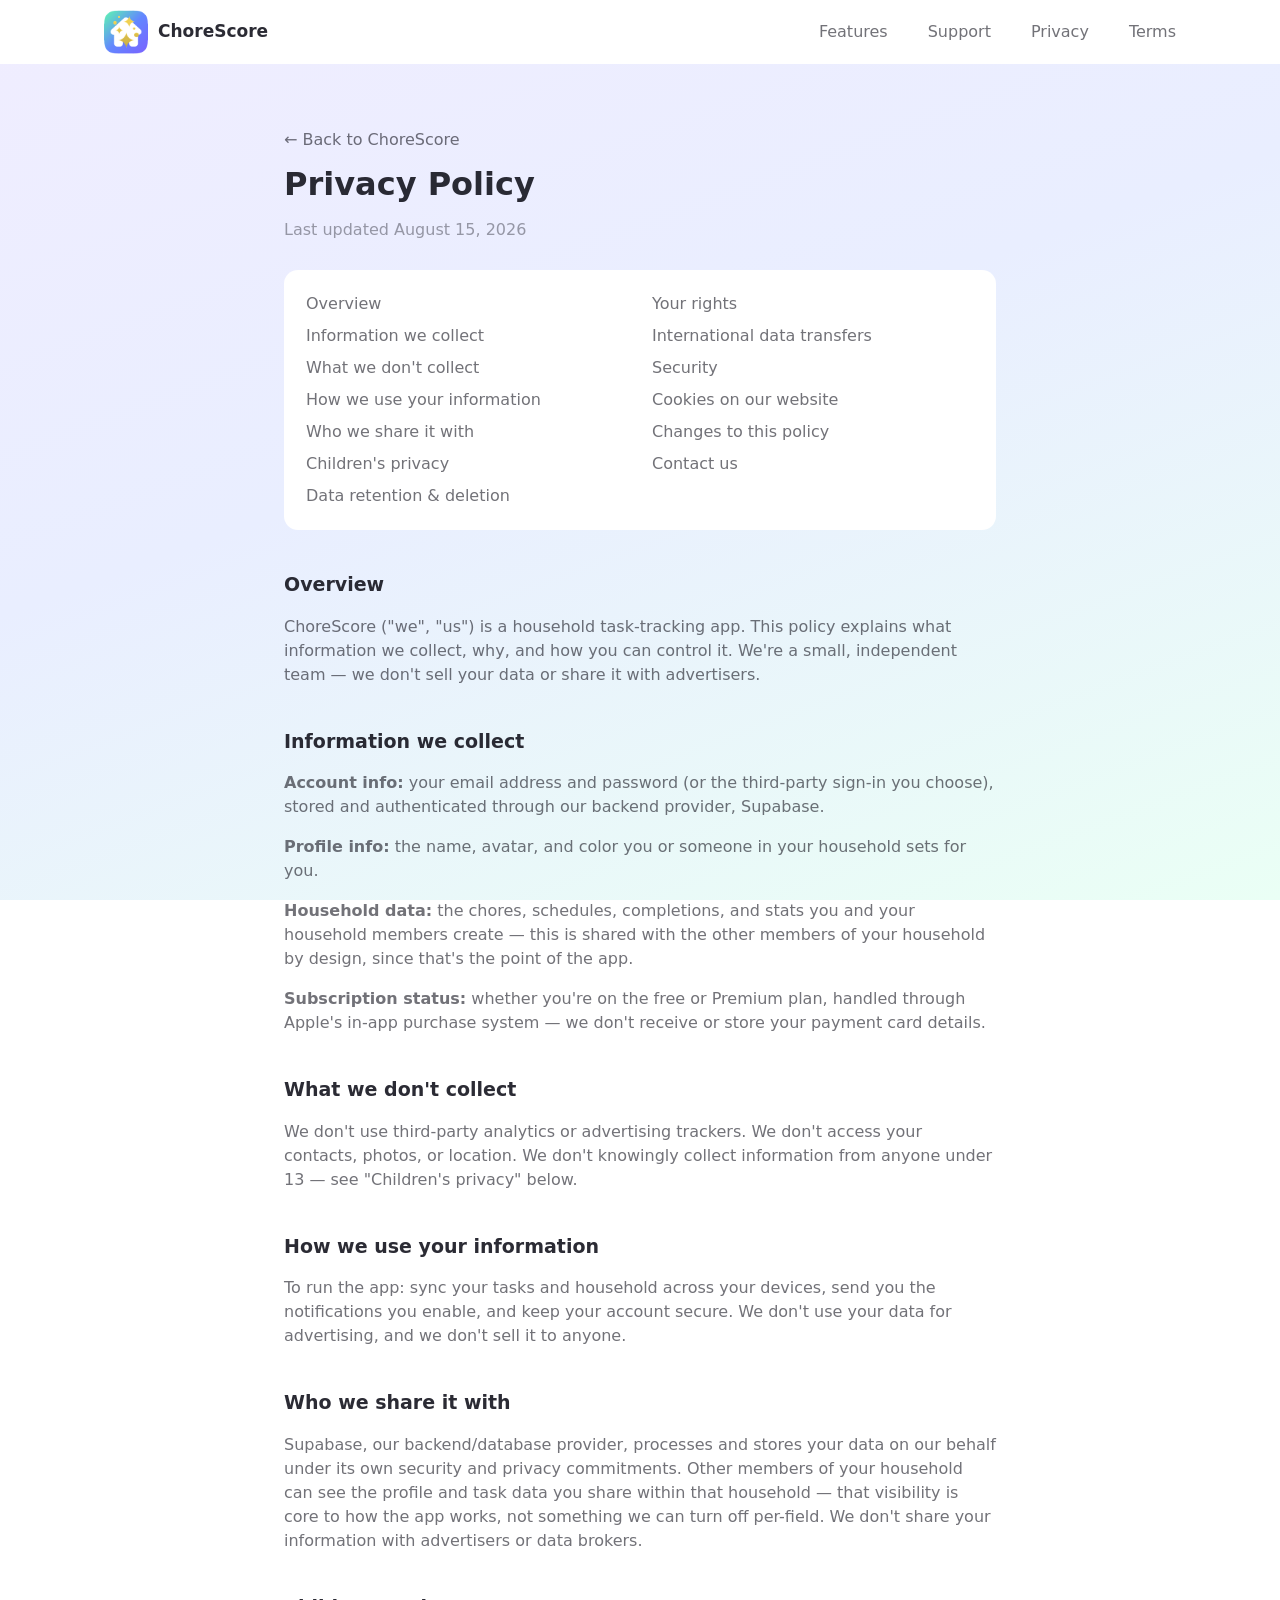
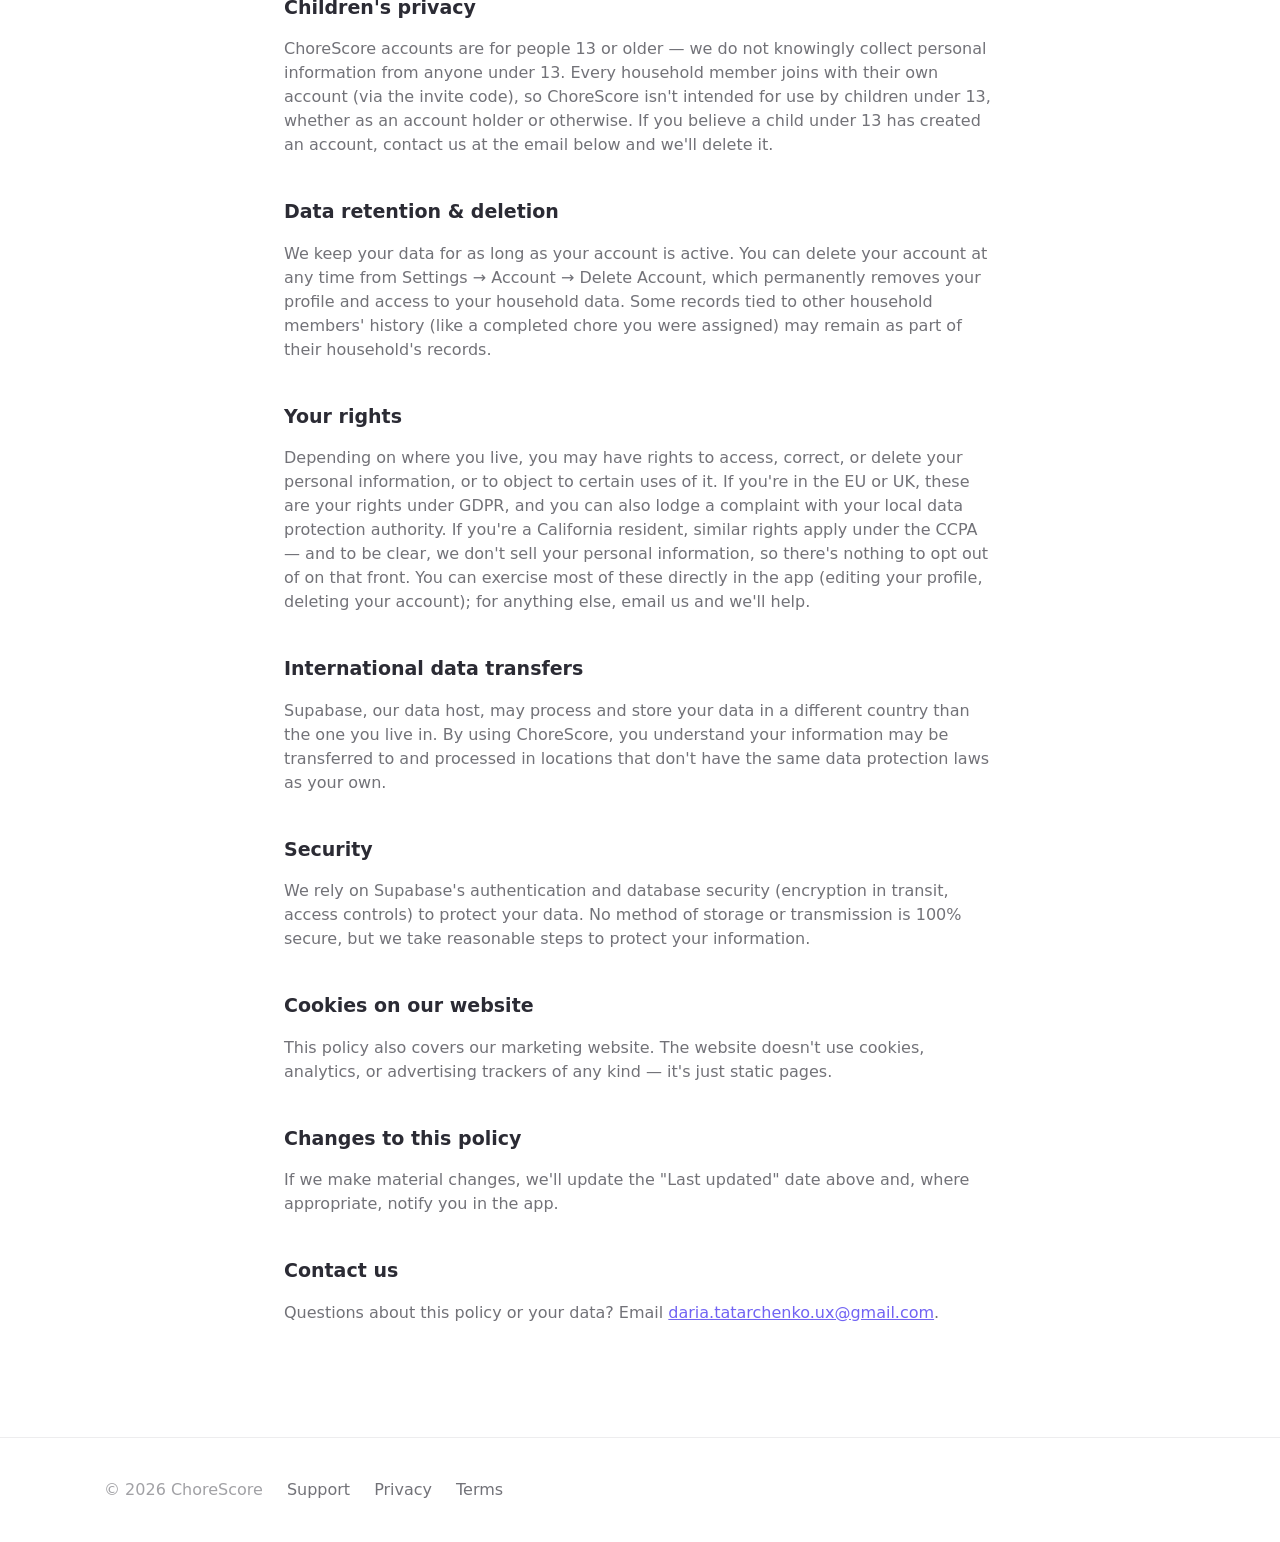
<file: privacy.html>
<!DOCTYPE html>
<html lang="en">
<head>
<meta charset="UTF-8">
<meta name="viewport" content="width=device-width, initial-scale=1.0">
<title>Privacy Policy — ChoreScore</title>
<meta name="description" content="How ChoreScore collects, uses, and protects your data.">
<link rel="icon" href="assets/favicon-32.png?v=3">
<link rel="apple-touch-icon" href="assets/icon-180.png">
<link rel="stylesheet" href="assets/styles.css?v=2">
</head>
<body>

<nav class="site-nav">
  <div class="wrap">
    <a class="brand" href="index.html">
      <img src="assets/icon-mark-120.png" alt="ChoreScore icon">
      <span class="brand-name">ChoreScore</span>
    </a>
    <div class="nav-right">
      <div class="nav-links">
        <a href="index.html#showcase">Features</a>
        <a href="support.html">Support</a>
        <a href="privacy.html">Privacy</a>
        <a href="terms.html">Terms</a>
      </div>
      <button class="nav-burger" type="button" aria-label="Menu" aria-expanded="false">
        <span></span><span></span><span></span>
      </button>
    </div>
  </div>
</nav>

<main class="legal">
  <a class="back-link" href="index.html">← Back to ChoreScore</a>
  <h1>Privacy Policy</h1>
  <p class="updated">Last updated August 15, 2026</p>

  <nav class="legal-toc" aria-label="Table of contents">
    <a href="#overview">Overview</a>
    <a href="#info-we-collect">Information we collect</a>
    <a href="#dont-collect">What we don't collect</a>
    <a href="#how-we-use">How we use your information</a>
    <a href="#who-we-share">Who we share it with</a>
    <a href="#childrens-privacy">Children's privacy</a>
    <a href="#retention">Data retention &amp; deletion</a>
    <a href="#your-rights">Your rights</a>
    <a href="#international">International data transfers</a>
    <a href="#security">Security</a>
    <a href="#cookies">Cookies on our website</a>
    <a href="#changes">Changes to this policy</a>
    <a href="#contact">Contact us</a>
  </nav>

  <h2 id="overview">Overview</h2>
  <p>ChoreScore ("we", "us") is a household task-tracking app. This policy explains what information we collect, why, and how you can control it. We're a small, independent team — we don't sell your data or share it with advertisers.</p>

  <h2 id="info-we-collect">Information we collect</h2>
  <p><strong>Account info:</strong> your email address and password (or the third-party sign-in you choose), stored and authenticated through our backend provider, Supabase.</p>
  <p><strong>Profile info:</strong> the name, avatar, and color you or someone in your household sets for you.</p>
  <p><strong>Household data:</strong> the chores, schedules, completions, and stats you and your household members create — this is shared with the other members of your household by design, since that's the point of the app.</p>
  <p><strong>Subscription status:</strong> whether you're on the free or Premium plan, handled through Apple's in-app purchase system — we don't receive or store your payment card details.</p>

  <h2 id="dont-collect">What we don't collect</h2>
  <p>We don't use third-party analytics or advertising trackers. We don't access your contacts, photos, or location. We don't knowingly collect information from anyone under 13 — see "Children's privacy" below.</p>

  <h2 id="how-we-use">How we use your information</h2>
  <p>To run the app: sync your tasks and household across your devices, send you the notifications you enable, and keep your account secure. We don't use your data for advertising, and we don't sell it to anyone.</p>

  <h2 id="who-we-share">Who we share it with</h2>
  <p>Supabase, our backend/database provider, processes and stores your data on our behalf under its own security and privacy commitments. Other members of your household can see the profile and task data you share within that household — that visibility is core to how the app works, not something we can turn off per-field. We don't share your information with advertisers or data brokers.</p>

  <h2 id="childrens-privacy">Children's privacy</h2>
  <p>ChoreScore accounts are for people 13 or older — we do not knowingly collect personal information from anyone under 13. Every household member joins with their own account (via the invite code), so ChoreScore isn't intended for use by children under 13, whether as an account holder or otherwise. If you believe a child under 13 has created an account, contact us at the email below and we'll delete it.</p>

  <h2 id="retention">Data retention &amp; deletion</h2>
  <p>We keep your data for as long as your account is active. You can delete your account at any time from Settings → Account → Delete Account, which permanently removes your profile and access to your household data. Some records tied to other household members' history (like a completed chore you were assigned) may remain as part of their household's records.</p>

  <h2 id="your-rights">Your rights</h2>
  <p>Depending on where you live, you may have rights to access, correct, or delete your personal information, or to object to certain uses of it. If you're in the EU or UK, these are your rights under GDPR, and you can also lodge a complaint with your local data protection authority. If you're a California resident, similar rights apply under the CCPA — and to be clear, we don't sell your personal information, so there's nothing to opt out of on that front. You can exercise most of these directly in the app (editing your profile, deleting your account); for anything else, email us and we'll help.</p>

  <h2 id="international">International data transfers</h2>
  <p>Supabase, our data host, may process and store your data in a different country than the one you live in. By using ChoreScore, you understand your information may be transferred to and processed in locations that don't have the same data protection laws as your own.</p>

  <h2 id="security">Security</h2>
  <p>We rely on Supabase's authentication and database security (encryption in transit, access controls) to protect your data. No method of storage or transmission is 100% secure, but we take reasonable steps to protect your information.</p>

  <h2 id="cookies">Cookies on our website</h2>
  <p>This policy also covers our marketing website. The website doesn't use cookies, analytics, or advertising trackers of any kind — it's just static pages.</p>

  <h2 id="changes">Changes to this policy</h2>
  <p>If we make material changes, we'll update the "Last updated" date above and, where appropriate, notify you in the app.</p>

  <h2 id="contact">Contact us</h2>
  <p>Questions about this policy or your data? Email <a class="link" href="mailto:daria.tatarchenko.ux@gmail.com">daria.tatarchenko.ux@gmail.com</a>.</p>
</main>

<footer>
  <div class="wrap">
    <div class="footer-left">
      <span class="footer-copy">© 2026 ChoreScore</span>
      <div class="footer-links">
        <a href="support.html">Support</a>
        <a href="privacy.html">Privacy</a>
        <a href="terms.html">Terms</a>
      </div>
    </div>
  </div>
</footer>

</body>
</html>
</file>
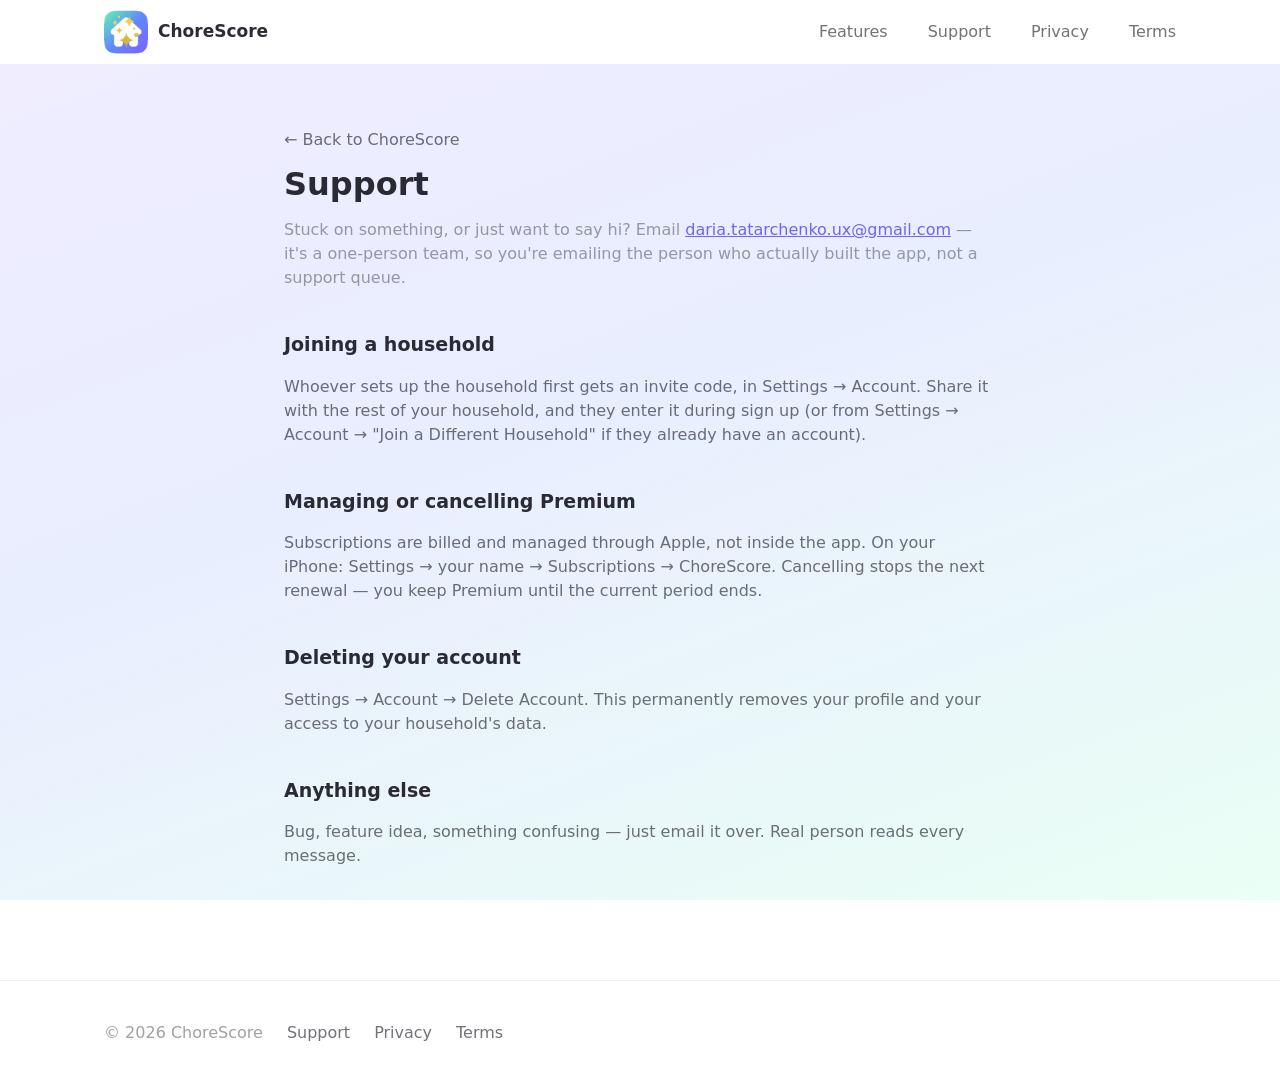
<file: support.html>
<!DOCTYPE html>
<html lang="en">
<head>
<meta charset="UTF-8">
<meta name="viewport" content="width=device-width, initial-scale=1.0">
<title>Support — ChoreScore</title>
<meta name="description" content="Get help with ChoreScore.">
<link rel="icon" href="assets/favicon-32.png?v=3">
<link rel="apple-touch-icon" href="assets/icon-180.png">
<link rel="stylesheet" href="assets/styles.css?v=2">
</head>
<body>

<nav class="site-nav">
  <div class="wrap">
    <a class="brand" href="index.html">
      <img src="assets/icon-mark-120.png" alt="ChoreScore icon">
      <span class="brand-name">ChoreScore</span>
    </a>
    <div class="nav-right">
      <div class="nav-links">
        <a href="index.html#showcase">Features</a>
        <a href="support.html">Support</a>
        <a href="privacy.html">Privacy</a>
        <a href="terms.html">Terms</a>
      </div>
      <button class="nav-burger" type="button" aria-label="Menu" aria-expanded="false">
        <span></span><span></span><span></span>
      </button>
    </div>
  </div>
</nav>

<main class="legal">
  <a class="back-link" href="index.html">← Back to ChoreScore</a>
  <h1>Support</h1>
  <p class="updated">Stuck on something, or just want to say hi? Email <a class="link" href="mailto:daria.tatarchenko.ux@gmail.com">daria.tatarchenko.ux@gmail.com</a> — it's a one-person team, so you're emailing the person who actually built the app, not a support queue.</p>

  <h2 id="joining">Joining a household</h2>
  <p>Whoever sets up the household first gets an invite code, in Settings → Account. Share it with the rest of your household, and they enter it during sign up (or from Settings → Account → "Join a Different Household" if they already have an account).</p>

  <h2 id="subscription">Managing or cancelling Premium</h2>
  <p>Subscriptions are billed and managed through Apple, not inside the app. On your iPhone: Settings → your name → Subscriptions → ChoreScore. Cancelling stops the next renewal — you keep Premium until the current period ends.</p>

  <h2 id="delete">Deleting your account</h2>
  <p>Settings → Account → Delete Account. This permanently removes your profile and your access to your household's data.</p>

  <h2 id="other">Anything else</h2>
  <p>Bug, feature idea, something confusing — just email it over. Real person reads every message.</p>
</main>

<footer>
  <div class="wrap">
    <div class="footer-left">
      <span class="footer-copy">© 2026 ChoreScore</span>
      <div class="footer-links">
        <a href="support.html">Support</a>
        <a href="privacy.html">Privacy</a>
        <a href="terms.html">Terms</a>
      </div>
    </div>
  </div>
</footer>

</body>
</html>
</file>
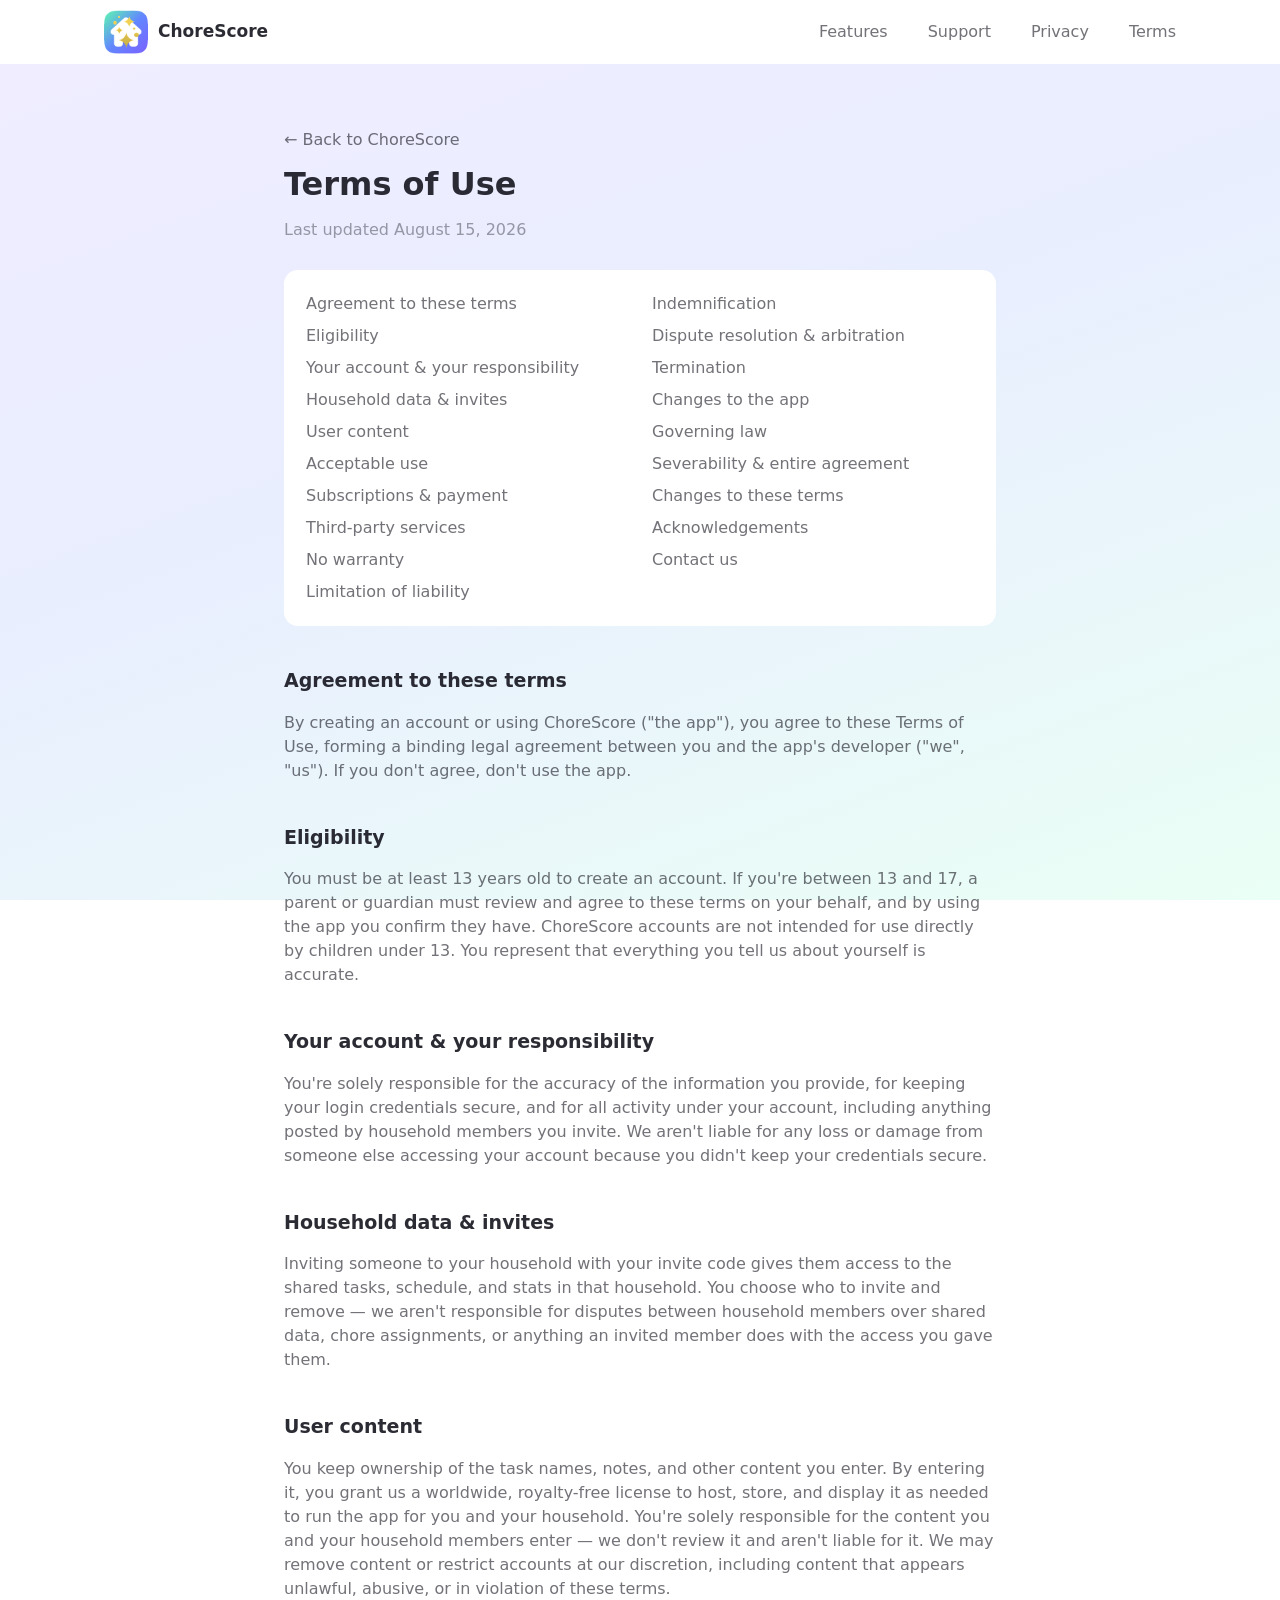
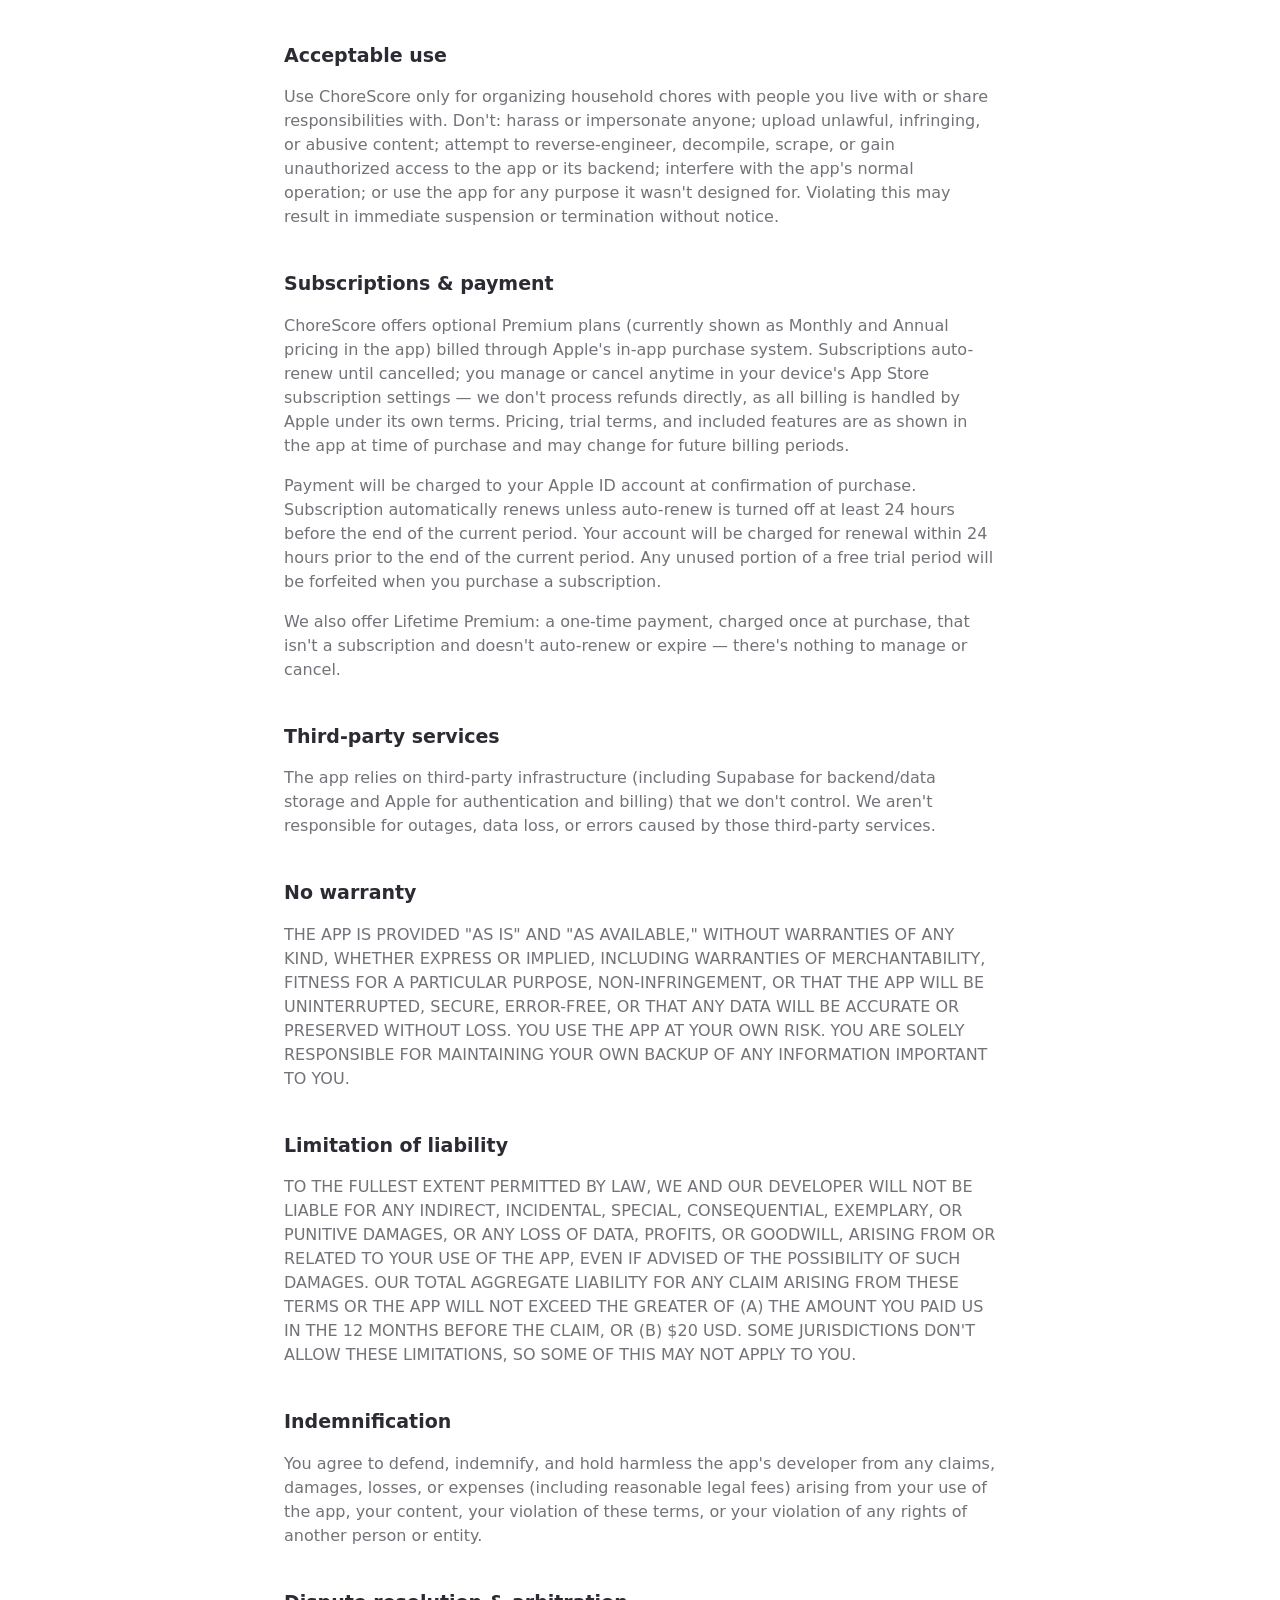
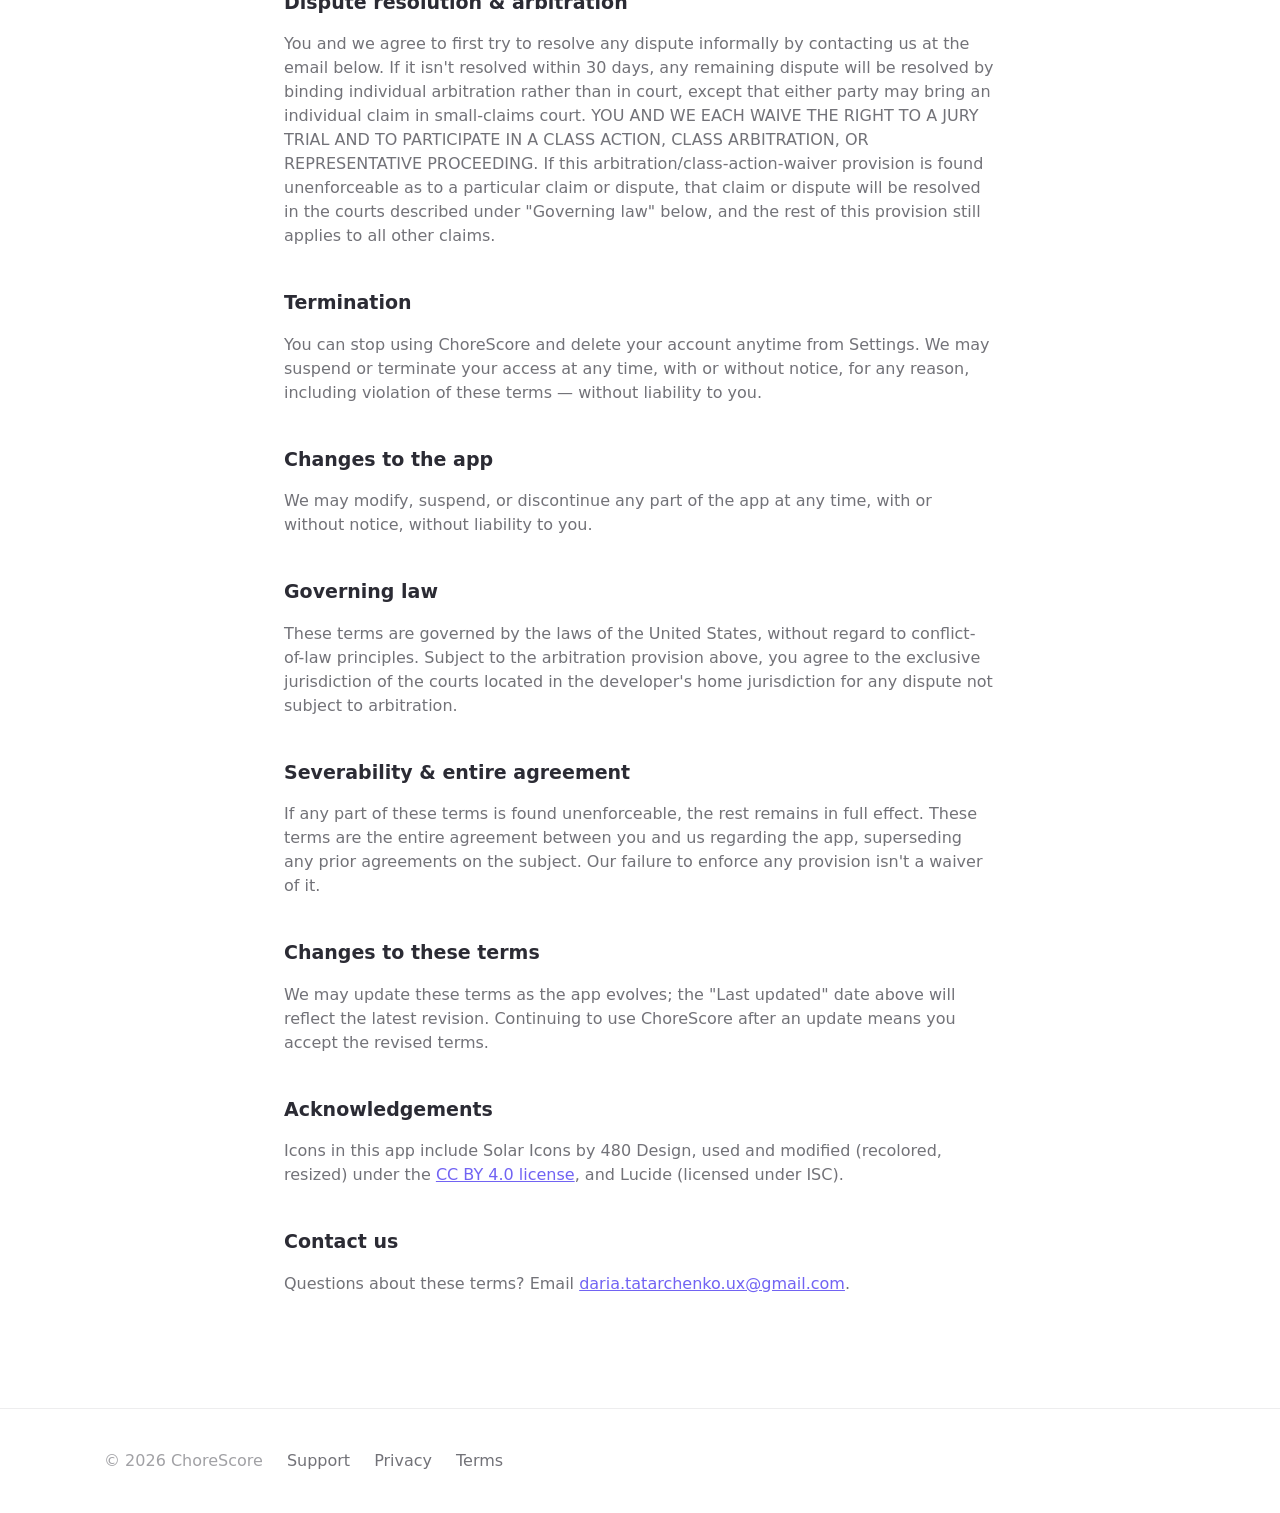
<file: terms.html>
<!DOCTYPE html>
<html lang="en">
<head>
<meta charset="UTF-8">
<meta name="viewport" content="width=device-width, initial-scale=1.0">
<title>Terms of Use — ChoreScore</title>
<meta name="description" content="The terms that govern using ChoreScore.">
<link rel="icon" href="assets/favicon-32.png?v=3">
<link rel="apple-touch-icon" href="assets/icon-180.png">
<link rel="stylesheet" href="assets/styles.css?v=2">
</head>
<body>

<nav class="site-nav">
  <div class="wrap">
    <a class="brand" href="index.html">
      <img src="assets/icon-mark-120.png" alt="ChoreScore icon">
      <span class="brand-name">ChoreScore</span>
    </a>
    <div class="nav-right">
      <div class="nav-links">
        <a href="index.html#showcase">Features</a>
        <a href="support.html">Support</a>
        <a href="privacy.html">Privacy</a>
        <a href="terms.html">Terms</a>
      </div>
      <button class="nav-burger" type="button" aria-label="Menu" aria-expanded="false">
        <span></span><span></span><span></span>
      </button>
    </div>
  </div>
</nav>

<main class="legal">
  <a class="back-link" href="index.html">← Back to ChoreScore</a>
  <h1>Terms of Use</h1>
  <p class="updated">Last updated August 15, 2026</p>

  <nav class="legal-toc" aria-label="Table of contents">
    <a href="#agreement">Agreement to these terms</a>
    <a href="#eligibility">Eligibility</a>
    <a href="#account">Your account &amp; your responsibility</a>
    <a href="#household">Household data &amp; invites</a>
    <a href="#content">User content</a>
    <a href="#acceptable-use">Acceptable use</a>
    <a href="#subscriptions">Subscriptions &amp; payment</a>
    <a href="#third-party">Third-party services</a>
    <a href="#warranty">No warranty</a>
    <a href="#liability">Limitation of liability</a>
    <a href="#indemnification">Indemnification</a>
    <a href="#disputes">Dispute resolution &amp; arbitration</a>
    <a href="#termination">Termination</a>
    <a href="#app-changes">Changes to the app</a>
    <a href="#governing-law">Governing law</a>
    <a href="#severability">Severability &amp; entire agreement</a>
    <a href="#terms-changes">Changes to these terms</a>
    <a href="#acknowledgements">Acknowledgements</a>
    <a href="#contact">Contact us</a>
  </nav>

  <h2 id="agreement">Agreement to these terms</h2>
  <p>By creating an account or using ChoreScore ("the app"), you agree to these Terms of Use, forming a binding legal agreement between you and the app's developer ("we", "us"). If you don't agree, don't use the app.</p>

  <h2 id="eligibility">Eligibility</h2>
  <p>You must be at least 13 years old to create an account. If you're between 13 and 17, a parent or guardian must review and agree to these terms on your behalf, and by using the app you confirm they have. ChoreScore accounts are not intended for use directly by children under 13. You represent that everything you tell us about yourself is accurate.</p>

  <h2 id="account">Your account &amp; your responsibility</h2>
  <p>You're solely responsible for the accuracy of the information you provide, for keeping your login credentials secure, and for all activity under your account, including anything posted by household members you invite. We aren't liable for any loss or damage from someone else accessing your account because you didn't keep your credentials secure.</p>

  <h2 id="household">Household data &amp; invites</h2>
  <p>Inviting someone to your household with your invite code gives them access to the shared tasks, schedule, and stats in that household. You choose who to invite and remove — we aren't responsible for disputes between household members over shared data, chore assignments, or anything an invited member does with the access you gave them.</p>

  <h2 id="content">User content</h2>
  <p>You keep ownership of the task names, notes, and other content you enter. By entering it, you grant us a worldwide, royalty-free license to host, store, and display it as needed to run the app for you and your household. You're solely responsible for the content you and your household members enter — we don't review it and aren't liable for it. We may remove content or restrict accounts at our discretion, including content that appears unlawful, abusive, or in violation of these terms.</p>

  <h2 id="acceptable-use">Acceptable use</h2>
  <p>Use ChoreScore only for organizing household chores with people you live with or share responsibilities with. Don't: harass or impersonate anyone; upload unlawful, infringing, or abusive content; attempt to reverse-engineer, decompile, scrape, or gain unauthorized access to the app or its backend; interfere with the app's normal operation; or use the app for any purpose it wasn't designed for. Violating this may result in immediate suspension or termination without notice.</p>

  <h2 id="subscriptions">Subscriptions &amp; payment</h2>
  <p>ChoreScore offers optional Premium plans (currently shown as Monthly and Annual pricing in the app) billed through Apple's in-app purchase system. Subscriptions auto-renew until cancelled; you manage or cancel anytime in your device's App Store subscription settings — we don't process refunds directly, as all billing is handled by Apple under its own terms. Pricing, trial terms, and included features are as shown in the app at time of purchase and may change for future billing periods.</p>
  <p>Payment will be charged to your Apple ID account at confirmation of purchase. Subscription automatically renews unless auto-renew is turned off at least 24 hours before the end of the current period. Your account will be charged for renewal within 24 hours prior to the end of the current period. Any unused portion of a free trial period will be forfeited when you purchase a subscription.</p>
  <p>We also offer Lifetime Premium: a one-time payment, charged once at purchase, that isn't a subscription and doesn't auto-renew or expire — there's nothing to manage or cancel.</p>

  <h2 id="third-party">Third-party services</h2>
  <p>The app relies on third-party infrastructure (including Supabase for backend/data storage and Apple for authentication and billing) that we don't control. We aren't responsible for outages, data loss, or errors caused by those third-party services.</p>

  <h2 id="warranty">No warranty</h2>
  <p>THE APP IS PROVIDED "AS IS" AND "AS AVAILABLE," WITHOUT WARRANTIES OF ANY KIND, WHETHER EXPRESS OR IMPLIED, INCLUDING WARRANTIES OF MERCHANTABILITY, FITNESS FOR A PARTICULAR PURPOSE, NON-INFRINGEMENT, OR THAT THE APP WILL BE UNINTERRUPTED, SECURE, ERROR-FREE, OR THAT ANY DATA WILL BE ACCURATE OR PRESERVED WITHOUT LOSS. YOU USE THE APP AT YOUR OWN RISK. YOU ARE SOLELY RESPONSIBLE FOR MAINTAINING YOUR OWN BACKUP OF ANY INFORMATION IMPORTANT TO YOU.</p>

  <h2 id="liability">Limitation of liability</h2>
  <p>TO THE FULLEST EXTENT PERMITTED BY LAW, WE AND OUR DEVELOPER WILL NOT BE LIABLE FOR ANY INDIRECT, INCIDENTAL, SPECIAL, CONSEQUENTIAL, EXEMPLARY, OR PUNITIVE DAMAGES, OR ANY LOSS OF DATA, PROFITS, OR GOODWILL, ARISING FROM OR RELATED TO YOUR USE OF THE APP, EVEN IF ADVISED OF THE POSSIBILITY OF SUCH DAMAGES. OUR TOTAL AGGREGATE LIABILITY FOR ANY CLAIM ARISING FROM THESE TERMS OR THE APP WILL NOT EXCEED THE GREATER OF (A) THE AMOUNT YOU PAID US IN THE 12 MONTHS BEFORE THE CLAIM, OR (B) $20 USD. SOME JURISDICTIONS DON'T ALLOW THESE LIMITATIONS, SO SOME OF THIS MAY NOT APPLY TO YOU.</p>

  <h2 id="indemnification">Indemnification</h2>
  <p>You agree to defend, indemnify, and hold harmless the app's developer from any claims, damages, losses, or expenses (including reasonable legal fees) arising from your use of the app, your content, your violation of these terms, or your violation of any rights of another person or entity.</p>

  <h2 id="disputes">Dispute resolution &amp; arbitration</h2>
  <p>You and we agree to first try to resolve any dispute informally by contacting us at the email below. If it isn't resolved within 30 days, any remaining dispute will be resolved by binding individual arbitration rather than in court, except that either party may bring an individual claim in small-claims court. YOU AND WE EACH WAIVE THE RIGHT TO A JURY TRIAL AND TO PARTICIPATE IN A CLASS ACTION, CLASS ARBITRATION, OR REPRESENTATIVE PROCEEDING. If this arbitration/class-action-waiver provision is found unenforceable as to a particular claim or dispute, that claim or dispute will be resolved in the courts described under "Governing law" below, and the rest of this provision still applies to all other claims.</p>

  <h2 id="termination">Termination</h2>
  <p>You can stop using ChoreScore and delete your account anytime from Settings. We may suspend or terminate your access at any time, with or without notice, for any reason, including violation of these terms — without liability to you.</p>

  <h2 id="app-changes">Changes to the app</h2>
  <p>We may modify, suspend, or discontinue any part of the app at any time, with or without notice, without liability to you.</p>

  <h2 id="governing-law">Governing law</h2>
  <p>These terms are governed by the laws of the United States, without regard to conflict-of-law principles. Subject to the arbitration provision above, you agree to the exclusive jurisdiction of the courts located in the developer's home jurisdiction for any dispute not subject to arbitration.</p>

  <h2 id="severability">Severability &amp; entire agreement</h2>
  <p>If any part of these terms is found unenforceable, the rest remains in full effect. These terms are the entire agreement between you and us regarding the app, superseding any prior agreements on the subject. Our failure to enforce any provision isn't a waiver of it.</p>

  <h2 id="terms-changes">Changes to these terms</h2>
  <p>We may update these terms as the app evolves; the "Last updated" date above will reflect the latest revision. Continuing to use ChoreScore after an update means you accept the revised terms.</p>

  <h2 id="acknowledgements">Acknowledgements</h2>
  <p>Icons in this app include Solar Icons by 480 Design, used and modified (recolored, resized) under the <a class="link" href="https://creativecommons.org/licenses/by/4.0/">CC BY 4.0 license</a>, and Lucide (licensed under ISC).</p>

  <h2 id="contact">Contact us</h2>
  <p>Questions about these terms? Email <a class="link" href="mailto:daria.tatarchenko.ux@gmail.com">daria.tatarchenko.ux@gmail.com</a>.</p>
</main>

<footer>
  <div class="wrap">
    <div class="footer-left">
      <span class="footer-copy">© 2026 ChoreScore</span>
      <div class="footer-links">
        <a href="support.html">Support</a>
        <a href="privacy.html">Privacy</a>
        <a href="terms.html">Terms</a>
      </div>
    </div>
  </div>
</footer>

</body>
</html>
</file>
<file: assets/styles.css>
/* ChoreScore marketing site — tokens mirror ChoreScore/DESIGN_SYSTEM.md */

:root {
  --accent: #7163F3;
  --accent2: #5E51E0;
  --bg-gradient: linear-gradient(160deg, #F0EDFF 0%, #E9EEFF 45%, #EAFFF5 100%);
  --text1: rgba(20, 20, 30, 0.9);
  --text2: rgba(20, 20, 30, 0.6);
  --text3: rgba(20, 20, 30, 0.4);
  --text4: rgba(20, 20, 30, 0.2);
  --card-bg: #ffffff;
  --card-border: rgba(20, 20, 30, 0.075);
  --sparkle: #F5B301;
}

* { box-sizing: border-box; }

html { scroll-behavior: smooth; overflow-x: hidden; }

body {
  margin: 0;
  min-height: 100%;
  background: var(--bg-gradient);
  background-attachment: fixed;
  color: var(--text1);
  font-family: -apple-system, BlinkMacSystemFont, 'Segoe UI', system-ui, sans-serif;
  line-height: 1.5;
  overflow-x: hidden;
}

h1, h2, h3 {
  font-family: -apple-system, BlinkMacSystemFont, 'Segoe UI', system-ui, sans-serif;
  font-weight: 700;
  margin: 0;
}

a { color: inherit; text-decoration: none; }

img { max-width: 100%; display: block; }

.wrap {
  max-width: 1120px;
  margin: 0 auto;
  padding: 0 24px;
}

.no-split { white-space: nowrap; }

/* Nav */
nav.site-nav {
  position: sticky;
  top: 0;
  z-index: 50;
  background: #fff;
}

nav.site-nav .wrap {
  display: flex;
  align-items: center;
  justify-content: space-between;
  height: 64px;
}

.brand {
  display: flex;
  align-items: center;
  gap: 10px;
  font-size: 17px;
  font-weight: 700;
  color: var(--text1);
}

.brand img { width: 44px; height: 44px; border-radius: 11px; }

.nav-right {
  display: flex;
  align-items: center;
  gap: 40px;
}

.nav-links {
  display: flex;
  align-items: center;
  gap: 40px;
  font-size: 16px;
  font-weight: 500;
  color: var(--text2);
}

.nav-links a:hover { color: var(--accent); }

.pill {
  display: inline-flex;
  align-items: center;
  justify-content: center;
  gap: 8px;
  box-sizing: border-box;
  height: 38px;
  padding: 0 18px;
  border-radius: 11px;
  font-size: 16px;
  font-weight: 500;
  background: var(--accent);
  color: #fff;
  white-space: nowrap;
}

.pill .dot { display: none; }

.nav-burger {
  display: none;
  position: relative;
  width: 38px;
  height: 38px;
  align-items: center;
  justify-content: center;
  border: none;
  background: transparent;
  padding: 0;
  cursor: pointer;
  color: var(--text1);
}

.nav-burger svg {
  position: absolute;
  top: 50%;
  left: 50%;
  width: 22px;
  height: 22px;
  transform: translate(-50%, -50%) rotate(0deg);
  opacity: 1;
  transition: opacity 0.2s ease, transform 0.2s ease;
}

.nav-burger .close-icon {
  transform: translate(-50%, -50%) rotate(-90deg);
  opacity: 0;
}

.nav-burger[aria-expanded="true"] .burger-icon {
  transform: translate(-50%, -50%) rotate(90deg);
  opacity: 0;
}
.nav-burger[aria-expanded="true"] .close-icon {
  transform: translate(-50%, -50%) rotate(0deg);
  opacity: 1;
}

/* Hero */
.hero {
  position: relative;
  padding: 88px 0 0;
  margin-bottom: 140px;
  text-align: center;
  overflow: hidden;
}

.hero h1 {
  font-size: clamp(34px, 6vw, 58px);
  line-height: 1.08;
  letter-spacing: -0.02em;
  color: var(--text1);
  max-width: 780px;
  margin: 0 auto;
}

.hero h1 .accent {
  background: linear-gradient(90deg, var(--accent), var(--accent2));
  -webkit-background-clip: text;
  background-clip: text;
  color: transparent;
}

/* "until" lives in two places — only one is shown at a time. ≥480px (the
   unmodified desktop clamp) has room to keep it glued to "it's small
   enough to start" as one nowrap unit, which reliably lands it on line 2.
   ≤479px doesn't have that room without shrinking the font too far, so
   "until" flows freely there instead (usually line 1) and the nowrap unit
   covers only the narrower "it's small enough to start". */
.hero h1 .until-loose { display: none; }
.hero h1 .until-joined { display: inline; }

@media (max-width: 479px) {
  .hero h1 .until-loose { display: inline; }
  .hero h1 .until-joined { display: none; }
}

.hero p.subhead {
  font-size: 20px;
  color: var(--text2);
  max-width: 560px;
  margin: 20px auto 0;
}

.hero-cta {
  margin-top: 40px;
  display: flex;
  flex-direction: column;
  align-items: center;
  gap: 10px;
}

.store-pill {
  width: 240px;
  height: 80px;
}

.hero-cta a, .fc-text a { outline: none; }

.hero-cta .fine-print { font-size: 13px; color: var(--text3); }

.sparkle {
  position: absolute;
  color: var(--sparkle);
  opacity: 0.8;
  animation: float 5s ease-in-out infinite;
  pointer-events: none;
}

.sparkle svg { width: 100%; height: 100%; }

/* Sections */
section { padding: 0; margin-bottom: 140px; scroll-margin-top: 88px; }

.section-head { text-align: center; max-width: 620px; margin: 0 auto 70px; }

.eyebrow {
  display: inline-block;
  font-size: 16px;
  font-weight: 700;
  color: var(--accent);
  margin-bottom: 14px;
}

.section-head h2 {
  font-size: clamp(28px, 4vw, 34px);
  line-height: 1.15;
  letter-spacing: -0.01em;
  color: var(--text1);
}

.section-head p {
  font-size: 16px;
  color: var(--text2);
  margin-top: 14px;
}

/* Feature grid */
.feature-grid-4 {
  display: grid;
  grid-template-columns: repeat(2, 1fr);
  column-gap: 24px;
  row-gap: 24px;
}

.feature-grid-4 .feature-card { padding: 40px 32px; min-height: 320px; position: relative; overflow: hidden; }
.feature-grid-4 .feature-card h3 { margin-top: 0; font-size: 23px; line-height: 1.2; }

.feature-grid-4 .feature-card .fc-copy { position: relative; z-index: 1; }
.feature-grid-4 .feature-card .fc-copy.narrow { max-width: 58%; }

.feature-grid-4 .feature-card .fc-shot {
  position: absolute;
  left: 95px;
  top: 160px;
  width: 408px;
  border-radius: 16px;
}

.feature-grid-4 .feature-card .fc-shot.corner {
  position: absolute;
  left: auto;
  top: auto;
  right: 28px;
  bottom: 18px;
  width: 276.1px;
  height: 179.49px;
  margin-top: 0;
  transform: rotate(-4deg);
}

.feature-grid-4 .feature-card .fc-shot.tilt-3 {
  left: 217px;
  top: 126px;
  width: 255.48px;
  height: 176.89px;
  transform: rotate(-2.45deg);
}

.feature-grid-4 .feature-card .fc-shot.tilt-4 {
  left: 174px;
  top: 141px;
  width: 270.1px;
  height: 159.79px;
  transform: rotate(1.3deg);
}
.feature-grid-4 .feature-card p { font-size: 16px; margin-top: 12px; }

.feature-card {
  background: var(--card-bg);
  border-radius: 18px;
  padding: 28px 24px;
}

.feature-card h3 {
  font-size: 17px;
  font-weight: 600;
  line-height: 1.2;
  margin-top: 18px;
  color: var(--text1);
}

.feature-card p {
  font-size: 14px;
  color: var(--text2);
  margin: 8px 0 0;
}

/* Phone mockups */
.grad-text {
  background: linear-gradient(90deg, var(--accent), var(--accent2));
  -webkit-background-clip: text;
  background-clip: text;
  color: transparent;
}

.feature-row {
  display: flex;
  align-items: stretch;
  gap: 24px;
}

.feature-row:not(:last-child) { margin-bottom: 70px; }

.feature-row.reverse { flex-direction: row-reverse; }

.feature-row .fr-text {
  flex: 0 0 calc(50% - 12px);
  width: calc(50% - 12px);
  background: var(--card-bg);
  border-radius: 24px;
  padding: 48px;
  display: flex;
  flex-direction: column;
  justify-content: center;
  box-sizing: border-box;
}

.feature-row .fr-text h3 { font-size: 26px; font-weight: 700; line-height: 1.2; letter-spacing: -0.01em; color: var(--text1); margin: 0 0 16px; }
.feature-row .fr-text p { font-size: 16px; line-height: 1.6; color: var(--text2); }

.fr-visual { flex: 0 0 calc(50% - 12px); width: calc(50% - 12px); display: flex; }

.fr-backdrop {
  position: relative;
  display: flex;
  align-items: center;
  justify-content: center;
  width: 100%;
  aspect-ratio: 1 / 1;
  background: var(--card-bg);
  border-radius: 24px;
  border: 1px solid #fff;
  overflow: hidden;
  box-sizing: border-box;
}

.fr-backdrop .phone { position: relative; z-index: 1; width: 200px; height: 416px; }

.fr-shot { position: absolute; max-width: none; }

.fr-shadow {
  position: absolute;
  left: 50%;
  bottom: -40px;
  transform: translateX(-50%);
  width: 196px;
  height: 341px;
  border-radius: 50%;
  background: #161616;
  opacity: 0.3;
  filter: blur(171.8px);
  z-index: 0;
}

/* Left/top/width are percentages of the (always-square) .fr-backdrop, derived
   from the original hand-positioned px values at the 524px desktop reference
   width. Percentages keep the exact same crop/zoom framing at any card size
   instead of needing a per-breakpoint override. */
.fr-shot-1 {
  left: -37.6%;
  top: -8.59%;
  width: 175%;
  transform: rotate(2.73deg);
}

.fr-shot-2 {
  left: -25.38%;
  top: -14.5%;
  width: 150.97%;
}

.fr-shot-3 {
  left: -29.01%;
  top: -76.53%;
  width: 195.89%;
}

.fr-shot-4 {
  left: -38.74%;
  top: -10.5%;
  width: 174.62%;
  transform: rotate(-3.71deg);
}

.fr-shot-5 {
  left: -29.2%;
  top: -50.19%;
  width: 163.33%;
}

.fr-shape { position: absolute; z-index: 0; pointer-events: none; }
.fr-shape.circle { border-radius: 50%; }
.fr-shape.ring { border-radius: 50%; border: 26px solid currentColor; background: none !important; }
.fr-shape.square { border-radius: 20%; transform: rotate(20deg); }

.showcase {
  display: flex;
  justify-content: center;
  align-items: flex-start;
  gap: 40px;
  flex-wrap: wrap;
}

.phone {
  width: 260px;
  height: 542px;
  background: #0b0b12;
  border-radius: 44px;
  padding: 12px;
  flex-shrink: 0;
}

.phone-2 { margin-top: 44px; }

.phone-screen {
  position: relative;
  width: 100%;
  height: 100%;
  border-radius: 34px;
  overflow: hidden;
  background: linear-gradient(160deg, #F0EDFF 0%, #E9EEFF 45%, #EAFFF5 100%);
  font-family: -apple-system, BlinkMacSystemFont, sans-serif;
  color: rgba(20,20,30,0.9);
}

.phone-notch {
  position: absolute;
  top: 8px;
  left: 50%;
  transform: translateX(-50%);
  width: 76px;
  height: 20px;
  border-radius: 12px;
  background: #0b0b12;
  z-index: 5;
}

.phone-pad { padding: 30px 14px 0; }

.phone-screen h4 {
  font-family: -apple-system, BlinkMacSystemFont, sans-serif;
  font-size: 17px;
  font-weight: 700;
  margin: 0;
}

.phone-sub { font-size: 10.5px; color: rgba(20,20,30,0.5); margin-top: 3px; }
.phone-streak { font-size: 10.5px; color: #d97706; font-weight: 700; margin-top: 3px; }

.phone-days { display: flex; gap: 5px; margin-top: 12px; }
.phone-day {
  flex: 1;
  background: rgba(255,255,255,0.75);
  border-radius: 10px;
  padding: 6px 0;
  text-align: center;
}
.phone-day span { display: block; font-size: 8px; color: rgba(20,20,30,0.45); }
.phone-day b { font-size: 12px; }
.phone-day.active { background: #fff; border: 1.5px solid #7163F3; }

.phone-progress-row { display: flex; justify-content: space-between; align-items: center; font-size: 10px; color: rgba(20,20,30,0.55); margin-top: 14px; }
.phone-progress-bar { height: 4px; border-radius: 2px; background: rgba(20,20,30,0.1); margin-top: 5px; overflow: hidden; }
.phone-progress-bar i { display: block; height: 100%; background: linear-gradient(90deg,#7163F3,#a78bfa); }

.phone-pills { display: flex; gap: 6px; margin-top: 14px; }
.phone-pill { font-size: 9px; font-weight: 600; padding: 5px 9px; border-radius: 999px; background: rgba(255,255,255,0.7); color: rgba(20,20,30,0.55); }
.phone-pill.on { background: #7163F3; color: #fff; }

.phone-card {
  display: flex; align-items: center; gap: 8px;
  background: #fff; border-radius: 12px; padding: 9px 10px; margin-top: 8px;
}
.phone-check { width: 18px; height: 18px; border-radius: 50%; flex-shrink: 0; display:flex; align-items:center; justify-content:center; font-size: 10px; color: #fff; }
.phone-check.done { background: #34d399; }
.phone-check.ring { background: conic-gradient(#7163F3 0turn, #7163F3 var(--p,0.4turn), rgba(20,20,30,0.12) 0); }
.phone-check.ring i { width: 12px; height: 12px; border-radius: 50%; background: #F0EDFF; display:block; margin:3px; }
.phone-card .ct { flex: 1; }
.phone-card .ct b { display: block; font-size: 11.5px; font-weight: 600; }
.phone-card .ct span { font-size: 9px; color: rgba(20,20,30,0.5); }
.phone-card .av { font-size: 13px; }
.phone-card.faded b, .phone-card.faded span { color: rgba(20,20,30,0.35); text-decoration: line-through; }

.phone-tabbar {
  position: absolute; bottom: 10px; left: 10px; right: 10px;
  display: flex; align-items: center; gap: 6px;
}
.phone-tabbar .bar {
  flex: 1;
  background: rgba(255,255,255,0.9); border-radius: 16px; padding: 7px 4px;
  display: flex; justify-content: space-around; align-items: center;
}
.phone-tabbar .t {
  display: flex; flex-direction: column; align-items: center; gap: 2px;
  color: rgba(20,20,30,0.35); padding: 3px 7px; border-radius: 10px;
}
.phone-tabbar .t svg { width: 15px; height: 15px; }
.phone-tabbar .t span { font-size: 7px; font-weight: 600; }
.phone-tabbar .t.on { background: #EDEBFF; color: #7163F3; }
.phone-tabbar .fab {
  width: 30px; height: 30px; border-radius: 50%; flex-shrink: 0;
  background: linear-gradient(135deg,#7163F3,#5E51E0);
  display: flex; align-items: center; justify-content: center;
}
.phone-fzone { display: flex; align-items: center; gap: 4px; font-size: 9px; font-weight: 600; color: rgba(20,20,30,0.5); }
.phone-fzone svg { width: 12px; height: 12px; }
.phone-check.empty { background: transparent; border: 1.5px solid rgba(20,20,30,0.2); }
.phone-heart { width: 13px; height: 13px; color: rgba(20,20,30,0.3); flex-shrink: 0; }
.phone-heart.liked { color: #f87171; fill: #f87171; }

.phone-reassign { margin-top: 10px; background: #fff; border-radius: 12px; padding: 12px 14px; }
.phone-reassign > span { font-size: 10px; font-weight: 600; color: rgba(20,20,30,0.45); text-transform: uppercase; letter-spacing: 0.04em; }
.phone-reassign-row { display: flex; gap: 6px; margin-top: 8px; flex-wrap: wrap; }
.phone-reassign-chip { font-size: 10px; font-weight: 600; padding: 6px 10px; border-radius: 999px; background: rgba(20,20,30,0.06); color: rgba(20,20,30,0.55); }
.phone-reassign-chip.active { background: #7163F3; color: #fff; }

.phone-form-label { font-size: 10px; font-weight: 600; color: rgba(20,20,30,0.45); text-transform: uppercase; letter-spacing: 0.04em; margin-top: 14px; }
.phone-form-input { background: #fff; border-radius: 10px; padding: 10px 12px; font-size: 12.5px; font-weight: 600; margin-top: 6px; }

/* Stats mockup */
.phone-rank { display: flex; align-items: center; gap: 8px; background: #fff; border-radius: 12px; padding: 9px 10px; margin-top: 8px; }
.phone-rank .medal { font-size: 15px; }
.phone-rank .ct { flex: 1; }
.phone-rank .ct b { display: block; font-size: 11.5px; font-weight: 600; }
.phone-rank .ct span { font-size: 9px; color: rgba(20,20,30,0.5); }
.phone-rank .pts { font-size: 11px; font-weight: 700; color: #7163F3; }

.phone-zone-row { display: flex; justify-content: space-between; align-items: center; font-size: 10px; margin-top: 8px; }
.phone-zone-row .bar { flex: 1; height: 5px; border-radius: 3px; background: rgba(20,20,30,0.08); margin: 0 8px; overflow: hidden; }
.phone-zone-row .bar i { display: block; height: 100%; background: linear-gradient(90deg,#7163F3,#a78bfa); }

.showcase-caption { text-align: center; font-size: 13px; color: var(--text3); margin-top: 18px; }

/* Stack cards one-under-another before the flat-mockup breakpoint kicks in.
   Capping each card's width at the same ~524px the desktop mockups were
   hand-positioned for (instead of letting a single grid column stretch to
   the full container) means the fixed-px .fc-shot/.fr-shot placements still
   read correctly here — only the grid/flex direction changes, nothing about
   the art inside each card. */
@media (max-width: 1199px) and (min-width: 768px) {
  section { margin-bottom: 70px; }
  .hero { padding: 0; margin-top: 70px; margin-bottom: 70px; }
  .hero p.subhead { font-size: 18px; }
  .store-pill { width: 216px; height: 72px; }

  .feature-grid-4 { grid-template-columns: 1fr !important; justify-items: center; row-gap: 20px !important; }
  .feature-grid-4 .feature-card { max-width: 524px !important; width: 100% !important; padding: 24px !important; border-radius: 20px !important; min-height: 0 !important; }
  .feature-grid-4 .feature-card h3 { margin-bottom: 0; }
  .feature-grid-4 .feature-card p { margin-top: 16px; }
  .feature-grid-4 .feature-card { overflow: hidden; }
  .feature-grid-4 .fc-copy { max-width: 100% !important; }
  .feature-grid-4 .fc-shot {
    position: static !important;
    display: block !important;
    width: 100% !important;
    height: auto !important;
    max-width: 100% !important;
    left: auto !important;
    top: auto !important;
    right: auto !important;
    bottom: auto !important;
    margin-top: 20px !important;
    transform: none !important;
  }

  .feature-row, .feature-row.reverse { flex-direction: column; align-items: center; gap: 20px; margin-bottom: 32px !important; }
  .feature-row .fr-text { text-align: left; max-width: 524px !important; width: 100% !important; flex: none !important; padding: 24px !important; border-radius: 20px !important; }
  .feature-row .fr-text h3 { margin: 0 0 16px !important; }
  .feature-row .fr-text p { margin: 0 !important; }
  .fr-visual { width: 524px !important; max-width: 100%; flex: none !important; }
  .section-head { margin: 0 auto 36px !important; }
}

/* 960 is a real cutoff for .founder specifically (T4 vs T5 from the scale
   below) even though nothing else in this file splits there yet: photo
   and body copy step back up toward desktop size once there's enough room,
   instead of staying shrunk all the way from 768 to 1199. */
@media (min-width: 768px) and (max-width: 959px) {
  /* .founder keeps the same 2-column desktop grid as ≥1200 at this range —
     only the photo shrinks, so the column track goes auto (sized to the
     photo's own explicit width below) instead of the desktop-fixed 200px.
     gap/padding stay the inherited base 20px/40px — gap well under padding,
     satisfies the gap-must-not-exceed-the-card's-own-padding rule. */
  .founder { grid-template-columns: auto 1fr !important; }
  .founder-photo { width: 100.8px !important; height: 100.8px !important; }
}

@media (min-width: 960px) and (max-width: 1199px) {
  /* Photo goes back to the full desktop 168px here — grid-template-columns
     isn't overridden, so it falls through to the base 200px 1fr, which
     already fits a 168px photo fine. Body copy steps up too: h2 already
     hit clamp()'s 34px ceiling by 850px, so it can't grow any further —
     this is the part of "the text gets bigger" that's still available. */
  .founder-photo { width: 168px !important; height: 168px !important; }
  .founder-copy p { font-size: 18px !important; }
  .hero p.subhead { font-size: 20px; }
}

/* The final-cta banner has no "keep the art, just resize" middle state the
   way the repeating cards do (nothing else to cap its width against) — it
   goes flat as soon as the desktop-only absolute coordinates stop fitting. */
@media (max-width: 1199px) {
  /* align-items:center is inherited from the desktop row layout's base
     rule — in a column flex it centers children horizontally by their own
     content width instead of anchoring them to the left padding edge, so
     .fc-text's left offset grows with viewport width instead of staying
     pinned to padding-left. flex-start fixes that. */
  .final-cta { flex-direction: column !important; align-items: flex-start !important; text-align: left !important; padding: 24px 24px 0 !important; height: auto !important; }
  .fc-text { max-width: 100% !important; }
  .fc-visual { display: none; }

  /* banner.png has a lot of transparent margin baked into the file around the
     phones (real content is roughly the 1106x1237 region inside the
     1858x1725 canvas) — desktop crops that via hand-positioned px on
     .banner-shot itself, but here we crop it with a wrapper instead so the
     phones fill the card width and bleed slightly past its edge, matching
     the other mockup cards, without touching the source file desktop relies on. */
  .banner-shot-wrap {
    position: relative;
    flex-shrink: 0;
    width: 100%;
    aspect-ratio: 1106 / 1237;
    margin-bottom: -5.6%;
  }
  /* Cropping moved to this inner wrapper (was on .banner-shot-wrap itself)
     so .fc-shadow isn't clipped at the image's tight edge. It must NOT be
     .final-cta's own overflow either — the image is allowed (by design) to
     bleed past the card's edge via the negative margin below, and clipping
     .final-cta would cut that off too. So .fc-shadow gets its own dedicated
     clip box instead: same coordinate frame as the image (a child of
     .banner-shot-wrap, so the calc() below can keep tracking it exactly).
     The buffer is NOT the shadow's full 172px blur radius on every side —
     a uniform -172px inset made this box wider than the viewport at narrow
     widths, and `html{overflow-x:hidden}` alone doesn't reliably suppress
     that on real phones (iOS Safari in particular). Vertical bleed is
     harmless (the page just gets marginally taller) so it keeps the full
     172px; horizontal is capped at 24px — comfortably less than the
     ≥40px of combined .wrap + .final-cta side padding at the narrowest
     (360px) width, so this box can never reach the viewport edge. */
  .banner-shot-crop { position: absolute; inset: 0; overflow: hidden; }
  .banner-shot-wrap .banner-shot {
    position: absolute !important;
    left: -28.75% !important;
    top: -24.33% !important;
    width: 167.99% !important;
    height: auto !important;
    max-width: none !important;
  }
  .fc-shadow-clip { position: absolute; inset: -172px -24px; overflow: hidden; pointer-events: none; }
  /* left/top/width/height re-expressed from the wrap-relative 51.39%/
     39.89%/35.45%/55.16% (see banner-shot-crop comment above) against the
     clip box's enlarged frame: (100% - 48px) recovers the wrap's own width
     inside the 24px horizontal buffer, (100% - 344px) its height inside
     the 172px vertical buffer. */
  .fc-shadow {
    left: calc(24px + (100% - 48px) * 0.5139) !important;
    top: calc(172px + (100% - 344px) * 0.3989) !important;
    width: calc((100% - 48px) * 0.3545) !important;
    height: calc((100% - 344px) * 0.5516) !important;
  }
}

@media (max-width: 767px) {
  .wrap { padding: 0 16px; }
  .showcase { gap: 20px; }
  .phone { width: 220px; height: 460px; }
  .phone-2 { margin-top: 0; }
  .store-pill { width: 192px; height: 64px; }
  .feature-row, .feature-row.reverse { flex-direction: column; gap: 16px; margin-bottom: 24px !important; }
  .feature-grid-4 { grid-template-columns: 1fr; column-gap: 16px; row-gap: 16px; }
  .feature-row .fr-text { text-align: left; width: 100% !important; flex: 1 1 auto !important; max-width: 100% !important; padding: 16px !important; border-radius: 16px !important; }
  .feature-row .fr-text h3 { margin: 0 0 14px !important; }
  .feature-row .fr-text p { margin: 0 !important; }
  .fr-visual { width: 100% !important; flex: 1 1 auto !important; }
  .section-head { margin: 0 auto 56px !important; }
  .feature-grid-4 .feature-card { padding: 16px !important; border-radius: 16px !important; min-height: 0 !important; }
  .feature-grid-4 .feature-card h3 { margin-bottom: 0; }
  .feature-grid-4 .feature-card p { margin-top: 14px; }

  /* Perk-card mockups (.fc-shot) are hand-positioned fixed px that only make
     sense at the desktop width they were designed for, so at this breakpoint
     they go flat and full-width instead. .fr-shot (showcase mockups) doesn't
     need an override here: its left/top/width are already percentages of
     the square .fr-backdrop, so the same crop/zoom framing as desktop just
     scales down automatically. */
  .feature-grid-4 .feature-card { overflow: hidden; }
  .feature-grid-4 .fc-copy { max-width: 100% !important; }
  .feature-grid-4 .fc-shot {
    position: static !important;
    display: block !important;
    width: 100% !important;
    height: auto !important;
    max-width: 100% !important;
    left: auto !important;
    top: auto !important;
    right: auto !important;
    bottom: auto !important;
    margin-top: 20px !important;
    transform: none !important;
  }
}

/* Founder section */
.founder {
  display: grid;
  grid-template-columns: auto 1fr;
  gap: 32px;
  align-items: start;
  background: var(--card-bg);
  border-radius: 24px;
  padding: 40px;
}

.founder-photo {
  width: 168px;
  height: 168px;
  border-radius: 50%;
  background: linear-gradient(135deg, var(--accent), var(--accent2));
  display: flex;
  align-items: center;
  justify-content: center;
  color: #fff;
  font-size: 52px;
  font-weight: 700;
  font-family: -apple-system, BlinkMacSystemFont, sans-serif;
  overflow: hidden;
}

.founder-photo img { width: 100%; height: 100%; object-fit: cover; }

.founder-copy .eyebrow { margin-bottom: 8px; }
.founder-copy h2 { font-size: clamp(28px, 4vw, 34px); line-height: 1.15; margin-bottom: 14px; }
.founder-copy p { font-size: 18px; color: var(--text2); margin: 0 0 12px; }
.founder-copy p:last-child { margin-bottom: 0; }
.founder-copy strong { color: var(--text1); }

/* Reveal animation */
.reveal {
  opacity: 0;
  transform: translateY(24px);
  transition: opacity 0.6s ease, transform 0.6s ease;
}

.reveal.is-visible {
  opacity: 1;
  transform: translateY(0);
}

@media (prefers-reduced-motion: reduce) {
  .reveal { opacity: 1; transform: none; transition: none; }
  .sparkle { animation: none; }
  html { scroll-behavior: auto; }
  .nav-burger svg { transition: none; }
}

/* Final CTA */
.final-cta {
  display: flex;
  align-items: center;
  justify-content: space-between;
  gap: 40px;
  text-align: left;
  background: var(--card-bg);
  border-radius: 28px;
  padding: 64px;
  height: 482px;
  box-sizing: border-box;
  position: relative;
}

.fc-text { flex: 1; min-width: 0; max-width: 50%; }
.fc-visual { flex-shrink: 0; width: 380px; }
.fc-visual .phone { width: 220px; height: 458px; }

.fc-shadow {
  position: absolute;
  left: 778px;
  top: 197px;
  width: 196px;
  height: 341px;
  border-radius: 50%;
  background: #14247F;
  opacity: 0.3;
  filter: blur(171.8px);
  z-index: 0;
}

.banner-shot {
  position: absolute;
  left: 335px;
  top: -200px;
  width: 928.77px;
  height: 862.12px;
  max-width: none;
}

.final-cta h2 { font-size: clamp(28px, 4vw, 34px); line-height: 1.15; }
.final-cta p { color: var(--text2); margin: 14px 0 28px; font-size: 16px; }

/* Footer */
footer {
  border-top: 1px solid var(--card-border);
  padding: 40px 0;
}

footer .wrap {
  display: flex;
  align-items: center;
  flex-wrap: wrap;
  gap: 16px;
}

.footer-left {
  display: flex;
  align-items: center;
  gap: 24px;
  flex-wrap: wrap;
}

.footer-links {
  display: flex;
  gap: 24px;
  font-size: 16px;
  color: var(--text2);
}

.footer-links a:hover { color: var(--accent); }

.footer-copy { font-size: 16px; color: var(--text3); }

/* Back to top */
.to-top {
  position: fixed;
  right: 24px;
  bottom: 24px;
  width: 48px;
  height: 48px;
  border-radius: 50%;
  border: 1px solid rgba(255,255,255,0.4);
  background: rgba(113,99,243,0.16);
  backdrop-filter: blur(16px) saturate(160%);
  -webkit-backdrop-filter: blur(16px) saturate(160%);
  color: #fff;
  display: flex;
  align-items: center;
  justify-content: center;
  cursor: pointer;
  opacity: 0;
  visibility: hidden;
  transform: translateY(8px);
  transition: opacity 0.2s ease, transform 0.2s ease, visibility 0.2s;
  z-index: 40;
}

.to-top.is-visible { opacity: 1; visibility: visible; transform: translateY(0); }
.to-top svg { width: 22px; height: 22px; }

@keyframes float {
  0%, 100% { transform: translateY(0); }
  50% { transform: translateY(-14px); }
}

/* Legal page */
.legal {
  max-width: 760px;
  margin: 0 auto;
  padding: 64px 24px 96px;
}

.legal h1 { font-size: 32px; }
.legal .updated { font-size: 16px; color: var(--text3); margin-top: 10px; }

.legal h2 {
  font-size: 19px;
  margin-top: 40px;
  margin-bottom: 12px;
  color: var(--text1);
}

.legal p, .legal li { font-size: 16px; color: var(--text2); }
.legal ul { padding-left: 20px; }
.legal li { margin-bottom: 6px; }

.legal a.link { color: var(--accent); text-decoration: underline; }

.back-link {
  display: inline-flex;
  align-items: center;
  gap: 6px;
  font-size: 16px;
  color: var(--text2);
  margin-bottom: 8px;
}

.back-link:hover { color: var(--accent); }

.legal-toc {
  background: var(--card-bg);
  border-radius: 14px;
  padding: 18px 22px;
  margin-top: 28px;
  columns: 2;
  column-gap: 24px;
}

.legal-toc a {
  display: block;
  font-size: 16px;
  color: var(--text2);
  padding: 4px 0;
  break-inside: avoid;
}

.legal-toc a:hover { color: var(--accent); }

.legal h2 { scroll-margin-top: 84px; }

@media (max-width: 479px) {
  .legal-toc { columns: 1; }
}

@media (max-width: 767px) {
  .nav-right { gap: 12px; }
  .nav-burger { display: flex; }
  .nav-links {
    display: none;
    position: absolute;
    top: 100%;
    left: 0;
    right: 0;
    flex-direction: column;
    align-items: stretch;
    gap: 0;
    background: #fff;
    padding: 8px 24px 16px;
    box-shadow: 0 12px 24px rgba(20,20,30,0.1);
  }
  .nav-links a { padding: 12px 0; text-align: center; }
  nav.site-nav.nav-open .nav-links { display: flex; }
  .hero { padding: 0; margin-top: 64px; margin-bottom: 70px; }
  .hero p.subhead { font-size: 16px; margin-top: 26px; }
  .hero-cta { margin-top: 46px; }
  section { padding: 0; margin-bottom: 70px; }
  footer .wrap { flex-direction: column; align-items: flex-start; }
  .founder { grid-template-columns: 1fr !important; text-align: left; padding: 32px 24px; gap: 12px; }
  .founder-photo { width: 107.52px !important; height: 107.52px !important; margin: 0 auto; }
}

/* 480-767 (T3) only: photo sits beside the eyebrow+h2, paragraphs run full
   width below both — not the ≤479 fully-stacked layout, not the 768+
   fully-side-by-side one. .founder-copy is unwrapped via display:contents
   so its head/body children become direct grid items placeable in their
   own areas; the wrapper itself stays in the markup so the existing
   .founder-copy .eyebrow/h2/p selectors keep matching unchanged. */
@media (min-width: 480px) and (max-width: 767px) {
  .founder {
    grid-template-columns: auto 1fr !important;
    grid-template-areas: "photo head" "body body";
    text-align: left;
  }
  .founder-copy { display: contents; }
  .founder-copy-head { grid-area: head; }
  .founder-copy-body { grid-area: body; }
  .founder-photo { grid-area: photo; margin: 0; }
  .hero p.subhead { font-size: 18px; }
}

/* Breakpoint scale — snap new responsive work to these four cutoffs
   instead of inventing new ones. 360px is the hard floor (smallest
   supported phone width, e.g. 320px is not designed for):
     360–479   T2  phones
     480–767   T3  large phones / small tablets
     768–959   T4  tablets
     960–1199  T5  small desktop / laptop
     ≥1200     T6  desktop (base, unqueried styles above)
   Referenced here as max-width cutoffs (479/767/959/1199) to match this
   file's desktop-first cascade. Above 479px, hero h1/section-head h2/
   final-cta h2/founder-copy h2 all use clamp() (section-head/final-cta/
   founder-copy share the exact same clamp(28px,4vw,34px) so all three page
   headings stay the same size at every width) and scale
   continuously through T3-T6 without needing their own overrides — the
   fixed steps below exist only because clamp() floors out at its minimum
   below ~700px viewport, which this ≤479 tier compensates for. "until" is
   plain text again, not inside the no-split unit — keeping it in there
   forced the font small enough to fit 6 words on one line, which read too
   small. Without it, the wrap-to-3-lines cliff sits much higher (tested
   word-by-word per width: 24px at 320, 26px at 344, 36px at 458, 37px at
   479), so this clamp stays ~12% under that cliff at every width — real
   margin, not a best-effort single-width fit, while still noticeably
   bigger than the previous overcorrected version. "until" itself will
   usually land on line 1, only line 2 when it doesn't fit — no longer
   guaranteed on line 2, since that guarantee is what shrank the text. */
@media (max-width: 479px) {
  .hero h1 { font-size: clamp(19px, 7.25vw, 26px); }
  .final-cta h2, .section-head h2, .founder-copy h2 { font-size: 22px; }
  /* section-head h2 dropped here to hold its own 2-line wrap —
     card h3s (unchanged, 23/26px by default) now beat it, so cap them too. */
  .feature-grid-4 .feature-card h3, .feature-row .fr-text h3 { font-size: 18px; }
}
</file>
